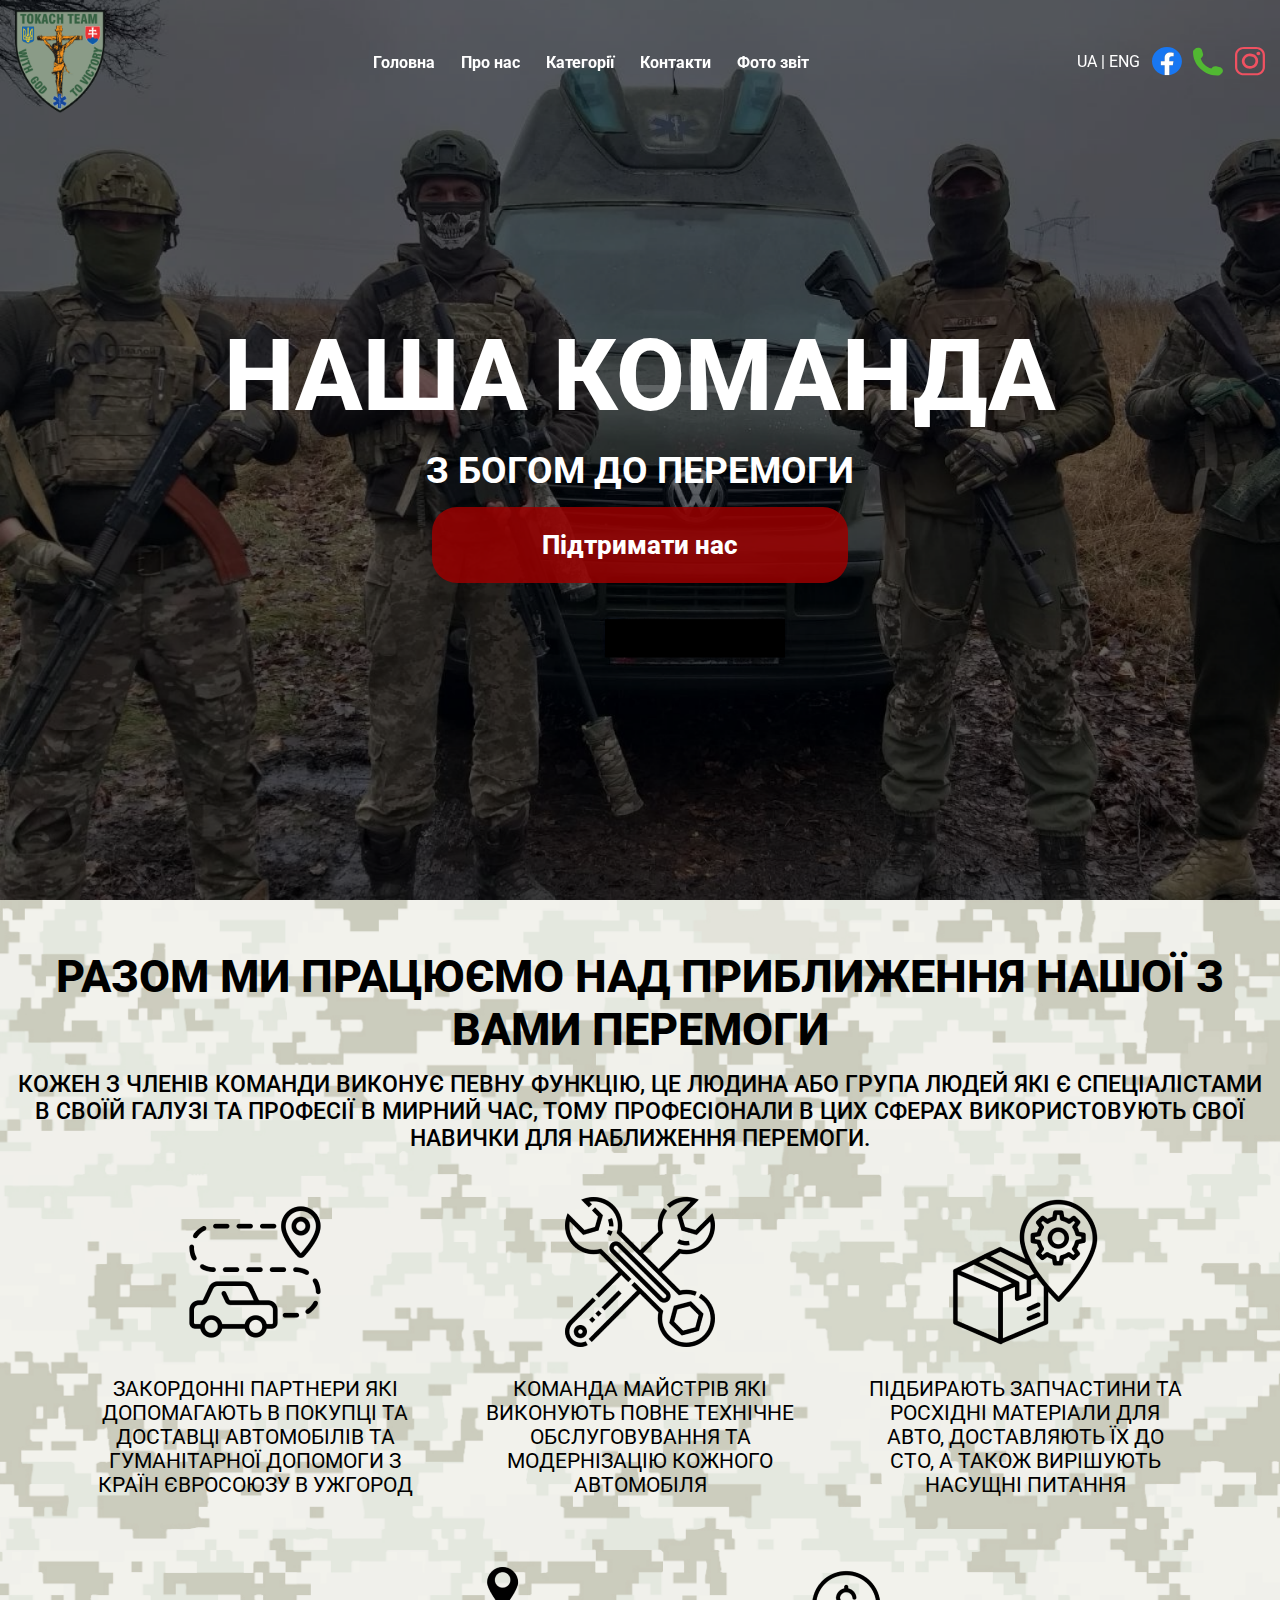
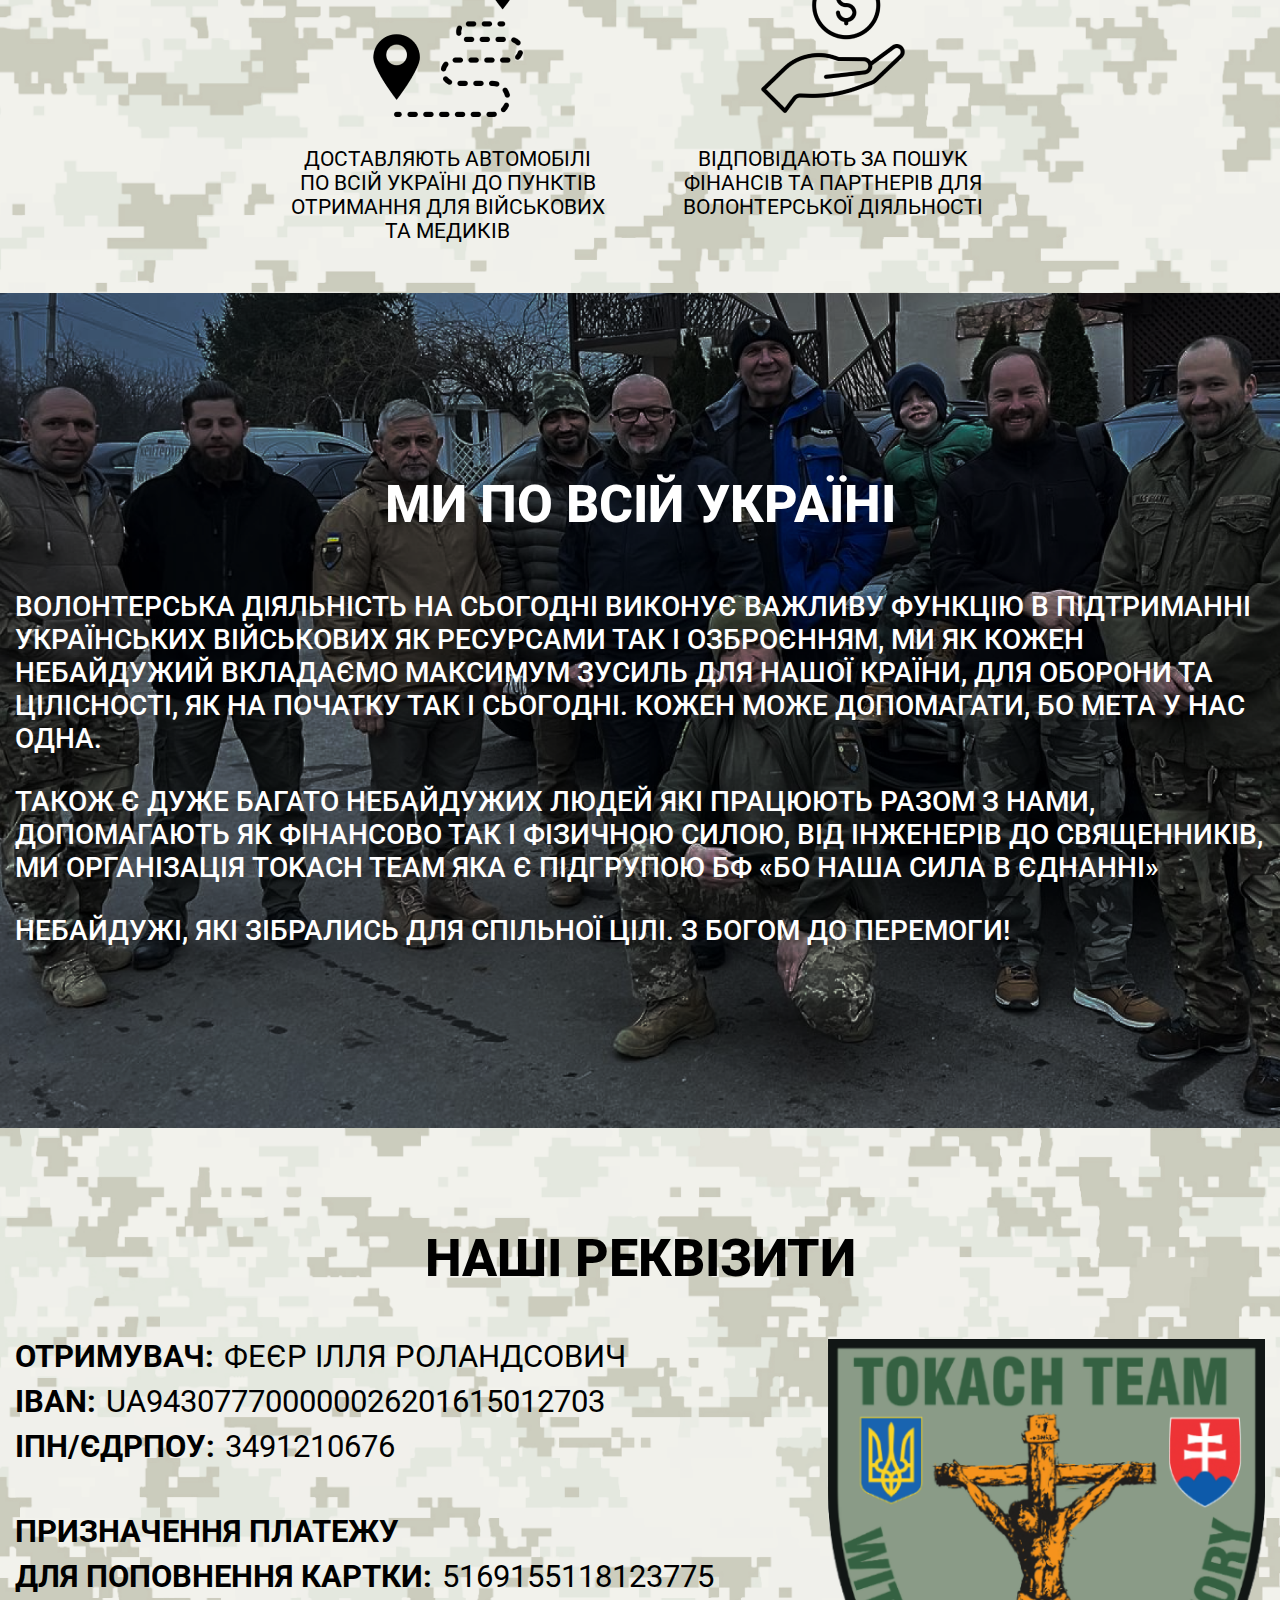
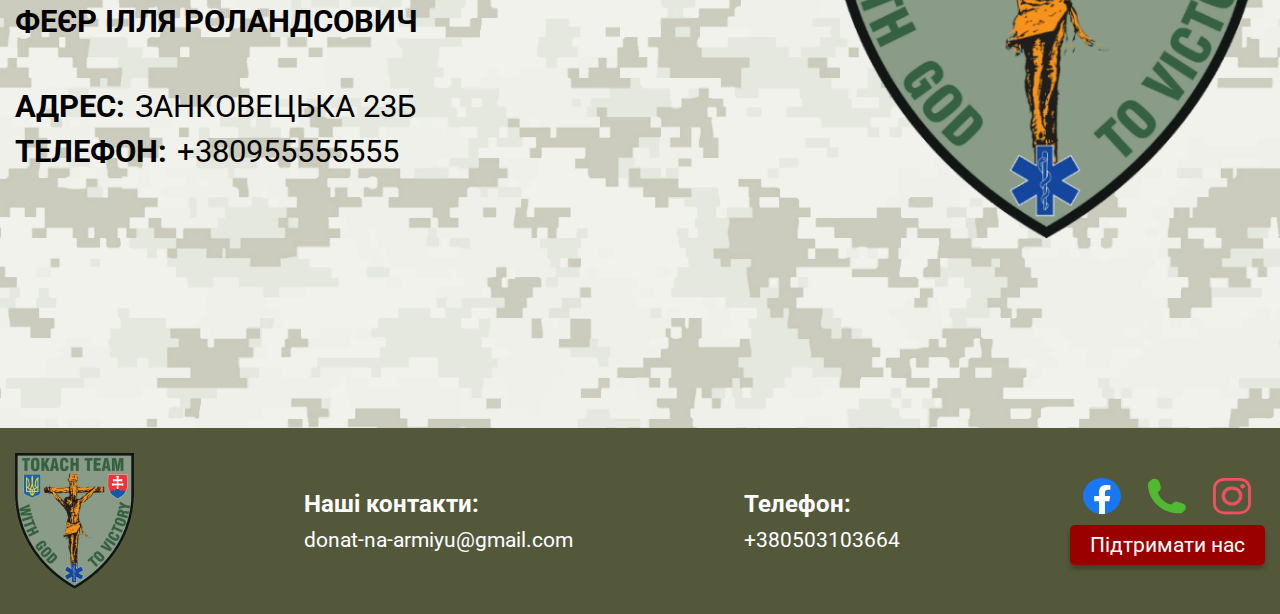
<file: about.html>
<!DOCTYPE html>
<html lang="en">

<head>
	<title>Позашляховики</title>
	<meta charset="UTF-8">
	<meta name="format-detection" content="telephone=no">
	<!-- <style>body{opacity: 0;}</style> -->
	<link rel="stylesheet" href="css/style.min.css?_v=20240618172508">
	<!-- <meta name="robots" content="noindex, nofollow"> -->
	<meta name="viewport" content="width=device-width, initial-scale=1.0">
</head>

<body>
	<div class="wrapper">
		<header data-scroll="160" class="header">
			<div class="header__container">
				<a href="index.html" class="header__logo">
					<img src="img/home/header/logo.png" alt="logo">
				</a>
				<div class="header__menu menu">
					<nav class="menu__body">
						<ul class="menu__list">
							<li class="menu__item"><a href="index.html" class="menu__link">Головна</a></li>
							<li class="menu__item"><a href="about.html" class="menu__link">Про нас</a></li>
							<li class="menu__item"><a href="" class="menu__link">Категорії</a></li>
							<li class="menu__item"><a href="" class="menu__link">Контакти</a></li>
							<li class="menu__item"><a href="photo.html" class="menu__link">Фото звіт</a></li>
						</ul>
					</nav>
				</div>
				<div class="header__actions actions-header">
					<div class="actions-header__language language-actions">
						<a href="#" class="language-actions__link">UA</a>
						<span>|</span>
						<a href="#" class="language-actions__link">ENG</a>
					</div>
					<div class="actions-header__socials socials-actions">
						<a href="" class="socials-actions__facebook">
							<img src="img/home/header/facebook.svg" alt="Image">
						</a>
						<a href="" class="socials-actions__phone">
							<img src="img/home/header/phone.svg" alt="Image">
						</a>
						<a href="" class="socials-actions__instagram">
							<img src="img/home/header/instagram.svg" alt="Image">
						</a>
					</div>
					<button type="button" class="menu__icon icon-menu"><span></span></button>
				</div>
			</div>
		</header>
		<main class="page">
			<section class="hero">
				<div class="hero__container">
					<h1 class="hero__title">Наша команда</h1>
					<p class="hero__description">З богом до перемоги</p>
					<a href="#" class="hero__btn">Підтримати нас</a>
				</div>
			</section>
			<section class="about about-about">
				<div class="about__container about-about__container">
					<div class="about-about__title">Разом ми працюємо над приближення нашої з вами перемоги</div>
					<div class="about-about__subtitle">
						Кожен з членів команди виконує певну функцію, це людина або група людей які є спеціалістами в своїй галузі та професії в мирний час, тому професіонали в цих сферах використовують свої навички для наближення перемоги.
					</div>
					<div class="about-about__items">
						<div class="about-about__item">
							<div class="about-about__image"><img src="img/about/icon1.png" alt=""></div>

							<p class="about-about__text">Закордонні партнери які допомагають в покупці та доставці автомобілів та гуманітарної допомоги з країн Євросоюзу в Ужгород

							</p>
						</div>
						<div class="about-about__item">
							<div class="about-about__image"><img src="img/about/icon2.png" alt=""></div>
							<p class="about-about__text">Команда майстрів які виконують повне технічне обслуговування та модернізацію кожного автомобіля

							</p>
						</div>
						<div class="about-about__item">
							<div class="about-about__image"><img src="img/about/icon3.png" alt=""></div>
							<p class="about-about__text">Підбирають запчастини та росхідні матеріали для авто, доставляють їх до СТО, а також вирішують насущні питання

							</p>
						</div>
						<div class="about-about__item">
							<div class="about-about__image"><img src="img/about/icon4.png" alt=""></div>
							<p class="about-about__text">Доставляють автомобілі по всій Україні до пунктів отримання для військових та медиків

							</p>
						</div>
						<div class="about-about__item">
							<div class="about-about__image"><img src="img/about/icon5.png" alt=""></div>
							<p class="about-about__text">Відповідають за пошук фінансів та партнерів для волонтерської діяльності

							</p>
						</div>
					</div>
				</div>
			</section>

			<section class="about-bg count">
				<div class="count__container">
					<h1 class="count__title">Ми по всій україні</h1>

					<div class="count__text">
						<p class="count__abzac">
							Волонтерська діяльність на сьогодні виконує важливу функцію в підтриманні українських військових як ресурсами так і озброєнням, ми як кожен небайдужий вкладаємо максимум зусиль для нашої країни, для оборони та цілісності, як на початку так і сьогодні. Кожен може допомагати, бо мета у нас одна.
						</p>
						<p class="count__abzac">
							також є дуже багато небайдужих людей які працюють разом з нами, допомагають як фінансово так і фізичною силою, від інженерів до священників, ми організація TOKACH TEAM яка є підгрупою БФ «БО НАША СИЛА В ЄДНАННІ»
						</p>
						<p class="count__abzac">
							Небайдужі, які зібрались для спільної цілі. З БОГОМ ДО ПЕРЕМОГИ!
						</p>

					</div>


				</div>
			</section>
			<section class="about about-pozshlahovik">
				<div class="about__container about-pozshlahovik__container">
					<div class="about-pozshlahovik__title">Наші реквізити</div>
					<div class="about-pozshlahovik__info about-pozshlahovik-info">
						<div class="about-pozshlahovik-info__text text-pozshlahovik">
							<div class="text-pozshlahovik__top">
								<div class="text-pozshlahovik__item">
									<span class="text-pozshlahovik__bold">Отримувач:</span>
									<p class="text-pozshlahovik__reg">ФЕЄР ІЛЛЯ РОЛАНДСОВИЧ</p>
								</div>
								<div class="text-pozshlahovik__item">
									<span class="text-pozshlahovik__bold">IBAN:</span>
									<p class="text-pozshlahovik__reg">UA943077700000026201615012703</p>
								</div>
								<div class="text-pozshlahovik__item">
									<span class="text-pozshlahovik__bold">ІПН/ЄДРПОУ:</span>
									<p class="text-pozshlahovik__reg">3491210676</p>
								</div>

							</div>
							<div class="text-pozshlahovik__mid">
								<div class="text-pozshlahovik__item">
									<span class="text-pozshlahovik__bold">Призначення платежу</span>
								</div>
								<div class="text-pozshlahovik__item">
									<span class="text-pozshlahovik__bold">Для поповнення картки:</span>
									<p class="text-pozshlahovik__reg">5169155118123775</p>
								</div>
								<div class="text-pozshlahovik__item">
									<span class="text-pozshlahovik__bold">ФЕЄР ІЛЛЯ РОЛАНДСОВИЧ</span>
								</div>
							</div>
							<div class="text-pozshlahovik__bottom">
								<div class="text-pozshlahovik__item">
									<span class="text-pozshlahovik__bold">Адрес:</span>
									<p class="text-pozshlahovik__reg">Занковецька 23Б</p>
								</div>
								<div class="text-pozshlahovik__item">
									<span class="text-pozshlahovik__bold">Телефон:</span>
									<p class="text-pozshlahovik__reg">+380955555555</p>
								</div>
							</div>
						</div>
						<div class="about-pozshlahovik-info__logo">
							<img src="img/pozashlahovik/rekvizit/logo.png" alt="Image">
						</div>
					</div>
				</div>
			</section>
		</main>
		<footer class="footer">
			<div class="footer__container">
				<div class="footer__logo">
					<img src="img/home/header/logo.png" alt="Image">
				</div>
				<div class="footer__contacts contacts-footer">
					<h2 class="contacts-footer__title">Наші контакти:</h2>
					<a href="mailto:donat-na-armiyu@gmail.com" class="contacts-footer__mail">donat-na-armiyu@gmail.com</a>
				</div>
				<div class="footer__phone phone-footer">
					<h2 class="phone-footer__title">Телефон:</h2>
					<a href="tel:+380503103664" class="phone-footer__phone">+380503103664</a>
				</div>
				<div class="footer__action action-footer">
					<div class="action-footer__social social-footer">
						<a href="" class="social-footer__item">
							<img src="img/home/header/facebook.svg" alt="Image">
						</a>
						<a href="tel:+380503103664" class="social-footer__item">
							<img src="img/home/header/phone.svg" alt="Image">
						</a>
						<a href="" class="social-footer__item">
							<img src="img/home/header/instagram.svg" alt="Image">
						</a>
					</div>
					<a href="about.html" class="action-footer__button">Підтримати нас</a>
				</div>
			</div>
		</footer>
	</div>
	<script src="js/app.min.js?_v=20240618172508"></script>
	<div id="popup" aria-hidden="true" class="popup popup__hyundai">
		<div class="popup__wrapper">
			<div class="popup__content">
				<button data-close type="button" class="popup__close">+</button>
				<div class="popup__text">
					<div class="popup__contents contents-popup">
						<div class="contents-popup__img">
							<img src="img/donate/Hyundaipopup.png" alt="Image">
						</div>
						<div class="contents-popup__text">
							На сьогодні відкрито збір коштів на цей (данний) автомобіль
							Hyundai santa fe, який потрібен для виконання службових
							завдань Центру розвідки північ в/ч ХХ 22, потрібна ( потребуємо)
							сума в 5000 євро євро (чи грн.) за для купівлі його та переміщення
							в зону бойових дій.
						</div>
					</div>
					<a href="about.html" class="popup__btn">Підтримайте нас</a>
				</div>
			</div>
		</div>
	</div>


	<div id="popup" aria-hidden="true" class="popup popup__Evakuator">
		<div class="popup__wrapper">
			<div class="popup__content">
				<button data-close type="button" class="popup__close">+</button>
				<div class="popup__text">
					<div class="popup__contents contents-popup">
						<div class="contents-popup__img">
							<img src="img/donate/Evakuatorpopup.png" alt="Image">
						</div>
						<div class="contents-popup__text">
							Цей автомобіль – евакуатор (виконує функції евакуатора),
							який є безкоштовними для перевезення (транспорту)
							пошкодженних автомобілів силових струкитур ( військовослужбовців)
							під час виконання бойових завдань.
						</div>
					</div>
					<a href="about.html" class="popup__btn">Підтримайте нас</a>
				</div>
			</div>
		</div>
	</div>

	<div id="popup" aria-hidden="true" class="popup popup__mbm">
		<div class="popup__wrapper">
			<div class="popup__content">
				<button data-close type="button" class="popup__close">+</button>
				<div class="popup__text">
					<div class="popup__contents contents-popup">
						<div class="contents-popup__img">
							<img src="img/donate/mbmpopup.png" alt="Image">
						</div>
						<div class="contents-popup__text">
							Цей автомобіль – евакуатор (виконує функції евакуатора),
							який є безкоштовними для перевезення (транспорту)
							пошкодженних автомобілів силових струкитур ( військовослужбовців)
							під час виконання бойових завдань.
						</div>
					</div>
					<a href="about.html" class="popup__btn">Підтримайте нас</a>
				</div>
			</div>
		</div>
	</div>


	<div id="popup" aria-hidden="true" class="popup popup__svidka">
		<div class="popup__wrapper">
			<div class="popup__content">
				<button data-close type="button" class="popup__close">+</button>
				<div class="popup__text">
					<div class="popup__contents contents-popup">
						<div class="contents-popup__img">
							<img src="img/donate/svidkapopup.png" alt="Image">
						</div>
						<div class="contents-popup__text">
							Карета швидкої #100 в данний момент виконує доставку поранених
							військових до пунку мед частини. В розпорядженні медичної роти
							"БУРЕВІЙ"це є перша президентська бригада національної гвардії
							України, данний автомобіль знаходиться в експлуатації на
							Леманському напрямку, є потреба в коштах на обслуговування
							автомобіля, для продовження виконання евакуації.
						</div>
					</div>
					<a href="about.html" class="popup__btn">Підтримайте нас</a>
				</div>
			</div>
		</div>
	</div>


	<div id="popup" aria-hidden="true" class="popup popup__teplo">
		<div class="popup__wrapper">
			<div class="popup__content">
				<button data-close type="button" class="popup__close">+</button>
				<div class="popup__text">
					<div class="popup__contents contents-popup">
						<div class="contents-popup__img">
							<img src="img/donate/teplopopup.png" alt="Image">
						</div>
						<div class="contents-popup__text">
							Терміновий збір на тепловізор та ноутбук для 38 ОСБ (21 ОМБр).
							Нажаль ситуація на фронті зараз дуже важка, але незважаючи ні
							на що, наші воїни продовжують виборювати нашу з Вами свободу
							і можливість мирного життя (жити). При виконанні завдань було
							втрачено дороговартісний тепловізор AGM, але це ніщо в порівнянні
							з людським життям наша ціль 150 000 грн. Дуже просимо долучитися
							до збору. Тепловізор-це очі, які допомагають нашим захисникам
							бачити вночі, саме тоді коли ворог має найбільшу активність!
						</div>
					</div>
					<a href="about.html" class="popup__btn">Підтримайте нас</a>
				</div>
			</div>
		</div>
	</div>


	<div id="popup" aria-hidden="true" class="popup popup__Gumanitarka">
		<div class="popup__wrapper">
			<div class="popup__content">
				<button data-close type="button" class="popup__close">+</button>
				<div class="popup__text">
					<div class="popup__contents contents-popup">
						<div class="contents-popup__img">
							<img src="img/donate/gumonitarkapopup.png" alt="Image">
						</div>
						<div class="contents-popup__text">
							Ми постійно збираємо допомогу нашим солдатам у
							вигляді харчів, медикаментів, медичного обладнанння
							для найскорішої перемоги
						</div>
					</div>
					<a href="about.html" class="popup__btn">Підтримайте нас</a>
				</div>
			</div>
		</div>
	</div>


	<div id="popup" aria-hidden="true" class="popup popup__opel">
		<div class="popup__wrapper">
			<div class="popup__content">
				<button data-close type="button" class="popup__close">+</button>
				<div class="popup__text">
					<div class="popup__contents contents-popup">
						<div class="contents-popup__img">
							<img src="img/donate/opelpopup.png" alt="Image">
						</div>
						<div class="contents-popup__text">
							Ми постійно збираємо допомогу нашим солдатам у вигляді харчів,
							медикаментів, медичного обладнанння для найскорішої перемоги
						</div>
					</div>
					<a href="about.html" class="popup__btn">Підтримайте нас</a>
				</div>
			</div>
		</div>
	</div>


	<div id="popup" aria-hidden="true" class="popup popup__iveco">
		<div class="popup__wrapper">
			<div class="popup__content">
				<button data-close type="button" class="popup__close">+</button>
				<div class="popup__text">
					<div class="popup__contents contents-popup">
						<div class="contents-popup__img">
							<img src="img/donate/ivecopopup.png" alt="Image">
						</div>
						<div class="contents-popup__text">
							На сьогодні відкрито збір коштів на данний автомобіль Iveco Daily,
							який потрібен для виконання службових завдань,
							потребуємо сумму в 5000 євро для купівлі його та
							переміщення в зону бойових дій.
						</div>
					</div>
					<a href="about.html" class="popup__btn">Підтримайте нас</a>
				</div>
			</div>
		</div>
	</div>
</body>

</html>
</file>
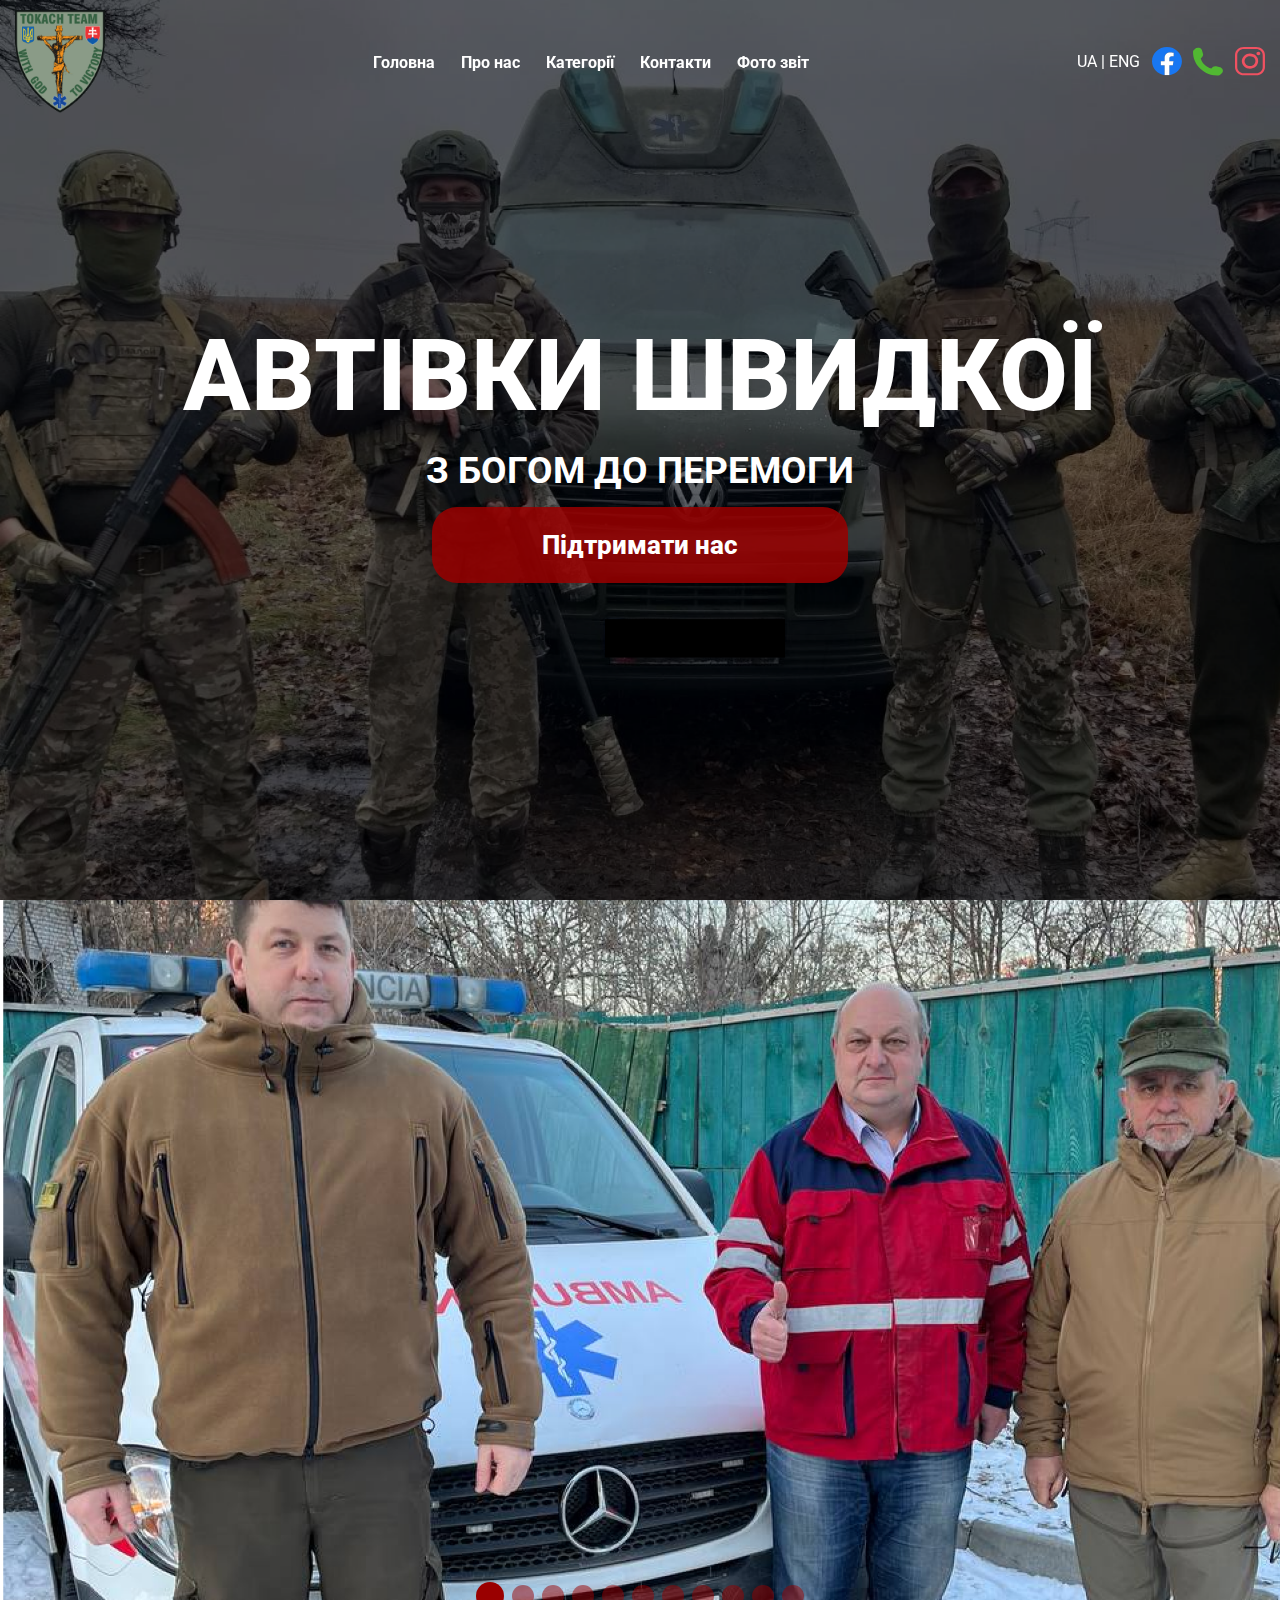
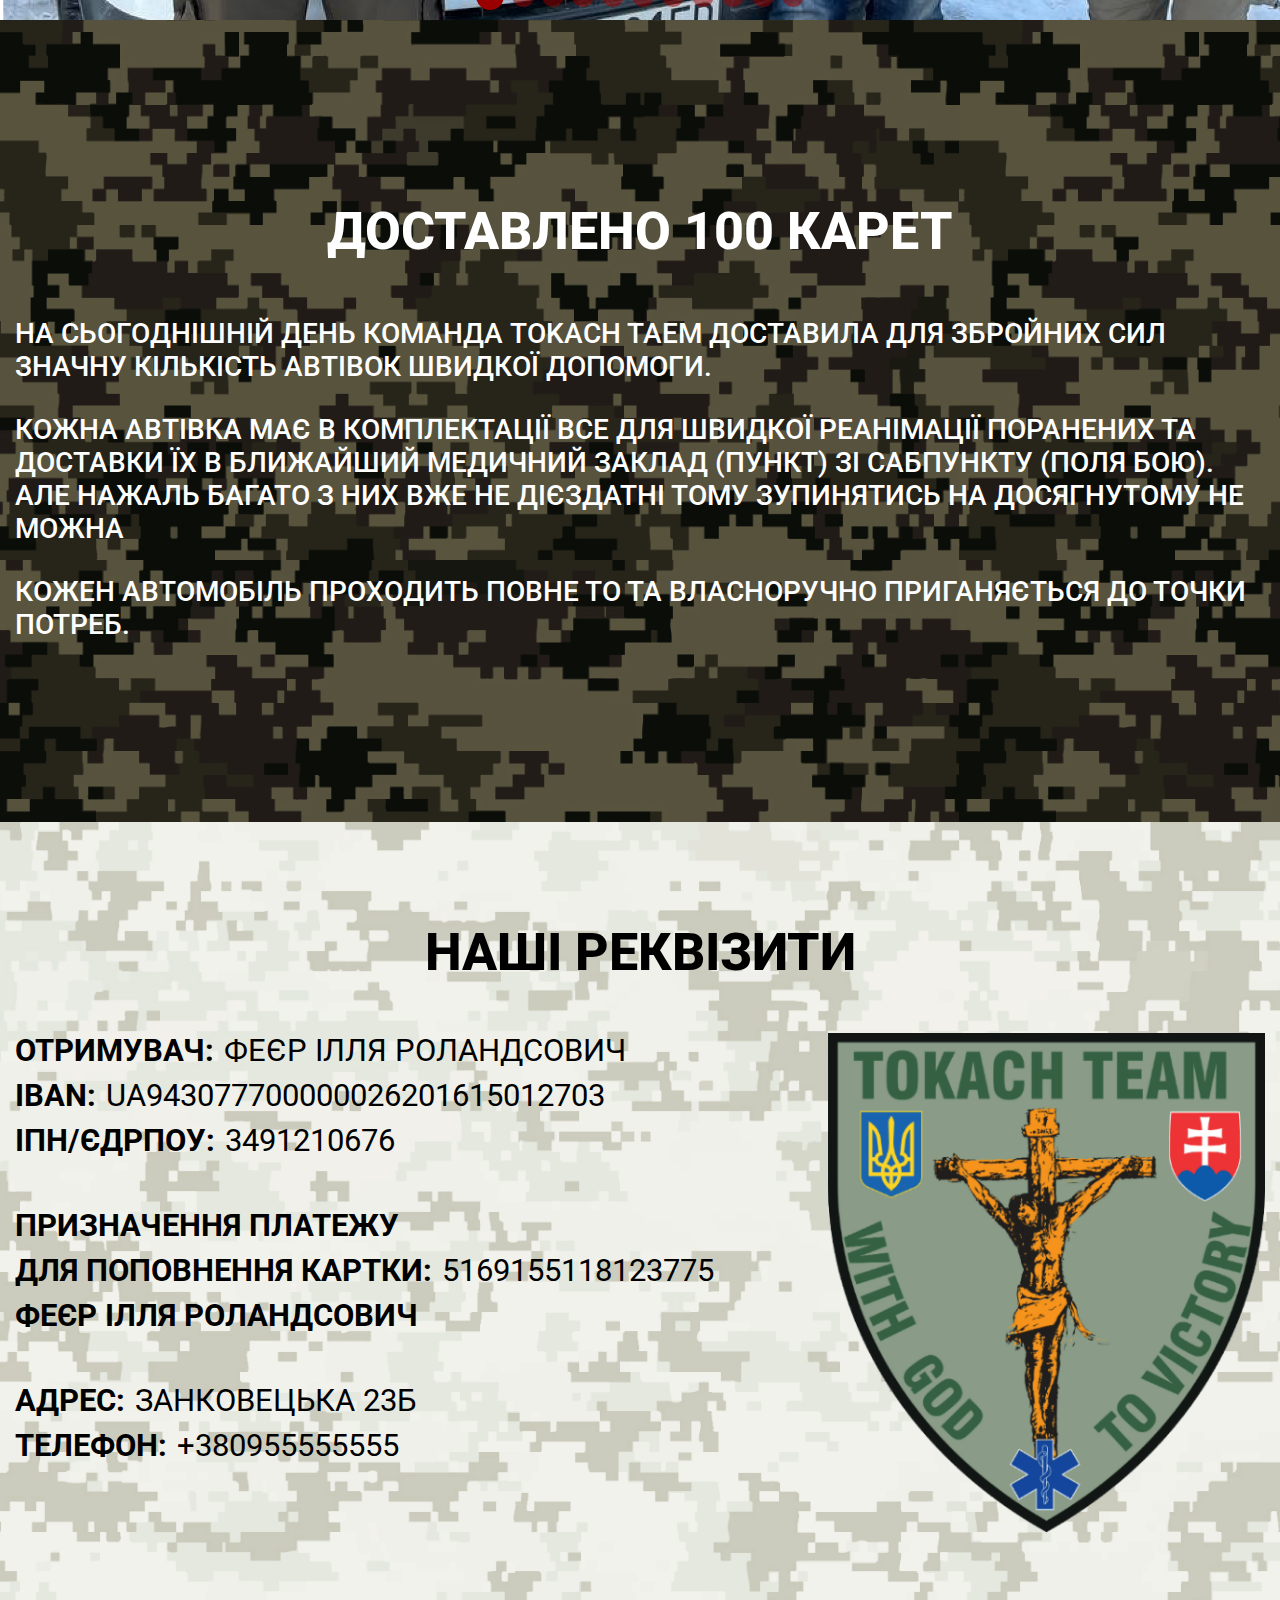
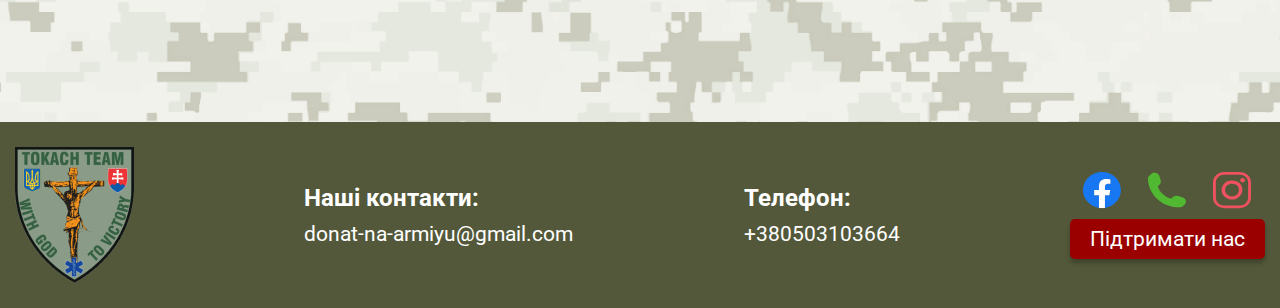
<file: ambulance.html>
<!DOCTYPE html>
<html lang="en">

<head>
	<title>Позашляховики</title>
	<meta charset="UTF-8">
	<meta name="format-detection" content="telephone=no">
	<!-- <style>body{opacity: 0;}</style> -->
	<link rel="stylesheet" href="css/style.min.css?_v=20240618172508">
	<!-- <meta name="robots" content="noindex, nofollow"> -->
	<meta name="viewport" content="width=device-width, initial-scale=1.0">
</head>

<body>
	<div class="wrapper">
		<header data-scroll="160" class="header">
			<div class="header__container">
				<a href="index.html" class="header__logo">
					<img src="img/home/header/logo.png" alt="logo">
				</a>
				<div class="header__menu menu">
					<nav class="menu__body">
						<ul class="menu__list">
							<li class="menu__item"><a href="index.html" class="menu__link">Головна</a></li>
							<li class="menu__item"><a href="about.html" class="menu__link">Про нас</a></li>
							<li class="menu__item"><a href="" class="menu__link">Категорії</a></li>
							<li class="menu__item"><a href="" class="menu__link">Контакти</a></li>
							<li class="menu__item"><a href="photo.html" class="menu__link">Фото звіт</a></li>
						</ul>
					</nav>
				</div>
				<div class="header__actions actions-header">
					<div class="actions-header__language language-actions">
						<a href="#" class="language-actions__link">UA</a>
						<span>|</span>
						<a href="#" class="language-actions__link">ENG</a>
					</div>
					<div class="actions-header__socials socials-actions">
						<a href="" class="socials-actions__facebook">
							<img src="img/home/header/facebook.svg" alt="Image">
						</a>
						<a href="" class="socials-actions__phone">
							<img src="img/home/header/phone.svg" alt="Image">
						</a>
						<a href="" class="socials-actions__instagram">
							<img src="img/home/header/instagram.svg" alt="Image">
						</a>
					</div>
					<button type="button" class="menu__icon icon-menu"><span></span></button>
				</div>
			</div>
		</header>
		<main class="page">
			<section class="hero">
				<div class="hero__container">
					<h1 class="hero__title">Автівки швидкої</h1>
					<p class="hero__description">З богом до перемоги</p>
					<a href="#" class="hero__btn">Підтримати нас</a>
				</div>
			</section>
			<section class="pozashlahovik">
				<!-- Оболонка слайдера -->
				<div class="pozashlahovik__slider swiper">
					<!-- Частина слайдера, що рухається -->
					<div class="pozashlahovik__wrapper swiper-wrapper">
						<!-- Слайд -->
						<div class="pozashlahovik__slide swiper-slide">
							<img src="img/ambulance/1.png" alt="Image">
						</div>
						<div class="pozashlahovik__slide swiper-slide">
							<img src="img/ambulance/2.png" alt="Image">
						</div>
						<div class="pozashlahovik__slide swiper-slide">
							<img src="img/ambulance/3.png" alt="Image">
						</div>
						<div class="pozashlahovik__slide swiper-slide">
							<img src="img/ambulance/4.png" alt="Image">
						</div>
						<div class="pozashlahovik__slide swiper-slide">
							<img src="img/ambulance/5.png" alt="Image">
						</div>
						<div class="pozashlahovik__slide swiper-slide">
							<img src="img/ambulance/6.png" alt="Image">
						</div>
						<div class="pozashlahovik__slide swiper-slide">
							<img src="img/ambulance/7.png" alt="Image">
						</div>
						<div class="pozashlahovik__slide swiper-slide">
							<img src="img/ambulance/8.png" alt="Image">
						</div>
						<div class="pozashlahovik__slide swiper-slide">
							<img src="img/ambulance/9.png" alt="Image">
						</div>
						<div class="pozashlahovik__slide swiper-slide">
							<img src="img/ambulance/10.png" alt="Image">
						</div>
						<div class="pozashlahovik__slide swiper-slide">
							<img src="img/ambulance/11.png" alt="Image">
						</div>
					</div>
					<!-- Якщо потрібна пагінація -->
					<div class="swiper-pagination__pozashlahovik"></div>
				</div>
			</section>

			<section class="category count">
				<div class="count__container">
					<h1 class="count__title">Доставлено 100 карет</h1>

					<div class="count__text">
						<p class="count__abzac">
							На сьогоднішній день команда TOKACH TAEM доставила для збройних сил значну кількість автівок швидкої допомоги.
						</p>
						<p class="count__abzac">
							кожна автівка має в комплектації все для швидкої реанімації поранених та доставки їх в ближайший медичний заклад (пункт) зі сабпункту (поля бою). але нажаль багато з них вже не дієздатні тому зупинятись на досягнутому не можна
						</p>
						<p class="count__abzac">
							кожен автомобіль проходить повне ТО та власноручно приганяється до точки потреб.
						</p>

					</div>


				</div>
			</section>
			<section class="about about-pozshlahovik">
				<div class="about__container about-pozshlahovik__container">
					<div class="about-pozshlahovik__title">Наші реквізити</div>
					<div class="about-pozshlahovik__info about-pozshlahovik-info">
						<div class="about-pozshlahovik-info__text text-pozshlahovik">
							<div class="text-pozshlahovik__top">
								<div class="text-pozshlahovik__item">
									<span class="text-pozshlahovik__bold">Отримувач:</span>
									<p class="text-pozshlahovik__reg">ФЕЄР ІЛЛЯ РОЛАНДСОВИЧ</p>
								</div>
								<div class="text-pozshlahovik__item">
									<span class="text-pozshlahovik__bold">IBAN:</span>
									<p class="text-pozshlahovik__reg">UA943077700000026201615012703</p>
								</div>
								<div class="text-pozshlahovik__item">
									<span class="text-pozshlahovik__bold">ІПН/ЄДРПОУ:</span>
									<p class="text-pozshlahovik__reg">3491210676</p>
								</div>

							</div>
							<div class="text-pozshlahovik__mid">
								<div class="text-pozshlahovik__item">
									<span class="text-pozshlahovik__bold">Призначення платежу</span>
								</div>
								<div class="text-pozshlahovik__item">
									<span class="text-pozshlahovik__bold">Для поповнення картки:</span>
									<p class="text-pozshlahovik__reg">5169155118123775</p>
								</div>
								<div class="text-pozshlahovik__item">
									<span class="text-pozshlahovik__bold">ФЕЄР ІЛЛЯ РОЛАНДСОВИЧ</span>
								</div>
							</div>
							<div class="text-pozshlahovik__bottom">
								<div class="text-pozshlahovik__item">
									<span class="text-pozshlahovik__bold">Адрес:</span>
									<p class="text-pozshlahovik__reg">Занковецька 23Б</p>
								</div>
								<div class="text-pozshlahovik__item">
									<span class="text-pozshlahovik__bold">Телефон:</span>
									<p class="text-pozshlahovik__reg">+380955555555</p>
								</div>
							</div>
						</div>
						<div class="about-pozshlahovik-info__logo">
							<img src="img/pozashlahovik/rekvizit/logo.png" alt="Image">
						</div>
					</div>
				</div>
			</section>
		</main>
		<footer class="footer">
			<div class="footer__container">
				<div class="footer__logo">
					<img src="img/home/header/logo.png" alt="Image">
				</div>
				<div class="footer__contacts contacts-footer">
					<h2 class="contacts-footer__title">Наші контакти:</h2>
					<a href="mailto:donat-na-armiyu@gmail.com" class="contacts-footer__mail">donat-na-armiyu@gmail.com</a>
				</div>
				<div class="footer__phone phone-footer">
					<h2 class="phone-footer__title">Телефон:</h2>
					<a href="tel:+380503103664" class="phone-footer__phone">+380503103664</a>
				</div>
				<div class="footer__action action-footer">
					<div class="action-footer__social social-footer">
						<a href="" class="social-footer__item">
							<img src="img/home/header/facebook.svg" alt="Image">
						</a>
						<a href="tel:+380503103664" class="social-footer__item">
							<img src="img/home/header/phone.svg" alt="Image">
						</a>
						<a href="" class="social-footer__item">
							<img src="img/home/header/instagram.svg" alt="Image">
						</a>
					</div>
					<a href="about.html" class="action-footer__button">Підтримати нас</a>
				</div>
			</div>
		</footer>
	</div>
	<script src="js/app.min.js?_v=20240618172508"></script>
	<div id="popup" aria-hidden="true" class="popup popup__hyundai">
		<div class="popup__wrapper">
			<div class="popup__content">
				<button data-close type="button" class="popup__close">+</button>
				<div class="popup__text">
					<div class="popup__contents contents-popup">
						<div class="contents-popup__img">
							<img src="img/donate/Hyundaipopup.png" alt="Image">
						</div>
						<div class="contents-popup__text">
							На сьогодні відкрито збір коштів на цей (данний) автомобіль
							Hyundai santa fe, який потрібен для виконання службових
							завдань Центру розвідки північ в/ч ХХ 22, потрібна ( потребуємо)
							сума в 5000 євро євро (чи грн.) за для купівлі його та переміщення
							в зону бойових дій.
						</div>
					</div>
					<a href="about.html" class="popup__btn">Підтримайте нас</a>
				</div>
			</div>
		</div>
	</div>


	<div id="popup" aria-hidden="true" class="popup popup__Evakuator">
		<div class="popup__wrapper">
			<div class="popup__content">
				<button data-close type="button" class="popup__close">+</button>
				<div class="popup__text">
					<div class="popup__contents contents-popup">
						<div class="contents-popup__img">
							<img src="img/donate/Evakuatorpopup.png" alt="Image">
						</div>
						<div class="contents-popup__text">
							Цей автомобіль – евакуатор (виконує функції евакуатора),
							який є безкоштовними для перевезення (транспорту)
							пошкодженних автомобілів силових струкитур ( військовослужбовців)
							під час виконання бойових завдань.
						</div>
					</div>
					<a href="about.html" class="popup__btn">Підтримайте нас</a>
				</div>
			</div>
		</div>
	</div>

	<div id="popup" aria-hidden="true" class="popup popup__mbm">
		<div class="popup__wrapper">
			<div class="popup__content">
				<button data-close type="button" class="popup__close">+</button>
				<div class="popup__text">
					<div class="popup__contents contents-popup">
						<div class="contents-popup__img">
							<img src="img/donate/mbmpopup.png" alt="Image">
						</div>
						<div class="contents-popup__text">
							Цей автомобіль – евакуатор (виконує функції евакуатора),
							який є безкоштовними для перевезення (транспорту)
							пошкодженних автомобілів силових струкитур ( військовослужбовців)
							під час виконання бойових завдань.
						</div>
					</div>
					<a href="about.html" class="popup__btn">Підтримайте нас</a>
				</div>
			</div>
		</div>
	</div>


	<div id="popup" aria-hidden="true" class="popup popup__svidka">
		<div class="popup__wrapper">
			<div class="popup__content">
				<button data-close type="button" class="popup__close">+</button>
				<div class="popup__text">
					<div class="popup__contents contents-popup">
						<div class="contents-popup__img">
							<img src="img/donate/svidkapopup.png" alt="Image">
						</div>
						<div class="contents-popup__text">
							Карета швидкої #100 в данний момент виконує доставку поранених
							військових до пунку мед частини. В розпорядженні медичної роти
							"БУРЕВІЙ"це є перша президентська бригада національної гвардії
							України, данний автомобіль знаходиться в експлуатації на
							Леманському напрямку, є потреба в коштах на обслуговування
							автомобіля, для продовження виконання евакуації.
						</div>
					</div>
					<a href="about.html" class="popup__btn">Підтримайте нас</a>
				</div>
			</div>
		</div>
	</div>


	<div id="popup" aria-hidden="true" class="popup popup__teplo">
		<div class="popup__wrapper">
			<div class="popup__content">
				<button data-close type="button" class="popup__close">+</button>
				<div class="popup__text">
					<div class="popup__contents contents-popup">
						<div class="contents-popup__img">
							<img src="img/donate/teplopopup.png" alt="Image">
						</div>
						<div class="contents-popup__text">
							Терміновий збір на тепловізор та ноутбук для 38 ОСБ (21 ОМБр).
							Нажаль ситуація на фронті зараз дуже важка, але незважаючи ні
							на що, наші воїни продовжують виборювати нашу з Вами свободу
							і можливість мирного життя (жити). При виконанні завдань було
							втрачено дороговартісний тепловізор AGM, але це ніщо в порівнянні
							з людським життям наша ціль 150 000 грн. Дуже просимо долучитися
							до збору. Тепловізор-це очі, які допомагають нашим захисникам
							бачити вночі, саме тоді коли ворог має найбільшу активність!
						</div>
					</div>
					<a href="about.html" class="popup__btn">Підтримайте нас</a>
				</div>
			</div>
		</div>
	</div>


	<div id="popup" aria-hidden="true" class="popup popup__Gumanitarka">
		<div class="popup__wrapper">
			<div class="popup__content">
				<button data-close type="button" class="popup__close">+</button>
				<div class="popup__text">
					<div class="popup__contents contents-popup">
						<div class="contents-popup__img">
							<img src="img/donate/gumonitarkapopup.png" alt="Image">
						</div>
						<div class="contents-popup__text">
							Ми постійно збираємо допомогу нашим солдатам у
							вигляді харчів, медикаментів, медичного обладнанння
							для найскорішої перемоги
						</div>
					</div>
					<a href="about.html" class="popup__btn">Підтримайте нас</a>
				</div>
			</div>
		</div>
	</div>


	<div id="popup" aria-hidden="true" class="popup popup__opel">
		<div class="popup__wrapper">
			<div class="popup__content">
				<button data-close type="button" class="popup__close">+</button>
				<div class="popup__text">
					<div class="popup__contents contents-popup">
						<div class="contents-popup__img">
							<img src="img/donate/opelpopup.png" alt="Image">
						</div>
						<div class="contents-popup__text">
							Ми постійно збираємо допомогу нашим солдатам у вигляді харчів,
							медикаментів, медичного обладнанння для найскорішої перемоги
						</div>
					</div>
					<a href="about.html" class="popup__btn">Підтримайте нас</a>
				</div>
			</div>
		</div>
	</div>


	<div id="popup" aria-hidden="true" class="popup popup__iveco">
		<div class="popup__wrapper">
			<div class="popup__content">
				<button data-close type="button" class="popup__close">+</button>
				<div class="popup__text">
					<div class="popup__contents contents-popup">
						<div class="contents-popup__img">
							<img src="img/donate/ivecopopup.png" alt="Image">
						</div>
						<div class="contents-popup__text">
							На сьогодні відкрито збір коштів на данний автомобіль Iveco Daily,
							який потрібен для виконання службових завдань,
							потребуємо сумму в 5000 євро для купівлі його та
							переміщення в зону бойових дій.
						</div>
					</div>
					<a href="about.html" class="popup__btn">Підтримайте нас</a>
				</div>
			</div>
		</div>
	</div>
</body>

</html>
</file>
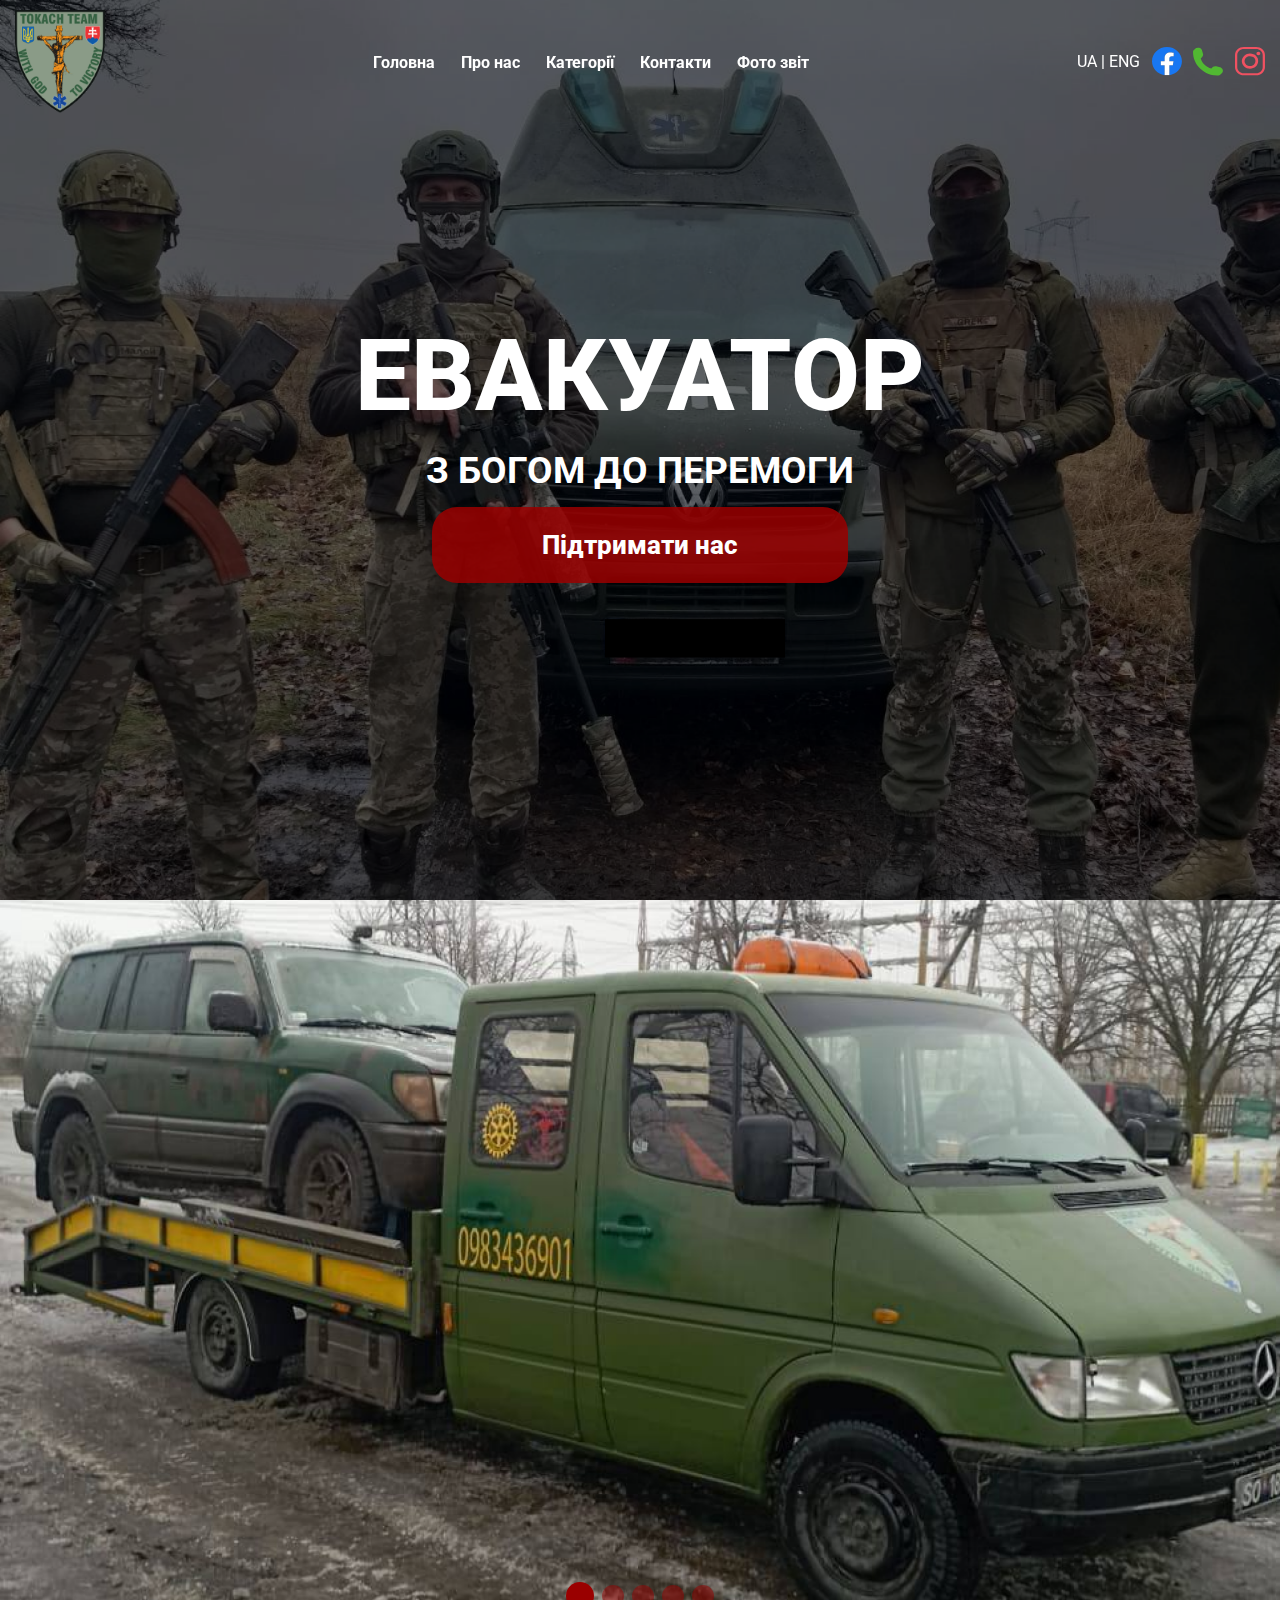
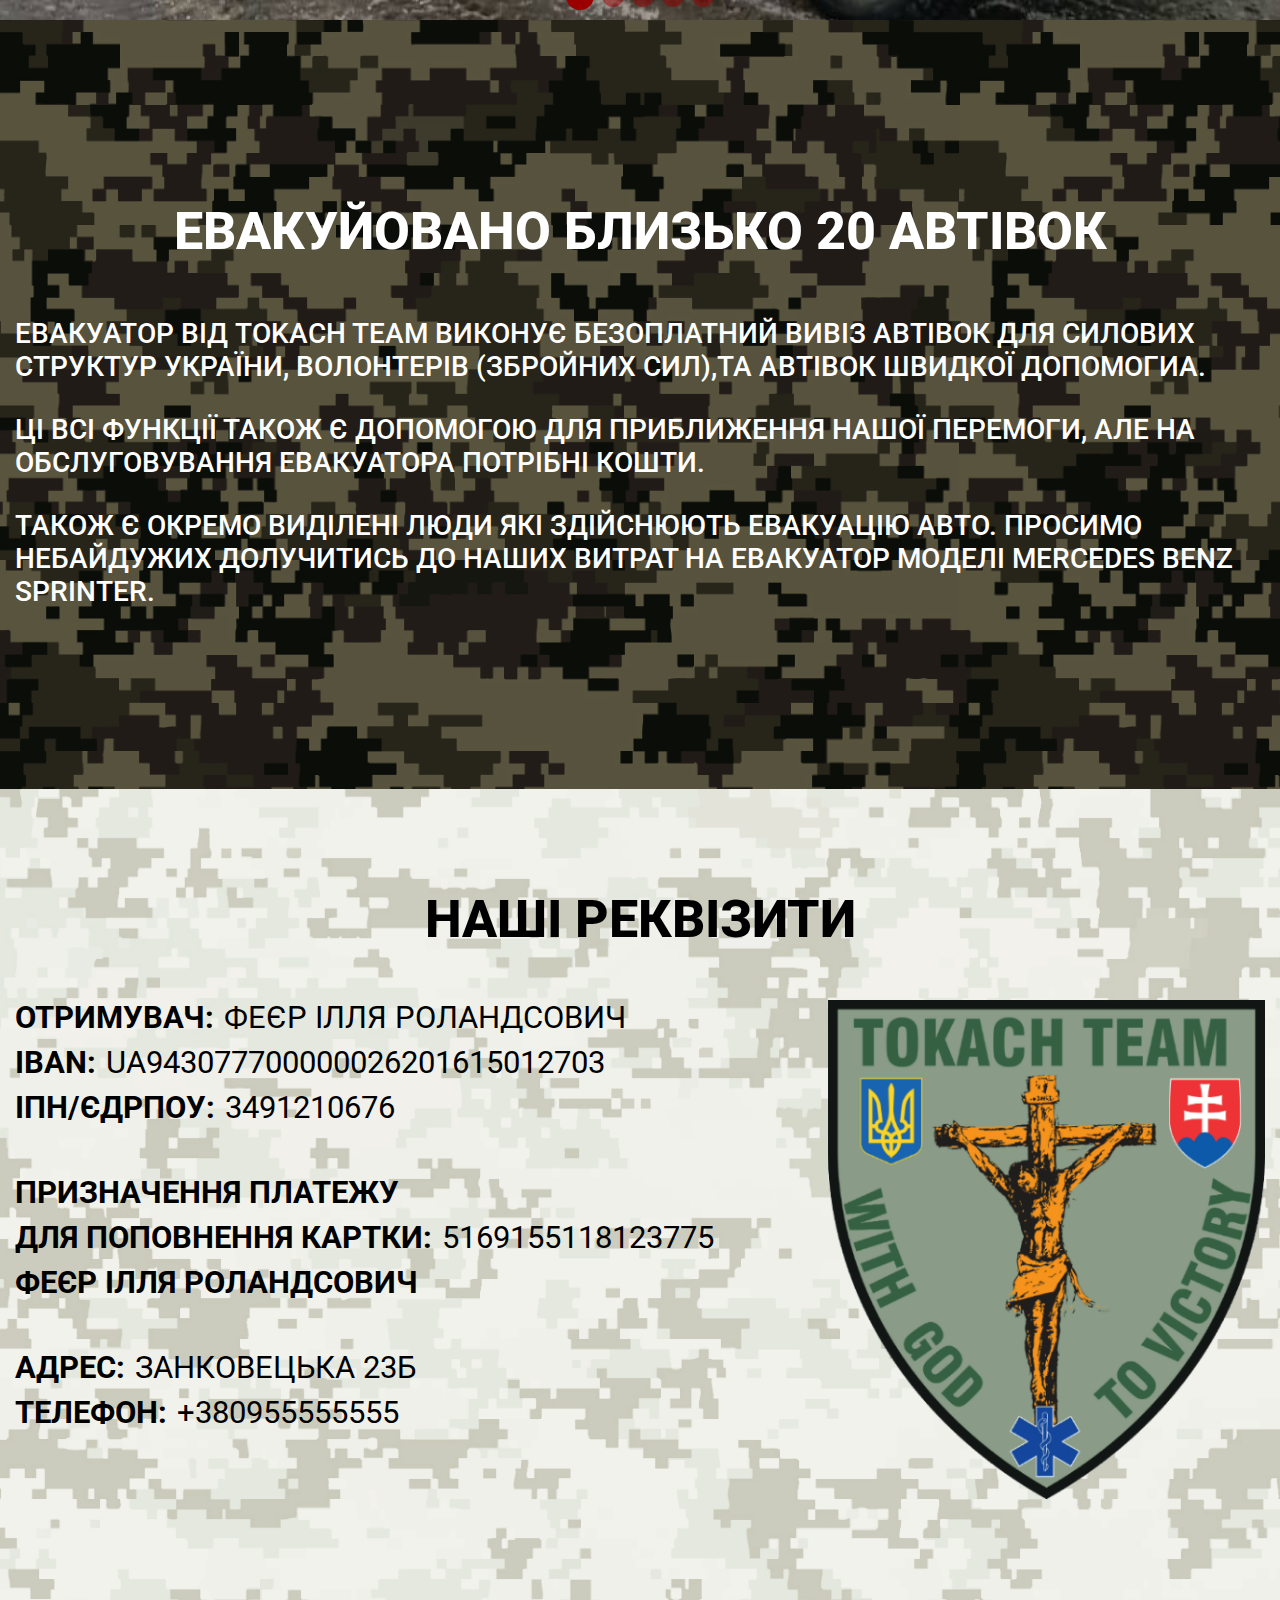
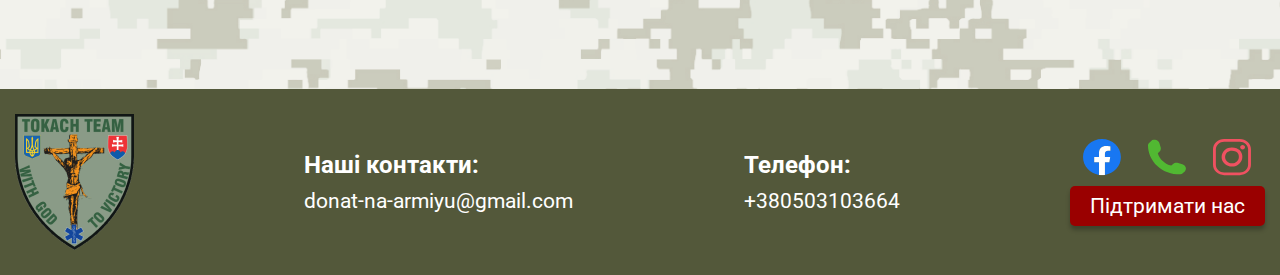
<file: evakuator.html>
<!DOCTYPE html>
<html lang="en">

<head>
	<title>Позашляховики</title>
	<meta charset="UTF-8">
	<meta name="format-detection" content="telephone=no">
	<!-- <style>body{opacity: 0;}</style> -->
	<link rel="stylesheet" href="css/style.min.css?_v=20240618172508">
	<!-- <meta name="robots" content="noindex, nofollow"> -->
	<meta name="viewport" content="width=device-width, initial-scale=1.0">
</head>

<body>
	<div class="wrapper">
		<header data-scroll="160" class="header">
			<div class="header__container">
				<a href="index.html" class="header__logo">
					<img src="img/home/header/logo.png" alt="logo">
				</a>
				<div class="header__menu menu">
					<nav class="menu__body">
						<ul class="menu__list">
							<li class="menu__item"><a href="index.html" class="menu__link">Головна</a></li>
							<li class="menu__item"><a href="about.html" class="menu__link">Про нас</a></li>
							<li class="menu__item"><a href="" class="menu__link">Категорії</a></li>
							<li class="menu__item"><a href="" class="menu__link">Контакти</a></li>
							<li class="menu__item"><a href="photo.html" class="menu__link">Фото звіт</a></li>
						</ul>
					</nav>
				</div>
				<div class="header__actions actions-header">
					<div class="actions-header__language language-actions">
						<a href="#" class="language-actions__link">UA</a>
						<span>|</span>
						<a href="#" class="language-actions__link">ENG</a>
					</div>
					<div class="actions-header__socials socials-actions">
						<a href="" class="socials-actions__facebook">
							<img src="img/home/header/facebook.svg" alt="Image">
						</a>
						<a href="" class="socials-actions__phone">
							<img src="img/home/header/phone.svg" alt="Image">
						</a>
						<a href="" class="socials-actions__instagram">
							<img src="img/home/header/instagram.svg" alt="Image">
						</a>
					</div>
					<button type="button" class="menu__icon icon-menu"><span></span></button>
				</div>
			</div>
		</header>
		<main class="page">
			<section class="hero">
				<div class="hero__container">
					<h1 class="hero__title">Евакуатор</h1>
					<p class="hero__description">З богом до перемоги</p>
					<a href="#" class="hero__btn">Підтримати нас</a>
				</div>
			</section>
			<section class="pozashlahovik">
				<!-- Оболонка слайдера -->
				<div class="pozashlahovik__slider swiper">
					<!-- Частина слайдера, що рухається -->
					<div class="pozashlahovik__wrapper swiper-wrapper">
						<!-- Слайд -->
						<div class="pozashlahovik__slide swiper-slide">
							<img src="img/evakuator/1.png" alt="Image">
						</div>
						<div class="pozashlahovik__slide swiper-slide">
							<img src="img/evakuator/2.png" alt="Image">
						</div>
						<div class="pozashlahovik__slide swiper-slide">
							<img src="img/evakuator/3.png" alt="Image">
						</div>
						<div class="pozashlahovik__slide swiper-slide">
							<img src="img/evakuator/4.png" alt="Image">
						</div>
						<div class="pozashlahovik__slide swiper-slide">
							<img src="img/evakuator/5.png" alt="Image">
						</div>
					</div>
					<!-- Якщо потрібна пагінація -->
					<div class="swiper-pagination__pozashlahovik"></div>
				</div>
			</section>

			<section class="category count">
				<div class="count__container">
					<h1 class="count__title">евакуйовано близько 20 автівок</h1>

					<div class="count__text">
						<p class="count__abzac">
							Евакуатор від TOKACH TEAM виконує безоплатний вивіз автівок для силових структур України, волонтерів (збройних сил),та автівок швидкої допомогиа.
						</p>
						<p class="count__abzac">
							ці всі функції також є допомогою для приближення нашої перемоги, але на обслуговування евакуатора потрібні кошти.
						</p>
						<p class="count__abzac">
							також є окремо виділені люди які здійснюють евакуацію авто. просимо небайдужих долучитись до наших витрат на Евакуатор моделі Mercedes Benz Sprinter.
						</p>

					</div>


				</div>
			</section>
			<section class="about about-pozshlahovik">
				<div class="about__container about-pozshlahovik__container">
					<div class="about-pozshlahovik__title">Наші реквізити</div>
					<div class="about-pozshlahovik__info about-pozshlahovik-info">
						<div class="about-pozshlahovik-info__text text-pozshlahovik">
							<div class="text-pozshlahovik__top">
								<div class="text-pozshlahovik__item">
									<span class="text-pozshlahovik__bold">Отримувач:</span>
									<p class="text-pozshlahovik__reg">ФЕЄР ІЛЛЯ РОЛАНДСОВИЧ</p>
								</div>
								<div class="text-pozshlahovik__item">
									<span class="text-pozshlahovik__bold">IBAN:</span>
									<p class="text-pozshlahovik__reg">UA943077700000026201615012703</p>
								</div>
								<div class="text-pozshlahovik__item">
									<span class="text-pozshlahovik__bold">ІПН/ЄДРПОУ:</span>
									<p class="text-pozshlahovik__reg">3491210676</p>
								</div>

							</div>
							<div class="text-pozshlahovik__mid">
								<div class="text-pozshlahovik__item">
									<span class="text-pozshlahovik__bold">Призначення платежу</span>
								</div>
								<div class="text-pozshlahovik__item">
									<span class="text-pozshlahovik__bold">Для поповнення картки:</span>
									<p class="text-pozshlahovik__reg">5169155118123775</p>
								</div>
								<div class="text-pozshlahovik__item">
									<span class="text-pozshlahovik__bold">ФЕЄР ІЛЛЯ РОЛАНДСОВИЧ</span>
								</div>
							</div>
							<div class="text-pozshlahovik__bottom">
								<div class="text-pozshlahovik__item">
									<span class="text-pozshlahovik__bold">Адрес:</span>
									<p class="text-pozshlahovik__reg">Занковецька 23Б</p>
								</div>
								<div class="text-pozshlahovik__item">
									<span class="text-pozshlahovik__bold">Телефон:</span>
									<p class="text-pozshlahovik__reg">+380955555555</p>
								</div>
							</div>
						</div>
						<div class="about-pozshlahovik-info__logo">
							<img src="img/pozashlahovik/rekvizit/logo.png" alt="Image">
						</div>
					</div>
				</div>
			</section>
		</main>
		<footer class="footer">
			<div class="footer__container">
				<div class="footer__logo">
					<img src="img/home/header/logo.png" alt="Image">
				</div>
				<div class="footer__contacts contacts-footer">
					<h2 class="contacts-footer__title">Наші контакти:</h2>
					<a href="mailto:donat-na-armiyu@gmail.com" class="contacts-footer__mail">donat-na-armiyu@gmail.com</a>
				</div>
				<div class="footer__phone phone-footer">
					<h2 class="phone-footer__title">Телефон:</h2>
					<a href="tel:+380503103664" class="phone-footer__phone">+380503103664</a>
				</div>
				<div class="footer__action action-footer">
					<div class="action-footer__social social-footer">
						<a href="" class="social-footer__item">
							<img src="img/home/header/facebook.svg" alt="Image">
						</a>
						<a href="tel:+380503103664" class="social-footer__item">
							<img src="img/home/header/phone.svg" alt="Image">
						</a>
						<a href="" class="social-footer__item">
							<img src="img/home/header/instagram.svg" alt="Image">
						</a>
					</div>
					<a href="about.html" class="action-footer__button">Підтримати нас</a>
				</div>
			</div>
		</footer>
	</div>
	<script src="js/app.min.js?_v=20240618172508"></script>
	<div id="popup" aria-hidden="true" class="popup popup__hyundai">
		<div class="popup__wrapper">
			<div class="popup__content">
				<button data-close type="button" class="popup__close">+</button>
				<div class="popup__text">
					<div class="popup__contents contents-popup">
						<div class="contents-popup__img">
							<img src="img/donate/Hyundaipopup.png" alt="Image">
						</div>
						<div class="contents-popup__text">
							На сьогодні відкрито збір коштів на цей (данний) автомобіль
							Hyundai santa fe, який потрібен для виконання службових
							завдань Центру розвідки північ в/ч ХХ 22, потрібна ( потребуємо)
							сума в 5000 євро євро (чи грн.) за для купівлі його та переміщення
							в зону бойових дій.
						</div>
					</div>
					<a href="about.html" class="popup__btn">Підтримайте нас</a>
				</div>
			</div>
		</div>
	</div>


	<div id="popup" aria-hidden="true" class="popup popup__Evakuator">
		<div class="popup__wrapper">
			<div class="popup__content">
				<button data-close type="button" class="popup__close">+</button>
				<div class="popup__text">
					<div class="popup__contents contents-popup">
						<div class="contents-popup__img">
							<img src="img/donate/Evakuatorpopup.png" alt="Image">
						</div>
						<div class="contents-popup__text">
							Цей автомобіль – евакуатор (виконує функції евакуатора),
							який є безкоштовними для перевезення (транспорту)
							пошкодженних автомобілів силових струкитур ( військовослужбовців)
							під час виконання бойових завдань.
						</div>
					</div>
					<a href="about.html" class="popup__btn">Підтримайте нас</a>
				</div>
			</div>
		</div>
	</div>

	<div id="popup" aria-hidden="true" class="popup popup__mbm">
		<div class="popup__wrapper">
			<div class="popup__content">
				<button data-close type="button" class="popup__close">+</button>
				<div class="popup__text">
					<div class="popup__contents contents-popup">
						<div class="contents-popup__img">
							<img src="img/donate/mbmpopup.png" alt="Image">
						</div>
						<div class="contents-popup__text">
							Цей автомобіль – евакуатор (виконує функції евакуатора),
							який є безкоштовними для перевезення (транспорту)
							пошкодженних автомобілів силових струкитур ( військовослужбовців)
							під час виконання бойових завдань.
						</div>
					</div>
					<a href="about.html" class="popup__btn">Підтримайте нас</a>
				</div>
			</div>
		</div>
	</div>


	<div id="popup" aria-hidden="true" class="popup popup__svidka">
		<div class="popup__wrapper">
			<div class="popup__content">
				<button data-close type="button" class="popup__close">+</button>
				<div class="popup__text">
					<div class="popup__contents contents-popup">
						<div class="contents-popup__img">
							<img src="img/donate/svidkapopup.png" alt="Image">
						</div>
						<div class="contents-popup__text">
							Карета швидкої #100 в данний момент виконує доставку поранених
							військових до пунку мед частини. В розпорядженні медичної роти
							"БУРЕВІЙ"це є перша президентська бригада національної гвардії
							України, данний автомобіль знаходиться в експлуатації на
							Леманському напрямку, є потреба в коштах на обслуговування
							автомобіля, для продовження виконання евакуації.
						</div>
					</div>
					<a href="about.html" class="popup__btn">Підтримайте нас</a>
				</div>
			</div>
		</div>
	</div>


	<div id="popup" aria-hidden="true" class="popup popup__teplo">
		<div class="popup__wrapper">
			<div class="popup__content">
				<button data-close type="button" class="popup__close">+</button>
				<div class="popup__text">
					<div class="popup__contents contents-popup">
						<div class="contents-popup__img">
							<img src="img/donate/teplopopup.png" alt="Image">
						</div>
						<div class="contents-popup__text">
							Терміновий збір на тепловізор та ноутбук для 38 ОСБ (21 ОМБр).
							Нажаль ситуація на фронті зараз дуже важка, але незважаючи ні
							на що, наші воїни продовжують виборювати нашу з Вами свободу
							і можливість мирного життя (жити). При виконанні завдань було
							втрачено дороговартісний тепловізор AGM, але це ніщо в порівнянні
							з людським життям наша ціль 150 000 грн. Дуже просимо долучитися
							до збору. Тепловізор-це очі, які допомагають нашим захисникам
							бачити вночі, саме тоді коли ворог має найбільшу активність!
						</div>
					</div>
					<a href="about.html" class="popup__btn">Підтримайте нас</a>
				</div>
			</div>
		</div>
	</div>


	<div id="popup" aria-hidden="true" class="popup popup__Gumanitarka">
		<div class="popup__wrapper">
			<div class="popup__content">
				<button data-close type="button" class="popup__close">+</button>
				<div class="popup__text">
					<div class="popup__contents contents-popup">
						<div class="contents-popup__img">
							<img src="img/donate/gumonitarkapopup.png" alt="Image">
						</div>
						<div class="contents-popup__text">
							Ми постійно збираємо допомогу нашим солдатам у
							вигляді харчів, медикаментів, медичного обладнанння
							для найскорішої перемоги
						</div>
					</div>
					<a href="about.html" class="popup__btn">Підтримайте нас</a>
				</div>
			</div>
		</div>
	</div>


	<div id="popup" aria-hidden="true" class="popup popup__opel">
		<div class="popup__wrapper">
			<div class="popup__content">
				<button data-close type="button" class="popup__close">+</button>
				<div class="popup__text">
					<div class="popup__contents contents-popup">
						<div class="contents-popup__img">
							<img src="img/donate/opelpopup.png" alt="Image">
						</div>
						<div class="contents-popup__text">
							Ми постійно збираємо допомогу нашим солдатам у вигляді харчів,
							медикаментів, медичного обладнанння для найскорішої перемоги
						</div>
					</div>
					<a href="about.html" class="popup__btn">Підтримайте нас</a>
				</div>
			</div>
		</div>
	</div>


	<div id="popup" aria-hidden="true" class="popup popup__iveco">
		<div class="popup__wrapper">
			<div class="popup__content">
				<button data-close type="button" class="popup__close">+</button>
				<div class="popup__text">
					<div class="popup__contents contents-popup">
						<div class="contents-popup__img">
							<img src="img/donate/ivecopopup.png" alt="Image">
						</div>
						<div class="contents-popup__text">
							На сьогодні відкрито збір коштів на данний автомобіль Iveco Daily,
							який потрібен для виконання службових завдань,
							потребуємо сумму в 5000 євро для купівлі його та
							переміщення в зону бойових дій.
						</div>
					</div>
					<a href="about.html" class="popup__btn">Підтримайте нас</a>
				</div>
			</div>
		</div>
	</div>
</body>

</html>
</file>
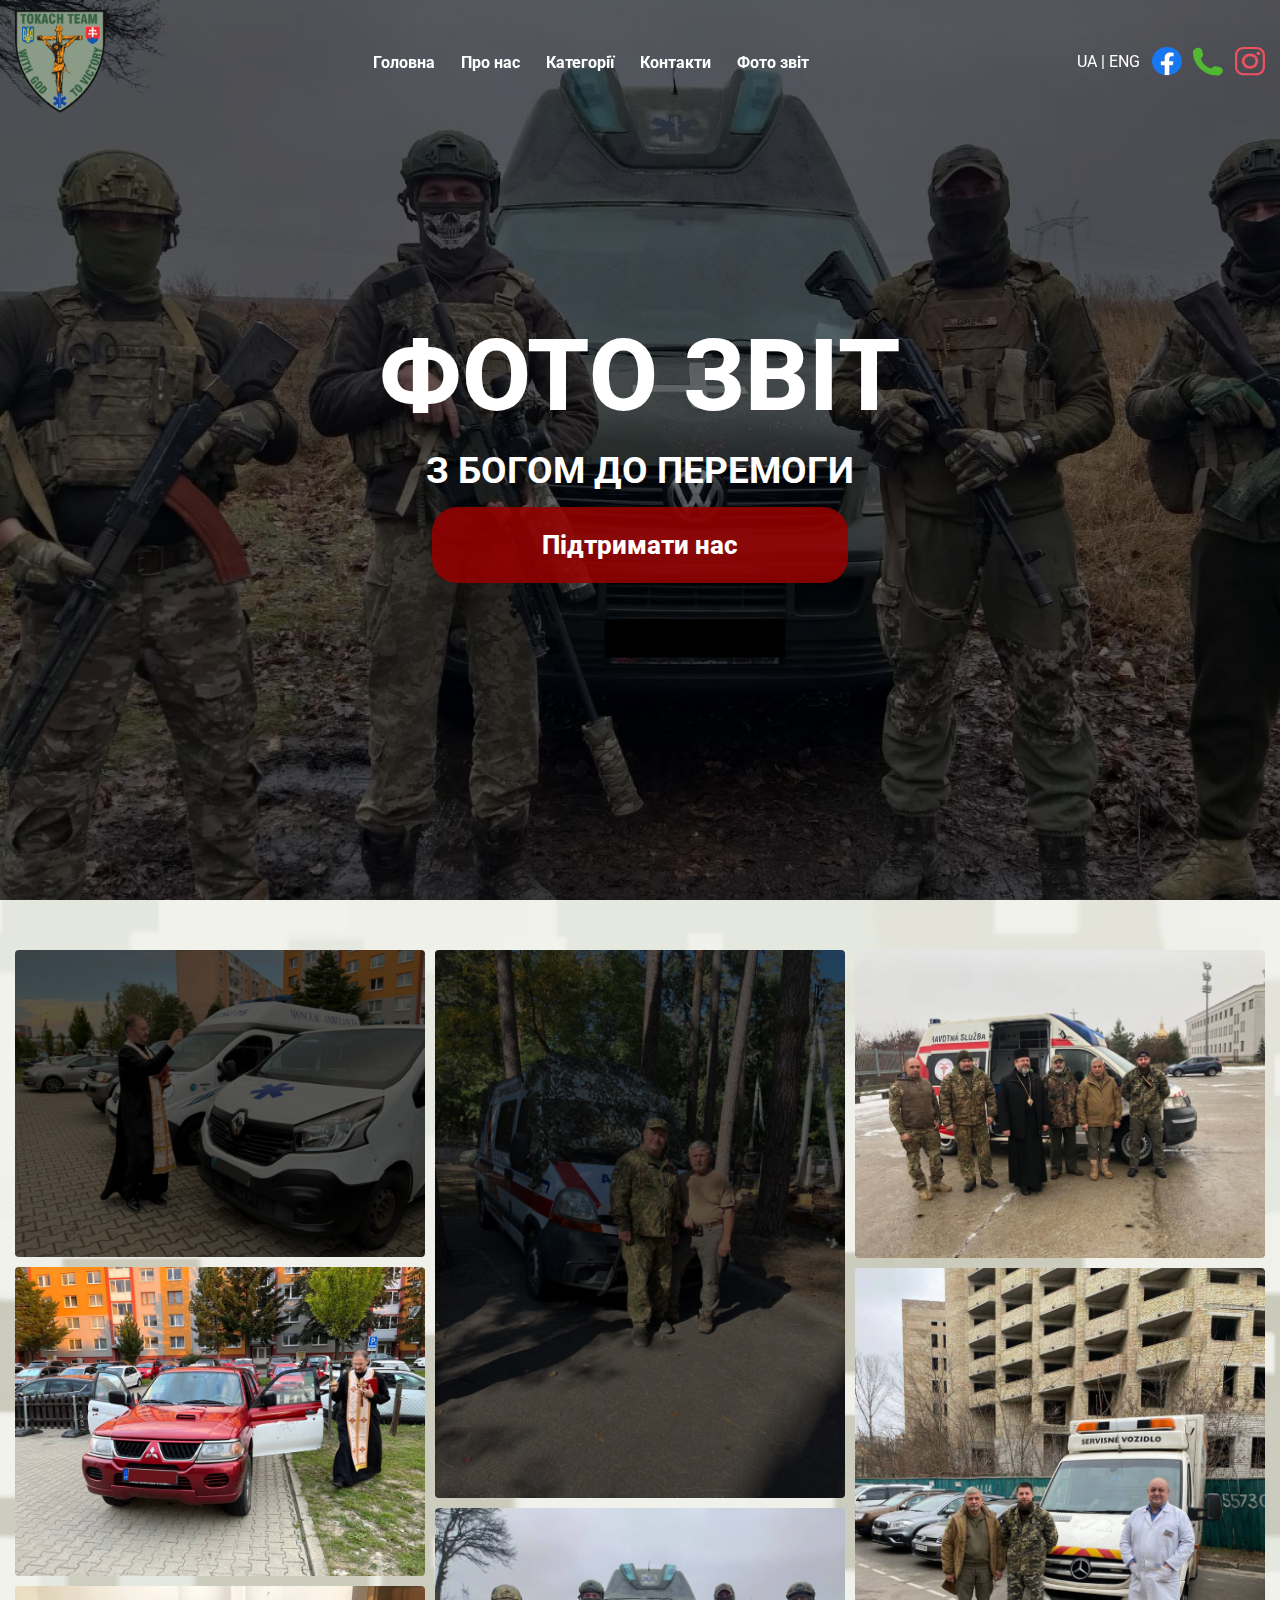
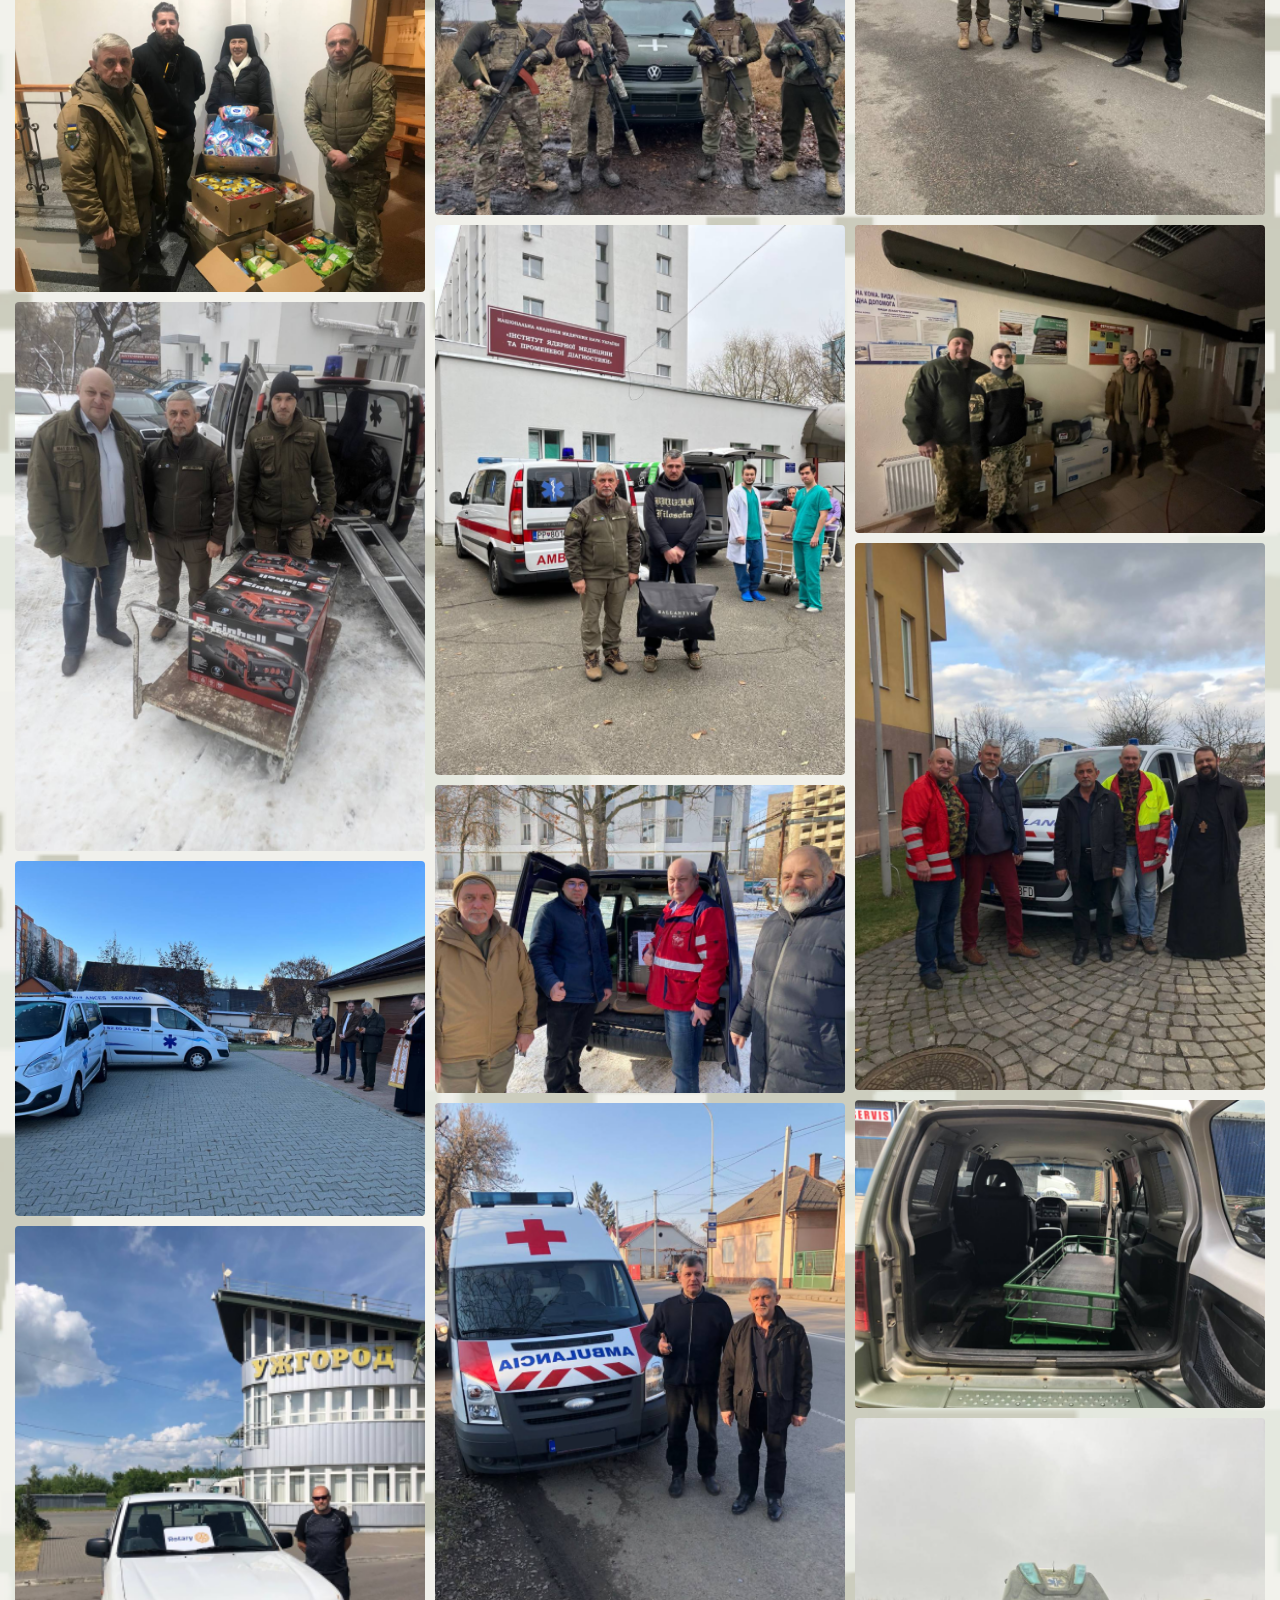
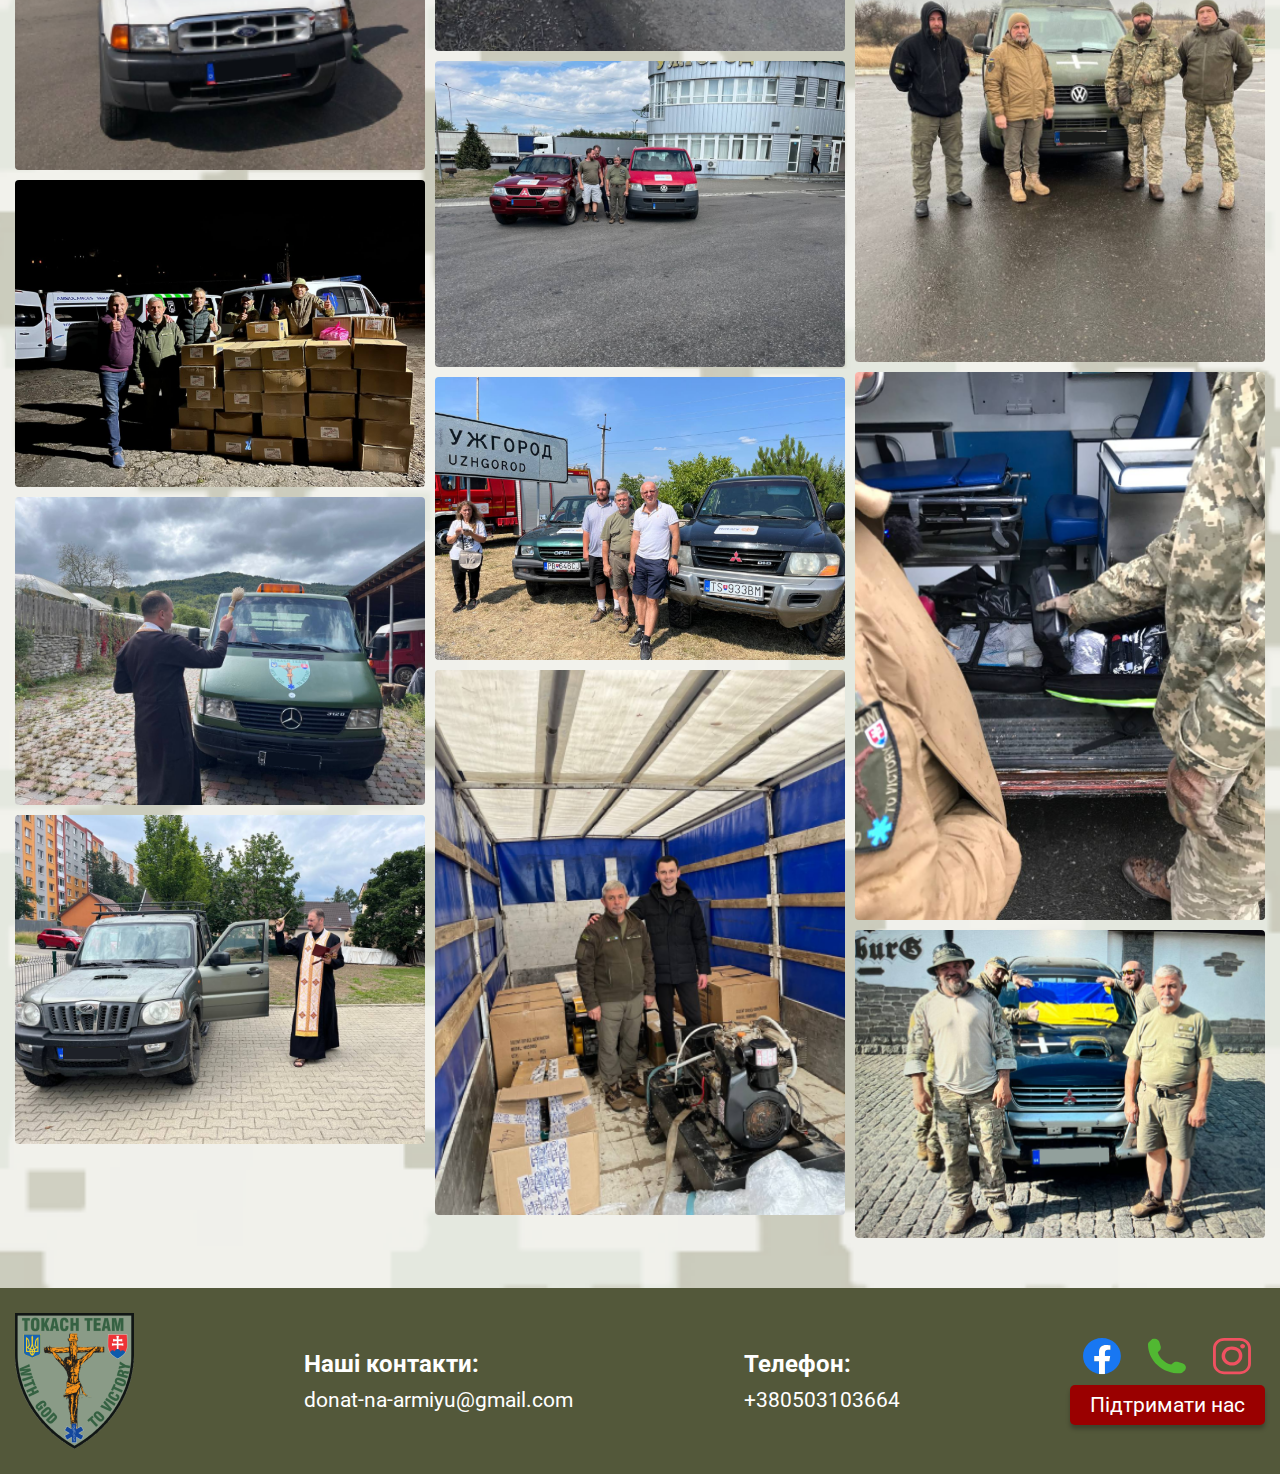
<file: photo.html>
<!DOCTYPE html>
<html lang="en">

<head>
	<title>Фото звіт</title>
	<meta charset="UTF-8">
	<meta name="format-detection" content="telephone=no">
	<!-- <style>body{opacity: 0;}</style> -->
	<link rel="stylesheet" href="css/style.min.css?_v=20240618172508">
	<!-- <meta name="robots" content="noindex, nofollow"> -->
	<meta name="viewport" content="width=device-width, initial-scale=1.0">
</head>

<body>
	<div class="wrapper">
		<header data-scroll="160" class="header">
			<div class="header__container">
				<a href="index.html" class="header__logo">
					<img src="img/home/header/logo.png" alt="logo">
				</a>
				<div class="header__menu menu">
					<nav class="menu__body">
						<ul class="menu__list">
							<li class="menu__item"><a href="index.html" class="menu__link">Головна</a></li>
							<li class="menu__item"><a href="about.html" class="menu__link">Про нас</a></li>
							<li class="menu__item"><a href="" class="menu__link">Категорії</a></li>
							<li class="menu__item"><a href="" class="menu__link">Контакти</a></li>
							<li class="menu__item"><a href="photo.html" class="menu__link">Фото звіт</a></li>
						</ul>
					</nav>
				</div>
				<div class="header__actions actions-header">
					<div class="actions-header__language language-actions">
						<a href="#" class="language-actions__link">UA</a>
						<span>|</span>
						<a href="#" class="language-actions__link">ENG</a>
					</div>
					<div class="actions-header__socials socials-actions">
						<a href="" class="socials-actions__facebook">
							<img src="img/home/header/facebook.svg" alt="Image">
						</a>
						<a href="" class="socials-actions__phone">
							<img src="img/home/header/phone.svg" alt="Image">
						</a>
						<a href="" class="socials-actions__instagram">
							<img src="img/home/header/instagram.svg" alt="Image">
						</a>
					</div>
					<button type="button" class="menu__icon icon-menu"><span></span></button>
				</div>
			</div>
		</header>
		<main class="page">
			<section class="hero">
				<div class="hero__container">
					<h1 class="hero__title">Фото звіт</h1>
					<p class="hero__description">З богом до перемоги</p>
					<a href="#" class="hero__btn">Підтримати нас</a>
				</div>
			</section>
			<section class="about about-photo">
				<div class="about__container">
					<div class="about-photo__box">
						<figure>
							<img class="photo__mansori" src="img/photo/1.png" alt="Image">
						</figure>
						<figure>
							<img class="photo__mansori" src="img/photo/4.png" alt="Image">
						</figure>
						<figure>
							<img class="photo__mansori" src="img/photo/7.png" alt="Image">
						</figure>
						<figure>
							<img class="photo__mansori" src="img/photo/10.png" alt="Image">
						</figure>
						<figure>
							<img class="photo__mansori" src="img/photo/13.png" alt="Image">
						</figure>
						<figure>
							<img class="photo__mansori" src="img/photo/16.png" alt="Image">
						</figure>
						<figure>
							<img class="photo__mansori" src="img/photo/19.png" alt="Image">
						</figure>
						<figure>
							<img class="photo__mansori" src="img/photo/22.png" alt="Image">
						</figure>
						<figure>
							<img class="photo__mansori" src="img/photo/25.png" alt="Image">
						</figure>
						<figure>
							<img class="photo__mansori" src="img/photo/2.png" alt="Image">
						</figure>
						<figure>
							<img class="photo__mansori" src="img/photo/5.png" alt="Image">
						</figure>
						<figure>
							<img class="photo__mansori" src="img/photo/8.png" alt="Image">
						</figure>
						<figure>
							<img class="photo__mansori" src="img/photo/11.png" alt="Image">
						</figure>
						<figure>
							<img class="photo__mansori" src="img/photo/14.png" alt="Image">
						</figure>
						<figure>
							<img class="photo__mansori" src="img/photo/17.png" alt="Image">
						</figure>
						<figure>
							<img class="photo__mansori" src="img/photo/20.png" alt="Image">
						</figure>
						<figure>
							<img class="photo__mansori" src="img/photo/23.png" alt="Image">
						</figure>
						<figure>
							<img class="photo__mansori" src="img/photo/3.png" alt="Image">
						</figure>
						<figure>
							<img class="photo__mansori" src="img/photo/6.png" alt="Image">
						</figure>
						<figure>
							<img class="photo__mansori" src="img/photo/9.png" alt="Image">
						</figure>
						<figure>
							<img class="photo__mansori" src="img/photo/12.png" alt="Image">
						</figure>
						<figure>
							<img class="photo__mansori" src="img/photo/15.png" alt="Image">
						</figure>
						<figure>
							<img class="photo__mansori" src="img/photo/18.png" alt="Image">
						</figure>
						<figure>
							<img class="photo__mansori" src="img/photo/21.png" alt="Image">
						</figure>
						<figure>
							<img class="photo__mansori" src="img/photo/24.png" alt="Image">
						</figure>
					</div>

				</div>
			</section>

		</main>
		<footer class="footer">
			<div class="footer__container">
				<div class="footer__logo">
					<img src="img/home/header/logo.png" alt="Image">
				</div>
				<div class="footer__contacts contacts-footer">
					<h2 class="contacts-footer__title">Наші контакти:</h2>
					<a href="mailto:donat-na-armiyu@gmail.com" class="contacts-footer__mail">donat-na-armiyu@gmail.com</a>
				</div>
				<div class="footer__phone phone-footer">
					<h2 class="phone-footer__title">Телефон:</h2>
					<a href="tel:+380503103664" class="phone-footer__phone">+380503103664</a>
				</div>
				<div class="footer__action action-footer">
					<div class="action-footer__social social-footer">
						<a href="" class="social-footer__item">
							<img src="img/home/header/facebook.svg" alt="Image">
						</a>
						<a href="tel:+380503103664" class="social-footer__item">
							<img src="img/home/header/phone.svg" alt="Image">
						</a>
						<a href="" class="social-footer__item">
							<img src="img/home/header/instagram.svg" alt="Image">
						</a>
					</div>
					<a href="about.html" class="action-footer__button">Підтримати нас</a>
				</div>
			</div>
		</footer>
	</div>
	<script src="js/app.min.js?_v=20240618172508"></script>
	<div id="popup" aria-hidden="true" class="popup popup__hyundai">
		<div class="popup__wrapper">
			<div class="popup__content">
				<button data-close type="button" class="popup__close">+</button>
				<div class="popup__text">
					<div class="popup__contents contents-popup">
						<div class="contents-popup__img">
							<img src="img/donate/Hyundaipopup.png" alt="Image">
						</div>
						<div class="contents-popup__text">
							На сьогодні відкрито збір коштів на цей (данний) автомобіль
							Hyundai santa fe, який потрібен для виконання службових
							завдань Центру розвідки північ в/ч ХХ 22, потрібна ( потребуємо)
							сума в 5000 євро євро (чи грн.) за для купівлі його та переміщення
							в зону бойових дій.
						</div>
					</div>
					<a href="about.html" class="popup__btn">Підтримайте нас</a>
				</div>
			</div>
		</div>
	</div>


	<div id="popup" aria-hidden="true" class="popup popup__Evakuator">
		<div class="popup__wrapper">
			<div class="popup__content">
				<button data-close type="button" class="popup__close">+</button>
				<div class="popup__text">
					<div class="popup__contents contents-popup">
						<div class="contents-popup__img">
							<img src="img/donate/Evakuatorpopup.png" alt="Image">
						</div>
						<div class="contents-popup__text">
							Цей автомобіль – евакуатор (виконує функції евакуатора),
							який є безкоштовними для перевезення (транспорту)
							пошкодженних автомобілів силових струкитур ( військовослужбовців)
							під час виконання бойових завдань.
						</div>
					</div>
					<a href="about.html" class="popup__btn">Підтримайте нас</a>
				</div>
			</div>
		</div>
	</div>

	<div id="popup" aria-hidden="true" class="popup popup__mbm">
		<div class="popup__wrapper">
			<div class="popup__content">
				<button data-close type="button" class="popup__close">+</button>
				<div class="popup__text">
					<div class="popup__contents contents-popup">
						<div class="contents-popup__img">
							<img src="img/donate/mbmpopup.png" alt="Image">
						</div>
						<div class="contents-popup__text">
							Цей автомобіль – евакуатор (виконує функції евакуатора),
							який є безкоштовними для перевезення (транспорту)
							пошкодженних автомобілів силових струкитур ( військовослужбовців)
							під час виконання бойових завдань.
						</div>
					</div>
					<a href="about.html" class="popup__btn">Підтримайте нас</a>
				</div>
			</div>
		</div>
	</div>


	<div id="popup" aria-hidden="true" class="popup popup__svidka">
		<div class="popup__wrapper">
			<div class="popup__content">
				<button data-close type="button" class="popup__close">+</button>
				<div class="popup__text">
					<div class="popup__contents contents-popup">
						<div class="contents-popup__img">
							<img src="img/donate/svidkapopup.png" alt="Image">
						</div>
						<div class="contents-popup__text">
							Карета швидкої #100 в данний момент виконує доставку поранених
							військових до пунку мед частини. В розпорядженні медичної роти
							"БУРЕВІЙ"це є перша президентська бригада національної гвардії
							України, данний автомобіль знаходиться в експлуатації на
							Леманському напрямку, є потреба в коштах на обслуговування
							автомобіля, для продовження виконання евакуації.
						</div>
					</div>
					<a href="about.html" class="popup__btn">Підтримайте нас</a>
				</div>
			</div>
		</div>
	</div>


	<div id="popup" aria-hidden="true" class="popup popup__teplo">
		<div class="popup__wrapper">
			<div class="popup__content">
				<button data-close type="button" class="popup__close">+</button>
				<div class="popup__text">
					<div class="popup__contents contents-popup">
						<div class="contents-popup__img">
							<img src="img/donate/teplopopup.png" alt="Image">
						</div>
						<div class="contents-popup__text">
							Терміновий збір на тепловізор та ноутбук для 38 ОСБ (21 ОМБр).
							Нажаль ситуація на фронті зараз дуже важка, але незважаючи ні
							на що, наші воїни продовжують виборювати нашу з Вами свободу
							і можливість мирного життя (жити). При виконанні завдань було
							втрачено дороговартісний тепловізор AGM, але це ніщо в порівнянні
							з людським життям наша ціль 150 000 грн. Дуже просимо долучитися
							до збору. Тепловізор-це очі, які допомагають нашим захисникам
							бачити вночі, саме тоді коли ворог має найбільшу активність!
						</div>
					</div>
					<a href="about.html" class="popup__btn">Підтримайте нас</a>
				</div>
			</div>
		</div>
	</div>


	<div id="popup" aria-hidden="true" class="popup popup__Gumanitarka">
		<div class="popup__wrapper">
			<div class="popup__content">
				<button data-close type="button" class="popup__close">+</button>
				<div class="popup__text">
					<div class="popup__contents contents-popup">
						<div class="contents-popup__img">
							<img src="img/donate/gumonitarkapopup.png" alt="Image">
						</div>
						<div class="contents-popup__text">
							Ми постійно збираємо допомогу нашим солдатам у
							вигляді харчів, медикаментів, медичного обладнанння
							для найскорішої перемоги
						</div>
					</div>
					<a href="about.html" class="popup__btn">Підтримайте нас</a>
				</div>
			</div>
		</div>
	</div>


	<div id="popup" aria-hidden="true" class="popup popup__opel">
		<div class="popup__wrapper">
			<div class="popup__content">
				<button data-close type="button" class="popup__close">+</button>
				<div class="popup__text">
					<div class="popup__contents contents-popup">
						<div class="contents-popup__img">
							<img src="img/donate/opelpopup.png" alt="Image">
						</div>
						<div class="contents-popup__text">
							Ми постійно збираємо допомогу нашим солдатам у вигляді харчів,
							медикаментів, медичного обладнанння для найскорішої перемоги
						</div>
					</div>
					<a href="about.html" class="popup__btn">Підтримайте нас</a>
				</div>
			</div>
		</div>
	</div>


	<div id="popup" aria-hidden="true" class="popup popup__iveco">
		<div class="popup__wrapper">
			<div class="popup__content">
				<button data-close type="button" class="popup__close">+</button>
				<div class="popup__text">
					<div class="popup__contents contents-popup">
						<div class="contents-popup__img">
							<img src="img/donate/ivecopopup.png" alt="Image">
						</div>
						<div class="contents-popup__text">
							На сьогодні відкрито збір коштів на данний автомобіль Iveco Daily,
							який потрібен для виконання службових завдань,
							потребуємо сумму в 5000 євро для купівлі його та
							переміщення в зону бойових дій.
						</div>
					</div>
					<a href="about.html" class="popup__btn">Підтримайте нас</a>
				</div>
			</div>
		</div>
	</div>
</body>

</html>
</file>
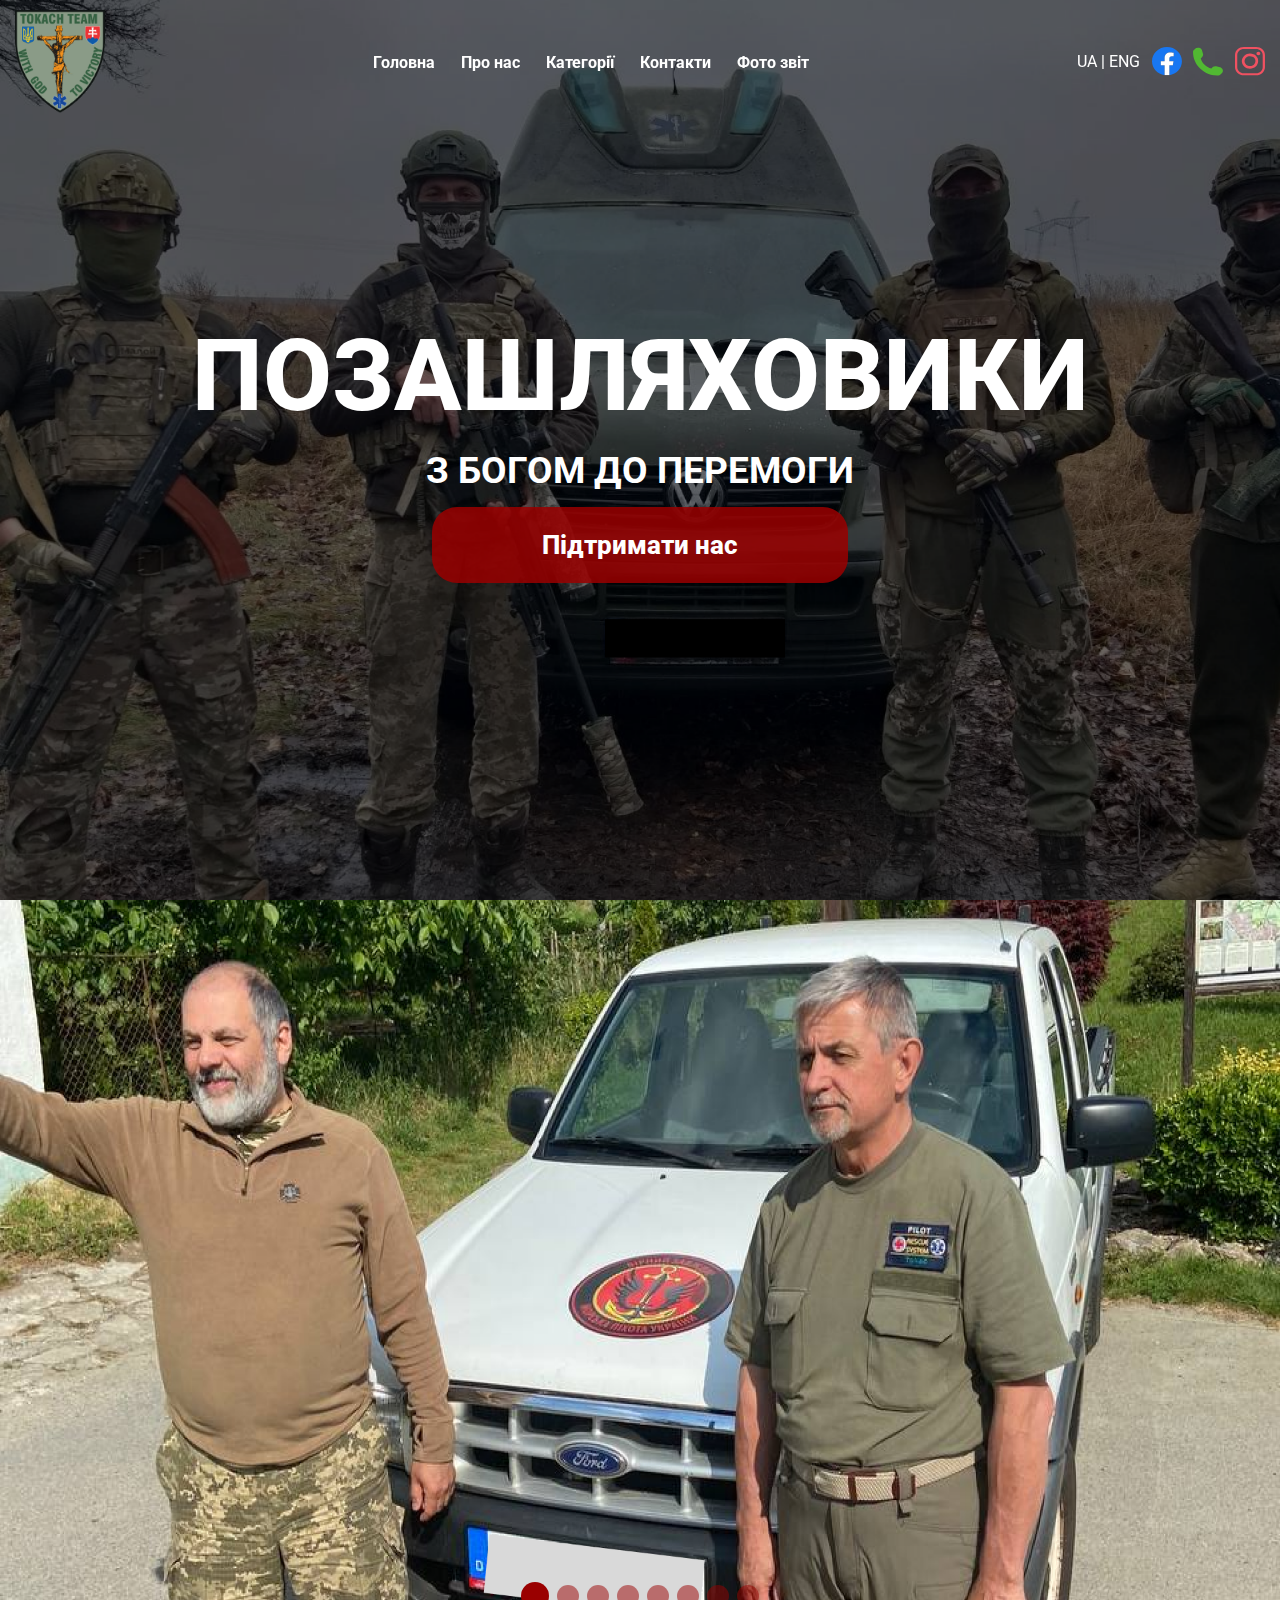
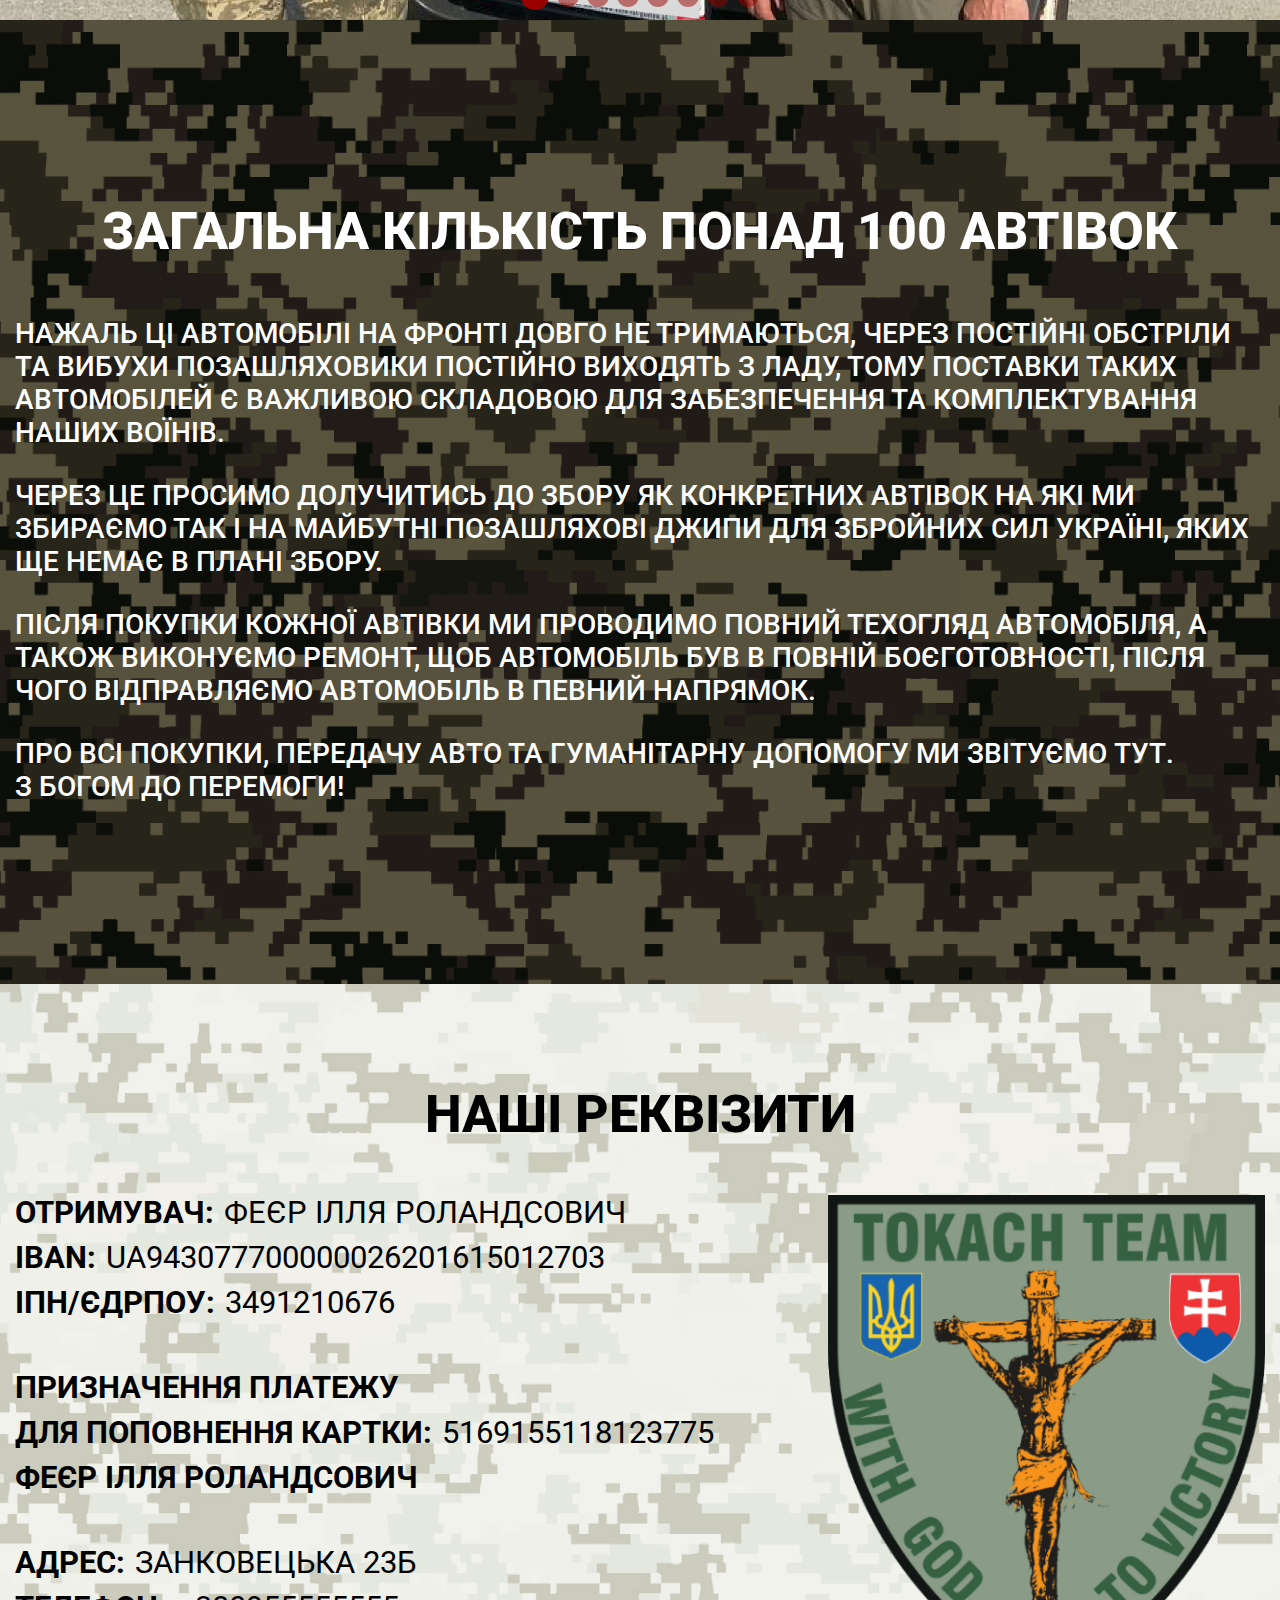
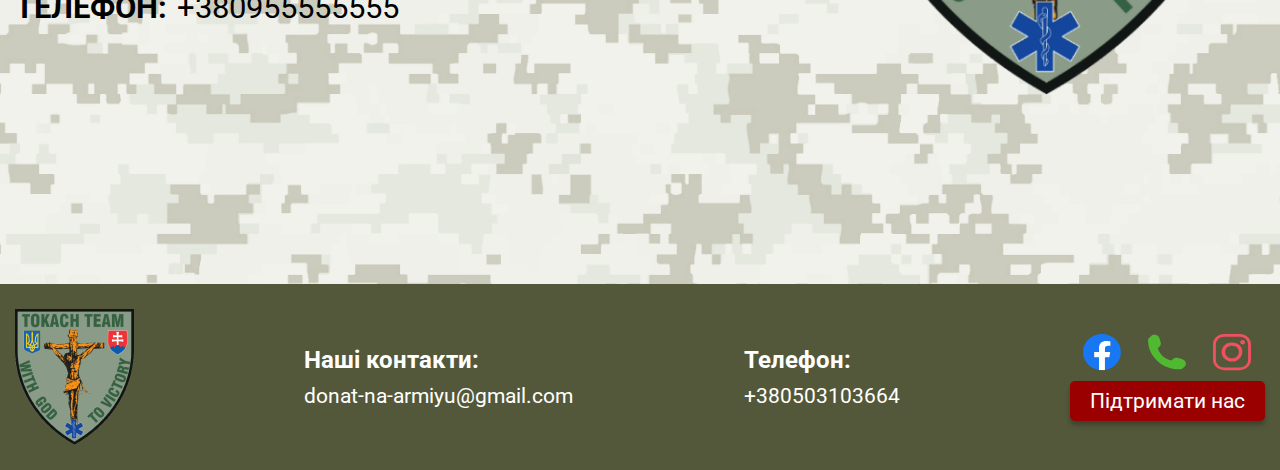
<file: pozashlyahoviki.html>
<!DOCTYPE html>
<html lang="en">

<head>
	<title>Позашляховики</title>
	<meta charset="UTF-8">
	<meta name="format-detection" content="telephone=no">
	<!-- <style>body{opacity: 0;}</style> -->
	<link rel="stylesheet" href="css/style.min.css?_v=20240618172508">
	<!-- <meta name="robots" content="noindex, nofollow"> -->
	<meta name="viewport" content="width=device-width, initial-scale=1.0">
</head>

<body>
	<div class="wrapper">
		<header data-scroll="160" class="header">
			<div class="header__container">
				<a href="index.html" class="header__logo">
					<img src="img/home/header/logo.png" alt="logo">
				</a>
				<div class="header__menu menu">
					<nav class="menu__body">
						<ul class="menu__list">
							<li class="menu__item"><a href="index.html" class="menu__link">Головна</a></li>
							<li class="menu__item"><a href="about.html" class="menu__link">Про нас</a></li>
							<li class="menu__item"><a href="" class="menu__link">Категорії</a></li>
							<li class="menu__item"><a href="" class="menu__link">Контакти</a></li>
							<li class="menu__item"><a href="photo.html" class="menu__link">Фото звіт</a></li>
						</ul>
					</nav>
				</div>
				<div class="header__actions actions-header">
					<div class="actions-header__language language-actions">
						<a href="#" class="language-actions__link">UA</a>
						<span>|</span>
						<a href="#" class="language-actions__link">ENG</a>
					</div>
					<div class="actions-header__socials socials-actions">
						<a href="" class="socials-actions__facebook">
							<img src="img/home/header/facebook.svg" alt="Image">
						</a>
						<a href="" class="socials-actions__phone">
							<img src="img/home/header/phone.svg" alt="Image">
						</a>
						<a href="" class="socials-actions__instagram">
							<img src="img/home/header/instagram.svg" alt="Image">
						</a>
					</div>
					<button type="button" class="menu__icon icon-menu"><span></span></button>
				</div>
			</div>
		</header>
		<main class="page">
			<section class="hero">
				<div class="hero__container">
					<h1 class="hero__title">Позашляховики</h1>
					<p class="hero__description">З богом до перемоги</p>
					<a href="#" class="hero__btn">Підтримати нас</a>
				</div>
			</section>
			<section class="pozashlahovik">
				<!-- Оболонка слайдера -->
				<div class="pozashlahovik__slider swiper">
					<!-- Частина слайдера, що рухається -->
					<div class="pozashlahovik__wrapper swiper-wrapper">
						<!-- Слайд -->
						<div class="pozashlahovik__slide swiper-slide">
							<img src="img/pozashlahovik/slide-1.png" alt="Image">
						</div>
						<div class="pozashlahovik__slide swiper-slide">
							<img src="img/pozashlahovik/slide-2.png" alt="Image">
						</div>
						<div class="pozashlahovik__slide swiper-slide">
							<img src="img/pozashlahovik/slide-3.png" alt="Image">
						</div>
						<div class="pozashlahovik__slide swiper-slide">
							<img src="img/pozashlahovik/slide-4.png" alt="Image">
						</div>
						<div class="pozashlahovik__slide swiper-slide">
							<img src="img/pozashlahovik/slide-5.png" alt="Image">
						</div>
						<div class="pozashlahovik__slide swiper-slide">
							<img src="img/pozashlahovik/slide-6.png" alt="Image">
						</div>
						<div class="pozashlahovik__slide swiper-slide">
							<img src="img/pozashlahovik/slide-7.png" alt="Image">
						</div>
						<div class="pozashlahovik__slide swiper-slide">
							<img src="img/pozashlahovik/slide-8.png" alt="Image">
						</div>
					</div>
					<!-- Якщо потрібна пагінація -->
					<div class="swiper-pagination__pozashlahovik"></div>
				</div>
			</section>

			<section class="category count">
				<div class="count__container">
					<h1 class="count__title">ЗАГАЛЬНА КІЛЬКІСТЬ понад 100 автівок</h1>

					<div class="count__text">
						<p class="count__abzac">
							Нажаль ці автомобілі на фронті довго не тримаються, через постійні обстріли та вибухи позашляховики постійно виходять з ладу, тому поставки таких автомобілей є важливою складовою для забезпечення та комплектування наших воїнів.
						</p>
						<p class="count__abzac">
							через це просимо долучитись до збору як конкретних автівок на які ми збираємо так і на майбутні позашляхові джипи для збройних сил україні, яких ще немає в плані збору.
						</p>
						<p class="count__abzac">
							після покупки кожної автівки ми проводимо повний техогляд автомобіля, а також виконуємо ремонт, щоб автомобіль був в повній боєготовності, після чого відправляємо автомобіль в певний напрямок.
						</p>
						<p class="count__abzac">
							про всі покупки, передачу авто та гуманітарну допомогу ми звітуємо <a href="" class="count__link">тут</a>. <br> З Богом до перемоги!
						</p>
					</div>


				</div>
			</section>
			<section class="about about-pozshlahovik">
				<div class="about__container about-pozshlahovik__container">
					<div class="about-pozshlahovik__title">Наші реквізити</div>
					<div class="about-pozshlahovik__info about-pozshlahovik-info">
						<div class="about-pozshlahovik-info__text text-pozshlahovik">
							<div class="text-pozshlahovik__top">
								<div class="text-pozshlahovik__item">
									<span class="text-pozshlahovik__bold">Отримувач:</span>
									<p class="text-pozshlahovik__reg">ФЕЄР ІЛЛЯ РОЛАНДСОВИЧ</p>
								</div>
								<div class="text-pozshlahovik__item">
									<span class="text-pozshlahovik__bold">IBAN:</span>
									<p class="text-pozshlahovik__reg">UA943077700000026201615012703</p>
								</div>
								<div class="text-pozshlahovik__item">
									<span class="text-pozshlahovik__bold">ІПН/ЄДРПОУ:</span>
									<p class="text-pozshlahovik__reg">3491210676</p>
								</div>

							</div>
							<div class="text-pozshlahovik__mid">
								<div class="text-pozshlahovik__item">
									<span class="text-pozshlahovik__bold">Призначення платежу</span>
								</div>
								<div class="text-pozshlahovik__item">
									<span class="text-pozshlahovik__bold">Для поповнення картки:</span>
									<p class="text-pozshlahovik__reg">5169155118123775</p>
								</div>
								<div class="text-pozshlahovik__item">
									<span class="text-pozshlahovik__bold">ФЕЄР ІЛЛЯ РОЛАНДСОВИЧ</span>
								</div>
							</div>
							<div class="text-pozshlahovik__bottom">
								<div class="text-pozshlahovik__item">
									<span class="text-pozshlahovik__bold">Адрес:</span>
									<p class="text-pozshlahovik__reg">Занковецька 23Б</p>
								</div>
								<div class="text-pozshlahovik__item">
									<span class="text-pozshlahovik__bold">Телефон:</span>
									<p class="text-pozshlahovik__reg">+380955555555</p>
								</div>
							</div>
						</div>
						<div class="about-pozshlahovik-info__logo">
							<img src="img/pozashlahovik/rekvizit/logo.png" alt="Image">
						</div>
					</div>
				</div>
			</section>
		</main>
		<footer class="footer">
			<div class="footer__container">
				<div class="footer__logo">
					<img src="img/home/header/logo.png" alt="Image">
				</div>
				<div class="footer__contacts contacts-footer">
					<h2 class="contacts-footer__title">Наші контакти:</h2>
					<a href="mailto:donat-na-armiyu@gmail.com" class="contacts-footer__mail">donat-na-armiyu@gmail.com</a>
				</div>
				<div class="footer__phone phone-footer">
					<h2 class="phone-footer__title">Телефон:</h2>
					<a href="tel:+380503103664" class="phone-footer__phone">+380503103664</a>
				</div>
				<div class="footer__action action-footer">
					<div class="action-footer__social social-footer">
						<a href="" class="social-footer__item">
							<img src="img/home/header/facebook.svg" alt="Image">
						</a>
						<a href="tel:+380503103664" class="social-footer__item">
							<img src="img/home/header/phone.svg" alt="Image">
						</a>
						<a href="" class="social-footer__item">
							<img src="img/home/header/instagram.svg" alt="Image">
						</a>
					</div>
					<a href="about.html" class="action-footer__button">Підтримати нас</a>
				</div>
			</div>
		</footer>
	</div>
	<script src="js/app.min.js?_v=20240618172508"></script>
	<div id="popup" aria-hidden="true" class="popup popup__hyundai">
		<div class="popup__wrapper">
			<div class="popup__content">
				<button data-close type="button" class="popup__close">+</button>
				<div class="popup__text">
					<div class="popup__contents contents-popup">
						<div class="contents-popup__img">
							<img src="img/donate/Hyundaipopup.png" alt="Image">
						</div>
						<div class="contents-popup__text">
							На сьогодні відкрито збір коштів на цей (данний) автомобіль
							Hyundai santa fe, який потрібен для виконання службових
							завдань Центру розвідки північ в/ч ХХ 22, потрібна ( потребуємо)
							сума в 5000 євро євро (чи грн.) за для купівлі його та переміщення
							в зону бойових дій.
						</div>
					</div>
					<a href="about.html" class="popup__btn">Підтримайте нас</a>
				</div>
			</div>
		</div>
	</div>


	<div id="popup" aria-hidden="true" class="popup popup__Evakuator">
		<div class="popup__wrapper">
			<div class="popup__content">
				<button data-close type="button" class="popup__close">+</button>
				<div class="popup__text">
					<div class="popup__contents contents-popup">
						<div class="contents-popup__img">
							<img src="img/donate/Evakuatorpopup.png" alt="Image">
						</div>
						<div class="contents-popup__text">
							Цей автомобіль – евакуатор (виконує функції евакуатора),
							який є безкоштовними для перевезення (транспорту)
							пошкодженних автомобілів силових струкитур ( військовослужбовців)
							під час виконання бойових завдань.
						</div>
					</div>
					<a href="about.html" class="popup__btn">Підтримайте нас</a>
				</div>
			</div>
		</div>
	</div>

	<div id="popup" aria-hidden="true" class="popup popup__mbm">
		<div class="popup__wrapper">
			<div class="popup__content">
				<button data-close type="button" class="popup__close">+</button>
				<div class="popup__text">
					<div class="popup__contents contents-popup">
						<div class="contents-popup__img">
							<img src="img/donate/mbmpopup.png" alt="Image">
						</div>
						<div class="contents-popup__text">
							Цей автомобіль – евакуатор (виконує функції евакуатора),
							який є безкоштовними для перевезення (транспорту)
							пошкодженних автомобілів силових струкитур ( військовослужбовців)
							під час виконання бойових завдань.
						</div>
					</div>
					<a href="about.html" class="popup__btn">Підтримайте нас</a>
				</div>
			</div>
		</div>
	</div>


	<div id="popup" aria-hidden="true" class="popup popup__svidka">
		<div class="popup__wrapper">
			<div class="popup__content">
				<button data-close type="button" class="popup__close">+</button>
				<div class="popup__text">
					<div class="popup__contents contents-popup">
						<div class="contents-popup__img">
							<img src="img/donate/svidkapopup.png" alt="Image">
						</div>
						<div class="contents-popup__text">
							Карета швидкої #100 в данний момент виконує доставку поранених
							військових до пунку мед частини. В розпорядженні медичної роти
							"БУРЕВІЙ"це є перша президентська бригада національної гвардії
							України, данний автомобіль знаходиться в експлуатації на
							Леманському напрямку, є потреба в коштах на обслуговування
							автомобіля, для продовження виконання евакуації.
						</div>
					</div>
					<a href="about.html" class="popup__btn">Підтримайте нас</a>
				</div>
			</div>
		</div>
	</div>


	<div id="popup" aria-hidden="true" class="popup popup__teplo">
		<div class="popup__wrapper">
			<div class="popup__content">
				<button data-close type="button" class="popup__close">+</button>
				<div class="popup__text">
					<div class="popup__contents contents-popup">
						<div class="contents-popup__img">
							<img src="img/donate/teplopopup.png" alt="Image">
						</div>
						<div class="contents-popup__text">
							Терміновий збір на тепловізор та ноутбук для 38 ОСБ (21 ОМБр).
							Нажаль ситуація на фронті зараз дуже важка, але незважаючи ні
							на що, наші воїни продовжують виборювати нашу з Вами свободу
							і можливість мирного життя (жити). При виконанні завдань було
							втрачено дороговартісний тепловізор AGM, але це ніщо в порівнянні
							з людським життям наша ціль 150 000 грн. Дуже просимо долучитися
							до збору. Тепловізор-це очі, які допомагають нашим захисникам
							бачити вночі, саме тоді коли ворог має найбільшу активність!
						</div>
					</div>
					<a href="about.html" class="popup__btn">Підтримайте нас</a>
				</div>
			</div>
		</div>
	</div>


	<div id="popup" aria-hidden="true" class="popup popup__Gumanitarka">
		<div class="popup__wrapper">
			<div class="popup__content">
				<button data-close type="button" class="popup__close">+</button>
				<div class="popup__text">
					<div class="popup__contents contents-popup">
						<div class="contents-popup__img">
							<img src="img/donate/gumonitarkapopup.png" alt="Image">
						</div>
						<div class="contents-popup__text">
							Ми постійно збираємо допомогу нашим солдатам у
							вигляді харчів, медикаментів, медичного обладнанння
							для найскорішої перемоги
						</div>
					</div>
					<a href="about.html" class="popup__btn">Підтримайте нас</a>
				</div>
			</div>
		</div>
	</div>


	<div id="popup" aria-hidden="true" class="popup popup__opel">
		<div class="popup__wrapper">
			<div class="popup__content">
				<button data-close type="button" class="popup__close">+</button>
				<div class="popup__text">
					<div class="popup__contents contents-popup">
						<div class="contents-popup__img">
							<img src="img/donate/opelpopup.png" alt="Image">
						</div>
						<div class="contents-popup__text">
							Ми постійно збираємо допомогу нашим солдатам у вигляді харчів,
							медикаментів, медичного обладнанння для найскорішої перемоги
						</div>
					</div>
					<a href="about.html" class="popup__btn">Підтримайте нас</a>
				</div>
			</div>
		</div>
	</div>


	<div id="popup" aria-hidden="true" class="popup popup__iveco">
		<div class="popup__wrapper">
			<div class="popup__content">
				<button data-close type="button" class="popup__close">+</button>
				<div class="popup__text">
					<div class="popup__contents contents-popup">
						<div class="contents-popup__img">
							<img src="img/donate/ivecopopup.png" alt="Image">
						</div>
						<div class="contents-popup__text">
							На сьогодні відкрито збір коштів на данний автомобіль Iveco Daily,
							який потрібен для виконання службових завдань,
							потребуємо сумму в 5000 євро для купівлі його та
							переміщення в зону бойових дій.
						</div>
					</div>
					<a href="about.html" class="popup__btn">Підтримайте нас</a>
				</div>
			</div>
		</div>
	</div>
</body>

</html>
</file>
<file: css/style.min.css>
@import url(https://fonts.googleapis.com/css?family=Roboto:100,300,regular,500,700,900);*{padding:0;margin:0;border:0}*,*::after,*::before{box-sizing:border-box}*::after,*::before{display:inline-block}body,html{height:100%;min-width:320px}body{color:#333;line-height:1;font-family:Roboto;font-size:1.3125rem;-ms-text-size-adjust:100%;-moz-text-size-adjust:100%;-webkit-text-size-adjust:100%;-webkit-font-smoothing:antialiased;-moz-osx-font-smoothing:grayscale}button,input,textarea{font-family:Roboto;font-size:inherit;line-height:inherit;color:inherit;background-color:transparent}input,textarea{width:100%}button,option,select{cursor:pointer}a{display:inline-block;color:inherit;text-decoration:none}ul li{list-style:none}img{vertical-align:top}h1,h2,h3,h4,h5,h6{font-weight:inherit;font-size:inherit}.lock body{overflow:hidden;touch-action:none;-ms-scroll-chaining:none;overscroll-behavior:none}.wrapper{min-height:100%;display:flex;flex-direction:column;overflow:hidden}@supports (overflow:clip){.wrapper{overflow:clip}}.wrapper > main{flex:1 1 auto}.wrapper > *{min-width:0}[class*=__container]{max-width:90rem;margin:0 auto;padding:0 .9375rem}.icon-menu{display:none}body::after{content:"";background-color:rgba(0,0,0,.5);position:fixed;width:100%;height:100%;top:0;left:0;opacity:0;transition:opacity .8s ease 0s;pointer-events:none;z-index:149}.popup-show body::after{opacity:1}.popup{position:fixed;top:0;left:0;bottom:0;right:0;padding:30px 10px;transition:visibility .8s ease 0s;visibility:hidden;pointer-events:none}.popup_show{z-index:150;visibility:visible;overflow:auto;pointer-events:auto}.popup_show .popup__content{visibility:visible;-webkit-transform:scale(1);transform:scale(1)}.popup__wrapper{display:flex;flex-direction:column;align-items:center;min-height:100%;flex:1 1 auto;width:100%;display:flex;justify-content:center;align-items:center}.popup__content{visibility:hidden;-webkit-transform:scale(0);transform:scale(0);transition:-webkit-transform .3s ease 0s;transition:transform .3s ease 0s;transition:transform .3s ease 0s,-webkit-transform .3s ease 0s;background-color:#eee;padding:20px;width:100%;max-width:900px;border-radius:20px}.lock .popup__content{visibility:visible}.spollers{display:grid;gap:15px}.spollers__item{font-size:1.25rem}.spollers__title{width:100%;cursor:default;text-align:left;padding:.625rem .9375rem;border-radius:.3125rem;position:relative;list-style:none;background:#53583a}.spollers__title::-webkit-details-marker,.spollers__title::marker{display:none}._spoller-init .spollers__title{cursor:pointer}._spoller-init .spollers__title::after,._spoller-init .spollers__title::before{content:"";position:absolute;right:10px;top:50%;background-color:#fff;height:2px;width:15px;transition:-webkit-transform .5s ease 0s;transition:transform .5s ease 0s;transition:transform .5s ease 0s,-webkit-transform .5s ease 0s}._spoller-init .spollers__title::before{-webkit-transform:translate(-75%,-50%) rotate(40deg);transform:translate(-75%,-50%) rotate(40deg)}._spoller-init .spollers__title::after{-webkit-transform:translate(0,-50%) rotate(-40deg);transform:translate(0,-50%) rotate(-40deg)}._spoller-init .spollers__title._spoller-active::before{-webkit-transform:translateX(-75%) rotate(-40deg);transform:translateX(-75%) rotate(-40deg)}._spoller-init .spollers__title._spoller-active::after{-webkit-transform:rotate(40deg);transform:rotate(40deg)}.spollers__body{padding:1.25rem;border-radius:.3125rem;background:#53583a}.ibg{width:100%;height:100%;-o-object-fit:cover;object-fit:cover}.ibg--top{-o-object-position:top;object-position:top}.ibg--bottom{-o-object-position:bottom;object-position:bottom}.ibg--left{-o-object-position:left;object-position:left}.ibg--right{-o-object-position:right;object-position:right}.ibg--contain{-o-object-fit:contain;object-fit:contain}.header{position:fixed;width:100%;padding:10px 0;background-color:transparent;transition:all .3s;z-index:2}.header__container{display:flex;justify-content:space-between;align-items:center;position:relative}.header__logo{width:90px;z-index:2}.header__logo img{width:100%}.header__actions{display:flex;align-items:center;-webkit-column-gap:1.25rem;-moz-column-gap:1.25rem;column-gap:1.25rem;z-index:2}._header-scroll{background:#53583a}.menu__body{padding:0 10px}.menu__list{display:flex;align-items:center;-webkit-column-gap:2.5rem;-moz-column-gap:2.5rem;column-gap:2.5rem;flex-wrap:wrap}.menu__link{color:#fff;font-size:16px;font-weight:700;line-height:normal;transition:all .3s}.menu__link:hover{color:#d6d6d6}.actions-header__language{color:#fff;font-size:16px;font-weight:400;line-height:normal}.actions-header__socials{display:flex;align-items:center;-webkit-column-gap:1.25rem;-moz-column-gap:1.25rem;column-gap:1.25rem}.language-actions__link{transition:all .3s;cursor:pointer}.language-actions__link:hover{cursor:default;color:#d6d6d6}.socials-actions__facebook{transition:all .3s;width:30px}.socials-actions__facebook:hover{-webkit-transform:rotate(-40deg);transform:rotate(-40deg)}.socials-actions__facebook img{width:100%}.socials-actions__phone{transition:all .3s;width:30px}.socials-actions__phone:hover{-webkit-transform:rotate(30deg);transform:rotate(30deg)}.socials-actions__phone img{width:100%}.socials-actions__instagram{transition:all .3s;width:30px}.socials-actions__instagram:hover{-webkit-transform:rotate(20deg);transform:rotate(20deg)}.socials-actions__instagram img{width:100%}.footer{background:#53583a}.footer__container{display:flex;align-items:center;justify-content:space-between;padding-top:1.5625rem;padding-bottom:1.5625rem}.footer__contacts{display:flex;flex-direction:column;row-gap:.625rem}.footer__phone{display:flex;flex-direction:column;row-gap:.625rem}.footer__action{display:flex;flex-direction:column;row-gap:.625rem}.contacts-footer__title{color:#fff;font-family:Roboto;font-size:24px;font-style:normal;font-weight:700;line-height:normal}.contacts-footer__mail{color:#fff;font-family:Roboto;font-size:21px;font-style:normal;font-weight:400;line-height:normal;transition:all .3s}.contacts-footer__mail:hover{scale:1.1}.phone-footer__title{color:#fff;font-family:Roboto;font-size:24px;font-style:normal;font-weight:700;line-height:normal}.phone-footer__phone{color:#fff;font-family:Roboto;font-size:21px;font-style:normal;font-weight:400;line-height:normal;transition:all .3s}.phone-footer__phone:hover{scale:1.1}.action-footer__social{display:flex;align-items:center;justify-content:space-around}.action-footer__button{color:#fff;font-family:Roboto;font-size:21px;font-style:normal;font-weight:400;line-height:normal;border-radius:5px;background:#9a0000;box-shadow:0 4px 4px 0 rgba(0,0,0,.25);padding:8px 20px;transition:all .3s}.action-footer__button:hover{background:#c90808}.social-footer__item{transition:all .3s}.social-footer__item:hover{-webkit-transform:rotate(45deg);transform:rotate(45deg)}a:active,a:focus{outline:0}input,textarea{outline:0}input:active,textarea:active{outline:0}:focus{outline:0}textarea{resize:none}textarea{resize:vertical}textarea{resize:horizontal}.hero{width:100%;height:100vh;background:url(../img/home/banner.png) no-repeat top;background-size:cover}.hero__container{display:flex;flex-direction:column;row-gap:15px;align-items:center;justify-content:center;width:100%;height:100%}.hero__title{color:#fff;font-size:100px;font-weight:800;line-height:normal;text-transform:uppercase}.hero__description{color:#fff;font-size:37px;font-weight:700;line-height:normal;text-transform:uppercase}.hero__btn{color:#fff;font-family:Roboto;font-size:26px;font-weight:800;line-height:normal;border-radius:25px;background:rgba(154,0,0,.8509803922);padding:23px 110px;transition:all .3s}.hero__btn:hover{background-color:#820101}.about{width:100%;height:100vh;display:flex;background:url(../img/home/block1/bg.png) no-repeat top;background-size:cover}.about__container{display:flex;width:100%;align-items:center;-webkit-column-gap:120px;-moz-column-gap:120px;column-gap:120px}.about__text{display:flex;flex-direction:column;align-items:center;row-gap:40px}.text-about__title{font-size:40px;font-weight:800;line-height:55px;text-transform:uppercase}.text-about__description{font-size:28px;font-weight:500;line-height:55px}.button{color:#fff;font-size:26px;font-weight:800;line-height:normal;text-transform:uppercase;padding:40px 140px;border-radius:25px;background:#9a0000}.blue{color:#0057b8}.yellow{color:#ffd800}.donate{width:100%;height:100vh;display:flex;background:url(../img/donate/bg.png) no-repeat top;background-size:cover;display:flex;align-items:center;justify-content:center}.donate__container{position:relative;width:100%;display:flex;flex-direction:column;text-align:center;row-gap:6.25rem;transition:all .3s}.menu-open .donate__container{scale:0}.donate__title{color:#fff;text-align:center;font-size:48px;font-style:normal;font-weight:700;line-height:normal;text-transform:uppercase}.donate__slider{height:430px}.donate__wrapper{align-items:center}.donate__box{width:100%;position:relative;display:flex;align-items:center;justify-content:center;height:310px;cursor:pointer}.donate__img{position:absolute;top:0;left:0;width:100%}.donate__img img{width:100%}.donate__text{position:relative;z-index:2;color:#fff;text-align:center;-webkit-text-stroke-width:1;-webkit-text-stroke-color:#fff;font-family:Roboto;font-size:32px;font-style:normal;font-weight:700;line-height:normal;text-transform:uppercase;width:80%}.popup__close{display:flex;font-size:40px;-webkit-transform:rotate(45deg);transform:rotate(45deg)}.popup__close:active{border:none}.popup__close:focus{border:none}.popup__text{display:flex;flex-direction:column;align-items:center;row-gap:3.125rem}.popup__contents{display:flex;flex-direction:column;align-items:center;row-gap:3.125rem}.popup__btn{width:100%;padding:21px 0;display:flex;justify-content:center;border-radius:5px;background:#4d5237;box-shadow:10px 10px 10px 0 rgba(0,0,0,.39);transition:all .3s;color:#fff}.popup__btn:hover{background:#5c6242}.contents-popup__img{width:100%}.contents-popup__img img{width:100%}.contents-popup__text{color:#333;font-family:Roboto;font-size:28px;font-style:normal;font-weight:500;line-height:normal;text-transform:uppercase}.video{background:#cfcfcf}.video__container{display:flex;flex-direction:column;row-gap:4.625rem;padding-top:5.0625rem;padding-bottom:6.875rem}.video__title{color:#333;text-align:center;font-family:Roboto;font-size:48px;font-style:normal;font-weight:700;line-height:normal;text-transform:uppercase}.video__frame{width:100%}.video__frame iframe{width:100%;height:37.5rem}.category{background:url(../img/categoty/bg.png)}.category__container{padding-top:3.125rem;padding-bottom:8.125rem;display:flex;flex-direction:column;row-gap:15.625rem}.category__title{color:#fff;text-align:center;font-family:Roboto;font-size:48px;font-style:normal;font-weight:700;line-height:normal;text-transform:uppercase}.category__items{display:flex;justify-content:space-around}.category__item{display:flex;flex-direction:column;border-radius:20px;background:#d9d9d9;align-items:center;position:relative;width:350px;height:25rem;justify-content:center;-webkit-filter:drop-shadow(15px 15px 15px rgba(0, 0, 0, .5));filter:drop-shadow(15px 15px 15px rgba(0, 0, 0, .5));-webkit-transform:translate(70px,210px);transform:translate(70px,210px)}.category__slide{height:37.5rem!important;display:flex;justify-content:center;-webkit-transform:translateX(-60px);transform:translateX(-60px)}.category__slider{-webkit-transform:translateY(-100px);transform:translateY(-100px)}.evakuator{width:132%;-webkit-transform:translate(-2px,-40px);transform:translate(-2px,-40px)}.ambulance{width:108%;-webkit-transform:translateY(-40px);transform:translateY(-40px)}.car{width:120%;-webkit-transform:translate(-22px,-40px);transform:translate(-22px,-40px)}.item-category__image{position:absolute;top:-10.625rem}.item-category__text{padding-top:6.25rem;display:flex;flex-direction:column;align-items:center;row-gap:.375rem}.item-category__title{color:#000;font-family:Roboto;font-size:36px;font-style:normal;font-weight:600;line-height:normal;text-transform:uppercase}.item-category__description{color:#000;font-family:Roboto;font-size:24px;font-style:normal;font-weight:400;line-height:normal}.item-category__button{color:#fff;font-family:Roboto;font-size:30px;font-style:normal;font-weight:500;line-height:normal;text-transform:uppercase;border-radius:5px;background:#9a0000;width:90%;padding:15px 0;display:flex;align-items:center;justify-content:center;-webkit-transform:translateY(60px);transform:translateY(60px);transition:.3s}.item-category__button:hover{background:#c10a0a}.faq{background-color:#cfcfcf}.faq__container{display:flex;flex-direction:column;align-items:center;padding-top:7.125rem;padding-bottom:7.125rem;row-gap:5.625rem}.faq__title{color:#333;text-align:center;font-family:Roboto;font-size:48px;font-style:normal;font-weight:700;line-height:normal;text-transform:uppercase}.faq__description{color:#fff;font-family:Roboto;font-size:30px;font-style:normal;font-weight:700;line-height:normal;width:100%;cursor:default;text-align:left;padding:.625rem .9375rem;border-radius:.3125rem;position:relative;list-style:none;background:#53583a}.spollers__title{color:#fff;font-family:Roboto;font-size:30px;font-style:normal;font-weight:700;line-height:normal}.spollers__body{color:#fff;font-family:Roboto;font-size:30px;font-style:normal;font-weight:700;line-height:normal}.spoler-text{width:90%}.about-photo{height:100%!important;padding-top:3.125rem;padding-bottom:3.125rem}.photo__mansori{width:100%;border-radius:4px}figure{margin:0;display:flex;margin-bottom:10px;-webkit-column-break-inside:avoid;-moz-column-break-inside:avoid;break-inside:avoid}.about-photo__box{-webkit-column-count:3;-moz-column-count:3;column-count:3;-webkit-column-gap:10px;-moz-column-gap:10px;column-gap:10px}.pozashlahovik{height:100%}.pozashlahovik__slider{height:100%}.pozashlahovik__slide img{width:100%}.swiper-pagination__pozashlahovik{bottom:70px;left:0;width:100%;position:absolute;z-index:2;display:flex;align-items:center;justify-content:center}.count__container{padding-top:11.3125rem;padding-bottom:11.3125rem;display:flex;flex-direction:column;align-items:center;row-gap:3.4375rem}.count__title{color:#fff;font-size:52px;font-style:normal;font-weight:800;line-height:normal;text-transform:uppercase;text-align:center}.count__text{color:#fff;font-size:28px;font-style:normal;font-weight:500;line-height:normal;text-transform:uppercase;display:flex;flex-direction:column;row-gap:1.875rem}.about-pozshlahovik__container{display:flex;flex-direction:column;width:100%;row-gap:3.125rem;padding-top:6.25rem;padding-bottom:6.25rem}.about-pozshlahovik__title{color:#000;font-size:52px;font-style:normal;font-weight:800;line-height:normal;text-transform:uppercase}.about-pozshlahovik__info{display:flex;align-items:flex-start;justify-content:space-between;width:100%}.about-pozshlahovik-info__text{display:flex;flex-direction:column;row-gap:3.125rem}.about-pozshlahovik-info__logo{width:35%}.about-pozshlahovik-info__logo img{width:100%}.text-pozshlahovik__top{display:flex;flex-direction:column;row-gap:.625rem}.text-pozshlahovik__item{display:flex;-webkit-column-gap:.625rem;-moz-column-gap:.625rem;column-gap:.625rem;align-items:center}.text-pozshlahovik__bold{font-weight:700;color:#000;font-size:34px;font-style:normal;line-height:normal;text-transform:uppercase}.text-pozshlahovik__reg{color:#000;font-size:34px;font-style:normal;font-weight:400;line-height:normal;text-transform:uppercase}.text-pozshlahovik__mid{display:flex;flex-direction:column;row-gap:.625rem}.text-pozshlahovik__bottom{display:flex;flex-direction:column;row-gap:.625rem}.about-about{height:100%}.about-about__container{display:flex;flex-direction:column;row-gap:.9375rem;padding-top:3.125rem;padding-bottom:3.125rem}.about-about__title{color:#000;text-align:center;font-size:45px;font-style:normal;font-weight:800;line-height:normal;text-transform:uppercase}.about-about__subtitle{color:#000;text-align:center;font-size:23px;font-style:normal;font-weight:500;line-height:normal;text-transform:uppercase}.about-about__items{margin-top:1.875rem;display:flex;flex-wrap:wrap;justify-content:center;gap:4.375rem}.about-about__item{max-width:315px;width:100%;display:flex;flex-direction:column;row-gap:1.875rem;align-items:center;text-align:center}.about-about__text{color:#000;text-align:center;font-size:21px;font-style:normal;font-weight:400;line-height:normal;text-transform:uppercase}.about-bg{background:url(../img/about/bg.png) no-repeat;background-size:cover;background-position:center}@font-face{font-family:swiper-icons;src:url("data:application/font-woff;charset=utf-8;base64, [base64]//wADZ2x5ZgAAAywAAADMAAAD2MHtryVoZWFkAAABbAAAADAAAAA2E2+eoWhoZWEAAAGcAAAAHwAAACQC9gDzaG10eAAAAigAAAAZAAAArgJkABFsb2NhAAAC0AAAAFoAAABaFQAUGG1heHAAAAG8AAAAHwAAACAAcABAbmFtZQAAA/gAAAE5AAACXvFdBwlwb3N0AAAFNAAAAGIAAACE5s74hXjaY2BkYGAAYpf5Hu/j+W2+MnAzMYDAzaX6QjD6/4//Bxj5GA8AuRwMYGkAPywL13jaY2BkYGA88P8Agx4j+/8fQDYfA1AEBWgDAIB2BOoAeNpjYGRgYNBh4GdgYgABEMnIABJzYNADCQAACWgAsQB42mNgYfzCOIGBlYGB0YcxjYGBwR1Kf2WQZGhhYGBiYGVmgAFGBiQQkOaawtDAoMBQxXjg/wEGPcYDDA4wNUA2CCgwsAAAO4EL6gAAeNpj2M0gyAACqxgGNWBkZ2D4/wMA+xkDdgAAAHjaY2BgYGaAYBkGRgYQiAHyGMF8FgYHIM3DwMHABGQrMOgyWDLEM1T9/w8UBfEMgLzE////P/5//f/V/xv+r4eaAAeMbAxwIUYmIMHEgKYAYjUcsDAwsLKxc3BycfPw8jEQA/[base64]/uznmfPFBNODM2K7MTQ45YEAZqGP81AmGGcF3iPqOop0r1SPTaTbVkfUe4HXj97wYE+yNwWYxwWu4v1ugWHgo3S1XdZEVqWM7ET0cfnLGxWfkgR42o2PvWrDMBSFj/IHLaF0zKjRgdiVMwScNRAoWUoH78Y2icB/yIY09An6AH2Bdu/UB+yxopYshQiEvnvu0dURgDt8QeC8PDw7Fpji3fEA4z/PEJ6YOB5hKh4dj3EvXhxPqH/SKUY3rJ7srZ4FZnh1PMAtPhwP6fl2PMJMPDgeQ4rY8YT6Gzao0eAEA409DuggmTnFnOcSCiEiLMgxCiTI6Cq5DZUd3Qmp10vO0LaLTd2cjN4fOumlc7lUYbSQcZFkutRG7g6JKZKy0RmdLY680CDnEJ+UMkpFFe1RN7nxdVpXrC4aTtnaurOnYercZg2YVmLN/d/gczfEimrE/fs/bOuq29Zmn8tloORaXgZgGa78yO9/cnXm2BpaGvq25Dv9S4E9+5SIc9PqupJKhYFSSl47+Qcr1mYNAAAAeNptw0cKwkAAAMDZJA8Q7OUJvkLsPfZ6zFVERPy8qHh2YER+3i/BP83vIBLLySsoKimrqKqpa2hp6+jq6RsYGhmbmJqZSy0sraxtbO3sHRydnEMU4uR6yx7JJXveP7WrDycAAAAAAAH//wACeNpjYGRgYOABYhkgZgJCZgZNBkYGLQZtIJsFLMYAAAw3ALgAeNolizEKgDAQBCchRbC2sFER0YD6qVQiBCv/H9ezGI6Z5XBAw8CBK/m5iQQVauVbXLnOrMZv2oLdKFa8Pjuru2hJzGabmOSLzNMzvutpB3N42mNgZGBg4GKQYzBhYMxJLMlj4GBgAYow/P/PAJJhLM6sSoWKfWCAAwDAjgbRAAB42mNgYGBkAIIbCZo5IPrmUn0hGA0AO8EFTQAA");font-weight:400;font-style:normal}:root{--swiper-theme-color:#007aff}.swiper{position:relative;overflow:hidden;list-style:none;padding:0;z-index:1}.swiper-vertical > .swiper-wrapper{flex-direction:column}.swiper-wrapper{position:relative;width:100%;height:100%;z-index:1;display:flex;transition-property:-webkit-transform;transition-property:transform;transition-property:transform,-webkit-transform;box-sizing:content-box}.swiper-android .swiper-slide,.swiper-wrapper{-webkit-transform:translate3d(0,0,0);transform:translate3d(0,0,0)}.swiper-pointer-events{touch-action:pan-y}.swiper-pointer-events.swiper-vertical{touch-action:pan-x}.swiper-slide{flex-shrink:0;width:100%;height:100%;position:relative;transition-property:-webkit-transform;transition-property:transform;transition-property:transform,-webkit-transform}.swiper-slide-invisible-blank{visibility:hidden}.swiper-autoheight,.swiper-autoheight .swiper-slide{height:auto}.swiper-autoheight .swiper-wrapper{align-items:flex-start;transition-property:height,-webkit-transform;transition-property:transform,height;transition-property:transform,height,-webkit-transform}.swiper-3d,.swiper-3d.swiper-css-mode .swiper-wrapper{-webkit-perspective:1200px;perspective:1200px}.swiper-3d .swiper-cube-shadow,.swiper-3d .swiper-slide,.swiper-3d .swiper-slide-shadow,.swiper-3d .swiper-slide-shadow-bottom,.swiper-3d .swiper-slide-shadow-left,.swiper-3d .swiper-slide-shadow-right,.swiper-3d .swiper-slide-shadow-top,.swiper-3d .swiper-wrapper{-webkit-transform-style:preserve-3d;transform-style:preserve-3d}.swiper-3d .swiper-slide-shadow,.swiper-3d .swiper-slide-shadow-bottom,.swiper-3d .swiper-slide-shadow-left,.swiper-3d .swiper-slide-shadow-right,.swiper-3d .swiper-slide-shadow-top{position:absolute;left:0;top:0;width:100%;height:100%;pointer-events:none;z-index:10}.swiper-3d .swiper-slide-shadow{background:rgba(0,0,0,.15)}.swiper-3d .swiper-slide-shadow-left{background-image:linear-gradient(to left,rgba(0,0,0,.5),rgba(0,0,0,0))}.swiper-3d .swiper-slide-shadow-right{background-image:linear-gradient(to right,rgba(0,0,0,.5),rgba(0,0,0,0))}.swiper-3d .swiper-slide-shadow-top{background-image:linear-gradient(to top,rgba(0,0,0,.5),rgba(0,0,0,0))}.swiper-3d .swiper-slide-shadow-bottom{background-image:linear-gradient(to bottom,rgba(0,0,0,.5),rgba(0,0,0,0))}.swiper-css-mode > .swiper-wrapper{overflow:auto;scrollbar-width:none;-ms-overflow-style:none}.swiper-css-mode > .swiper-wrapper::-webkit-scrollbar{display:none}.swiper-css-mode > .swiper-wrapper > .swiper-slide{scroll-snap-align:start start}.swiper-horizontal.swiper-css-mode > .swiper-wrapper{-ms-scroll-snap-type:x mandatory;scroll-snap-type:x mandatory}.swiper-vertical.swiper-css-mode > .swiper-wrapper{-ms-scroll-snap-type:y mandatory;scroll-snap-type:y mandatory}.swiper-centered > .swiper-wrapper::before{content:"";flex-shrink:0;order:9999}.swiper-centered.swiper-horizontal > .swiper-wrapper > .swiper-slide:first-child{-webkit-margin-start:var(--swiper-centered-offset-before);margin-inline-start:var(--swiper-centered-offset-before)}.swiper-centered.swiper-horizontal > .swiper-wrapper::before{height:100%;min-height:1px;width:var(--swiper-centered-offset-after)}.swiper-centered.swiper-vertical > .swiper-wrapper > .swiper-slide:first-child{-webkit-margin-before:var(--swiper-centered-offset-before);margin-block-start:var(--swiper-centered-offset-before)}.swiper-centered.swiper-vertical > .swiper-wrapper::before{width:100%;min-width:1px;height:var(--swiper-centered-offset-after)}.swiper-centered > .swiper-wrapper > .swiper-slide{scroll-snap-align:center center}.swiper-virtual.swiper-css-mode .swiper-wrapper::after{content:"";position:absolute;left:0;top:0;pointer-events:none}.swiper-virtual.swiper-css-mode.swiper-horizontal .swiper-wrapper::after{height:1px;width:var(--swiper-virtual-size)}.swiper-virtual.swiper-css-mode.swiper-vertical .swiper-wrapper::after{width:1px;height:var(--swiper-virtual-size)}:root{--swiper-navigation-size:44px}.swiper-button-next,.swiper-button-prev{position:absolute;top:50%;width:calc(var(--swiper-navigation-size)/ 44 * 27);height:var(--swiper-navigation-size);margin-top:calc(0px - var(--swiper-navigation-size)/ 2);z-index:10;cursor:pointer;display:flex;align-items:center;justify-content:center;color:var(--swiper-navigation-color,var(--swiper-theme-color))}.swiper-button-next.swiper-button-disabled,.swiper-button-prev.swiper-button-disabled{opacity:.35;cursor:auto;pointer-events:none}.swiper-button-next:after,.swiper-button-prev:after{font-family:swiper-icons;font-size:var(--swiper-navigation-size);text-transform:none!important;letter-spacing:0;text-transform:none;font-variant:initial;line-height:1}.swiper-button-prev,.swiper-rtl .swiper-button-next{left:10px;right:auto}.swiper-button-prev:after,.swiper-rtl .swiper-button-next:after{content:"prev"}.swiper-button-next,.swiper-rtl .swiper-button-prev{right:10px;left:auto}.swiper-button-next:after,.swiper-rtl .swiper-button-prev:after{content:"next"}.swiper-button-lock{display:none}.swiper-pagination{position:absolute;text-align:center;transition:.3s opacity;-webkit-transform:translate3d(0,0,0);transform:translate3d(0,0,0);z-index:10;display:flex;align-items:center;justify-content:center;-webkit-column-gap:5px;-moz-column-gap:5px;column-gap:5px}.swiper-pagination.swiper-pagination-hidden{opacity:0}.swiper-horizontal > .swiper-pagination-bullets,.swiper-pagination-bullets.swiper-pagination-horizontal,.swiper-pagination-custom,.swiper-pagination-fraction{bottom:10px;left:0;width:100%}.swiper-pagination-bullets-dynamic{overflow:hidden;font-size:0}.swiper-pagination-bullets-dynamic .swiper-pagination-bullet{-webkit-transform:scale(.33);transform:scale(.33);position:relative}.swiper-pagination-bullets-dynamic .swiper-pagination-bullet-active{-webkit-transform:scale(1);transform:scale(1)}.swiper-pagination-bullets-dynamic .swiper-pagination-bullet-active-main{-webkit-transform:scale(1);transform:scale(1)}.swiper-pagination-bullets-dynamic .swiper-pagination-bullet-active-prev{-webkit-transform:scale(.66);transform:scale(.66)}.swiper-pagination-bullets-dynamic .swiper-pagination-bullet-active-prev-prev{-webkit-transform:scale(.33);transform:scale(.33)}.swiper-pagination-bullets-dynamic .swiper-pagination-bullet-active-next{-webkit-transform:scale(.66);transform:scale(.66)}.swiper-pagination-bullets-dynamic .swiper-pagination-bullet-active-next-next{-webkit-transform:scale(.33);transform:scale(.33)}.swiper-pagination-bullet{width:var(--swiper-pagination-bullet-width,var(--swiper-pagination-bullet-size,22px));height:var(--swiper-pagination-bullet-height,var(--swiper-pagination-bullet-size,22px));display:inline-block;border-radius:50%;background:rgba(154,0,0,.5019607843);opacity:var(--swiper-pagination-bullet-inactive-opacity,1)}button.swiper-pagination-bullet{border:none;margin:0;padding:0;box-shadow:none;-webkit-appearance:none;appearance:none}.swiper-pagination-clickable .swiper-pagination-bullet{cursor:pointer}.swiper-pagination-bullet:only-child{display:none!important}.swiper-pagination-bullet-active{width:var(--swiper-pagination-bullet-width,var(--swiper-pagination-bullet-size,28px));height:var(--swiper-pagination-bullet-height,var(--swiper-pagination-bullet-size,28px));opacity:var(--swiper-pagination-bullet-opacity,1);background:#9a0000}.swiper-pagination-vertical.swiper-pagination-bullets,.swiper-vertical > .swiper-pagination-bullets{right:10px;top:50%;-webkit-transform:translate3d(0,-50%,0);transform:translate3d(0,-50%,0)}.swiper-pagination-vertical.swiper-pagination-bullets .swiper-pagination-bullet,.swiper-vertical > .swiper-pagination-bullets .swiper-pagination-bullet{margin:var(--swiper-pagination-bullet-vertical-gap,6px) 0;display:block}.swiper-pagination-vertical.swiper-pagination-bullets.swiper-pagination-bullets-dynamic,.swiper-vertical > .swiper-pagination-bullets.swiper-pagination-bullets-dynamic{top:50%;-webkit-transform:translateY(-50%);transform:translateY(-50%);width:8px}.swiper-pagination-vertical.swiper-pagination-bullets.swiper-pagination-bullets-dynamic .swiper-pagination-bullet,.swiper-vertical > .swiper-pagination-bullets.swiper-pagination-bullets-dynamic .swiper-pagination-bullet{display:inline-block;transition:.2s top,.2s -webkit-transform;transition:.2s transform,.2s top;transition:.2s transform,.2s top,.2s -webkit-transform}.swiper-horizontal > .swiper-pagination-bullets .swiper-pagination-bullet,.swiper-pagination-horizontal.swiper-pagination-bullets .swiper-pagination-bullet{margin:0 var(--swiper-pagination-bullet-horizontal-gap,4px)}.swiper-horizontal > .swiper-pagination-bullets.swiper-pagination-bullets-dynamic,.swiper-pagination-horizontal.swiper-pagination-bullets.swiper-pagination-bullets-dynamic{left:50%;-webkit-transform:translateX(-50%);transform:translateX(-50%);white-space:nowrap}.swiper-horizontal > .swiper-pagination-bullets.swiper-pagination-bullets-dynamic .swiper-pagination-bullet,.swiper-pagination-horizontal.swiper-pagination-bullets.swiper-pagination-bullets-dynamic .swiper-pagination-bullet{transition:.2s left,.2s -webkit-transform;transition:.2s transform,.2s left;transition:.2s transform,.2s left,.2s -webkit-transform}.swiper-horizontal.swiper-rtl > .swiper-pagination-bullets-dynamic .swiper-pagination-bullet{transition:.2s right,.2s -webkit-transform;transition:.2s transform,.2s right;transition:.2s transform,.2s right,.2s -webkit-transform}.swiper-pagination-progressbar{background:rgba(0,0,0,.25);position:absolute}.swiper-pagination-progressbar .swiper-pagination-progressbar-fill{background:var(--swiper-pagination-color,var(--swiper-theme-color));position:absolute;left:0;top:0;width:100%;height:100%;-webkit-transform:scale(0);transform:scale(0);-webkit-transform-origin:left top;transform-origin:left top}.swiper-rtl .swiper-pagination-progressbar .swiper-pagination-progressbar-fill{-webkit-transform-origin:right top;transform-origin:right top}.swiper-horizontal > .swiper-pagination-progressbar,.swiper-pagination-progressbar.swiper-pagination-horizontal,.swiper-pagination-progressbar.swiper-pagination-vertical.swiper-pagination-progressbar-opposite,.swiper-vertical > .swiper-pagination-progressbar.swiper-pagination-progressbar-opposite{width:100%;height:4px;left:0;top:0}.swiper-horizontal > .swiper-pagination-progressbar.swiper-pagination-progressbar-opposite,.swiper-pagination-progressbar.swiper-pagination-horizontal.swiper-pagination-progressbar-opposite,.swiper-pagination-progressbar.swiper-pagination-vertical,.swiper-vertical > .swiper-pagination-progressbar{width:4px;height:100%;left:0;top:0}.swiper-pagination-lock{display:none}.swiper-scrollbar{border-radius:10px;position:relative;-ms-touch-action:none;background:rgba(0,0,0,.1)}.swiper-horizontal > .swiper-scrollbar{position:absolute;left:1%;bottom:3px;z-index:50;height:5px;width:98%}.swiper-vertical > .swiper-scrollbar{position:absolute;right:3px;top:1%;z-index:50;width:5px;height:98%}.swiper-scrollbar-drag{height:100%;width:100%;position:relative;background:rgba(0,0,0,.5);border-radius:10px;left:0;top:0}.swiper-scrollbar-cursor-drag{cursor:move}.swiper-scrollbar-lock{display:none}.swiper-zoom-container{width:100%;height:100%;display:flex;justify-content:center;align-items:center;text-align:center}.swiper-zoom-container > canvas,.swiper-zoom-container > img,.swiper-zoom-container > svg{max-width:100%;max-height:100%;-o-object-fit:contain;object-fit:contain}.swiper-slide-zoomed{cursor:move}.swiper-lazy-preloader{width:42px;height:42px;position:absolute;left:50%;top:50%;margin-left:-21px;margin-top:-21px;z-index:10;-webkit-transform-origin:50%;transform-origin:50%;-webkit-animation:swiper-preloader-spin 1s infinite linear;animation:swiper-preloader-spin 1s infinite linear;box-sizing:border-box;border:4px solid var(--swiper-preloader-color,var(--swiper-theme-color));border-radius:50%;border-top-color:transparent}.swiper-lazy-preloader-white{--swiper-preloader-color:#fff}.swiper-lazy-preloader-black{--swiper-preloader-color:#000}@-webkit-keyframes swiper-preloader-spin{100%{-webkit-transform:rotate(360deg);transform:rotate(360deg)}}@keyframes swiper-preloader-spin{100%{-webkit-transform:rotate(360deg);transform:rotate(360deg)}}.swiper .swiper-notification{position:absolute;left:0;top:0;pointer-events:none;opacity:0;z-index:-1000}.swiper-free-mode > .swiper-wrapper{transition-timing-function:ease-out;margin:0 auto}.swiper-grid > .swiper-wrapper{flex-wrap:wrap}.swiper-grid-column > .swiper-wrapper{flex-wrap:wrap;flex-direction:column}.swiper-fade.swiper-free-mode .swiper-slide{transition-timing-function:ease-out}.swiper-fade .swiper-slide{pointer-events:none;transition-property:opacity}.swiper-fade .swiper-slide .swiper-slide{pointer-events:none}.swiper-fade .swiper-slide-active,.swiper-fade .swiper-slide-active .swiper-slide-active{pointer-events:auto}.swiper-cube{overflow:visible}.swiper-cube .swiper-slide{pointer-events:none;-webkit-backface-visibility:hidden;backface-visibility:hidden;z-index:1;visibility:hidden;-webkit-transform-origin:0 0;transform-origin:0 0;width:100%;height:100%}.swiper-cube .swiper-slide .swiper-slide{pointer-events:none}.swiper-cube.swiper-rtl .swiper-slide{-webkit-transform-origin:100% 0;transform-origin:100% 0}.swiper-cube .swiper-slide-active,.swiper-cube .swiper-slide-active .swiper-slide-active{pointer-events:auto}.swiper-cube .swiper-slide-active,.swiper-cube .swiper-slide-next,.swiper-cube .swiper-slide-next + .swiper-slide,.swiper-cube .swiper-slide-prev{pointer-events:auto;visibility:visible}.swiper-cube .swiper-slide-shadow-bottom,.swiper-cube .swiper-slide-shadow-left,.swiper-cube .swiper-slide-shadow-right,.swiper-cube .swiper-slide-shadow-top{z-index:0;-webkit-backface-visibility:hidden;backface-visibility:hidden}.swiper-cube .swiper-cube-shadow{position:absolute;left:0;bottom:0;width:100%;height:100%;opacity:.6;z-index:0}.swiper-cube .swiper-cube-shadow:before{content:"";background:#000;position:absolute;left:0;top:0;bottom:0;right:0;-webkit-filter:blur(50px);filter:blur(50px)}.swiper-flip{overflow:visible}.swiper-flip .swiper-slide{pointer-events:none;-webkit-backface-visibility:hidden;backface-visibility:hidden;z-index:1}.swiper-flip .swiper-slide .swiper-slide{pointer-events:none}.swiper-flip .swiper-slide-active,.swiper-flip .swiper-slide-active .swiper-slide-active{pointer-events:auto}.swiper-flip .swiper-slide-shadow-bottom,.swiper-flip .swiper-slide-shadow-left,.swiper-flip .swiper-slide-shadow-right,.swiper-flip .swiper-slide-shadow-top{z-index:0;-webkit-backface-visibility:hidden;backface-visibility:hidden}.swiper-creative .swiper-slide{-webkit-backface-visibility:hidden;backface-visibility:hidden;overflow:hidden;transition-property:opacity,height,-webkit-transform;transition-property:transform,opacity,height;transition-property:transform,opacity,height,-webkit-transform}.swiper-cards{overflow:visible}.swiper-cards .swiper-slide{-webkit-transform-origin:center bottom;transform-origin:center bottom;-webkit-backface-visibility:hidden;backface-visibility:hidden;overflow:hidden}@media (max-width:768px){.swiper-horizontal > .swiper-pagination-bullets,.swiper-pagination-bullets.swiper-pagination-horizontal,.swiper-pagination-custom,.swiper-pagination-fraction{bottom:-50px}.swiper-pagination-bullet{width:12px;height:12px}.swiper-pagination-bullet-active{width:18px;height:18px}}@media (max-width:61.99875em){.menu__body{position:fixed;width:100%;height:100%;left:-100%;top:0;overflow:auto;padding:3.125rem .9375rem .9375rem 1.875rem;transition:left .3s}.menu__body::before{content:"";position:fixed;width:100%;height:4.375rem;left:-100%;top:0;transition:left .3s;z-index:2}.menu-open .menu__body{left:0}.menu-open .menu__body::before{left:0}.icon-menu{display:block;position:relative;width:1.875rem;height:1.125rem;z-index:5}.icon-menu span,.icon-menu::after,.icon-menu::before{content:"";transition:all .3s ease 0s;right:0;position:absolute;width:100%;height:.125rem;background-color:#fff}.icon-menu::before{top:0}.icon-menu::after{bottom:0}.icon-menu span{top:calc(50% - .0625rem)}.menu-open .icon-menu span{width:0}.menu-open .icon-menu::before{top:calc(50% - .0625rem);-webkit-transform:rotate(-45deg);transform:rotate(-45deg)}.menu-open .icon-menu::after{bottom:calc(50% - .0625rem);-webkit-transform:rotate(45deg);transform:rotate(45deg)}.menu__body{width:100%;height:100%;background-color:#53583a;display:flex;align-items:center;justify-content:center}.menu__list{display:flex;flex-direction:column;gap:30px}.footer__container{flex-direction:column;align-items:center;justify-content:center;row-gap:1.25rem}.footer__contacts{align-items:center;justify-content:center;row-gap:1.25rem}.footer__phone{align-items:center;justify-content:center;row-gap:1.25rem}}@media (max-width:61.99875em) and (any-hover:none){.icon-menu{cursor:default}}@media (max-width:47.99875em){.about{height:auto}.about__container{flex-direction:column;height:auto}.about__image{order:2;width:100%}.about__image img{width:100%}.about__text{order:1;padding-top:3.125rem;padding-bottom:3.125rem;width:100%}.text-about__description{font-size:.875rem;line-height:20px}.button{padding-top:1.25rem;padding-bottom:1.25rem;padding-left:3.75rem;padding-right:3.75rem;font-size:.875rem}.donate__slider{height:530px}.donate__box{height:530px}.swiper-pagination__pozashlahovik{bottom:20px!important}.about-pozshlahovik__info{flex-direction:column;row-gap:1.25rem;align-items:center}.about-pozshlahovik-info__logo{display:none}}@media (max-width:29.99875em){.category__item{width:270px}.car{-webkit-transform:translate(-15px,-40px);transform:translate(-15px,-40px)}.item-category__image{top:-5rem}.about-photo__box{-webkit-column-count:2;-moz-column-count:2;column-count:2}}@media (min-width:22.5em) and (max-width:61.9375em){@supports (width:clamp(3.75rem ,2.6802694136rem + 4.7543581616vw ,5.625rem)){.header__logo{width:clamp(3.75rem ,2.6802694136rem + 4.7543581616vw ,5.625rem)}}@supports not (width:clamp(3.75rem ,2.6802694136rem + 4.7543581616vw ,5.625rem)){.header__logo{width:calc(3.75rem + 1.875 * (100vw - 22.5rem)/ 39.4375)}}@supports (font-size:clamp(0.875rem ,0.8036846276rem + 0.3169572108vw ,1rem)){.actions-header__language{font-size:clamp(.875rem ,.8036846276rem + .3169572108vw ,1rem)}}@supports not (font-size:clamp(0.875rem ,0.8036846276rem + 0.3169572108vw ,1rem)){.actions-header__language{font-size:calc(.875rem + .125 * (100vw - 22.5rem)/ 39.4375)}}@supports (width:clamp(1.5625rem ,1.3842115689rem + 0.7923930269vw ,1.875rem)){.socials-actions__facebook{width:clamp(1.5625rem ,1.3842115689rem + .7923930269vw ,1.875rem)}}@supports not (width:clamp(1.5625rem ,1.3842115689rem + 0.7923930269vw ,1.875rem)){.socials-actions__facebook{width:calc(1.5625rem + .3125 * (100vw - 22.5rem)/ 39.4375)}}@supports (width:clamp(1.5625rem ,1.3842115689rem + 0.7923930269vw ,1.875rem)){.socials-actions__phone{width:clamp(1.5625rem ,1.3842115689rem + .7923930269vw ,1.875rem)}}@supports not (width:clamp(1.5625rem ,1.3842115689rem + 0.7923930269vw ,1.875rem)){.socials-actions__phone{width:calc(1.5625rem + .3125 * (100vw - 22.5rem)/ 39.4375)}}@supports (width:clamp(1.5625rem ,1.3842115689rem + 0.7923930269vw ,1.875rem)){.socials-actions__instagram{width:clamp(1.5625rem ,1.3842115689rem + .7923930269vw ,1.875rem)}}@supports not (width:clamp(1.5625rem ,1.3842115689rem + 0.7923930269vw ,1.875rem)){.socials-actions__instagram{width:calc(1.5625rem + .3125 * (100vw - 22.5rem)/ 39.4375)}}@supports (font-size:clamp(2.25rem ,-0.0320919176rem + 10.1426307448vw ,6.25rem)){.hero__title{font-size:clamp(2.25rem ,-.0320919176rem + 10.1426307448vw ,6.25rem)}}@supports not (font-size:clamp(2.25rem ,-0.0320919176rem + 10.1426307448vw ,6.25rem)){.hero__title{font-size:calc(2.25rem + 4 * (100vw - 22.5rem)/ 39.4375)}}@supports (font-size:clamp(1.6875rem ,1.3309231379rem + 1.5847860539vw ,2.3125rem)){.hero__description{font-size:clamp(1.6875rem ,1.3309231379rem + 1.5847860539vw ,2.3125rem)}}@supports not (font-size:clamp(1.6875rem ,1.3309231379rem + 1.5847860539vw ,2.3125rem)){.hero__description{font-size:calc(1.6875rem + .625 * (100vw - 22.5rem)/ 39.4375)}}@supports (padding-left:clamp(3.75rem ,1.9671156894rem + 7.9239302694vw ,6.875rem)){.hero__btn{padding-left:clamp(3.75rem ,1.9671156894rem + 7.9239302694vw ,6.875rem)}}@supports not (padding-left:clamp(3.75rem ,1.9671156894rem + 7.9239302694vw ,6.875rem)){.hero__btn{padding-left:calc(3.75rem + 3.125 * (100vw - 22.5rem)/ 39.4375)}}@supports (padding-right:clamp(3.75rem ,1.9671156894rem + 7.9239302694vw ,6.875rem)){.hero__btn{padding-right:clamp(3.75rem ,1.9671156894rem + 7.9239302694vw ,6.875rem)}}@supports not (padding-right:clamp(3.75rem ,1.9671156894rem + 7.9239302694vw ,6.875rem)){.hero__btn{padding-right:calc(3.75rem + 3.125 * (100vw - 22.5rem)/ 39.4375)}}}@media (min-width:48em) and (max-width:120em){@supports ((-moz-column-gap:clamp(0.3125rem ,-0.3125rem + 1.3020833333vw ,1.25rem)) or (column-gap:clamp(0.3125rem ,-0.3125rem + 1.3020833333vw ,1.25rem))){.header__actions{-webkit-column-gap:clamp(.3125rem ,-.3125rem + 1.3020833333vw ,1.25rem);-moz-column-gap:clamp(.3125rem ,-.3125rem + 1.3020833333vw ,1.25rem);column-gap:clamp(.3125rem ,-.3125rem + 1.3020833333vw ,1.25rem)}}@supports not ((-moz-column-gap:clamp(0.3125rem ,-0.3125rem + 1.3020833333vw ,1.25rem)) or (column-gap:clamp(0.3125rem ,-0.3125rem + 1.3020833333vw ,1.25rem))){.header__actions{-webkit-column-gap:calc(.3125rem + .9375 * (100vw - 48rem)/ 72);-moz-column-gap:calc(.3125rem + .9375 * (100vw - 48rem)/ 72);column-gap:calc(.3125rem + .9375 * (100vw - 48rem)/ 72)}}@supports ((-moz-column-gap:clamp(0.9375rem ,-0.1041666667rem + 2.1701388889vw ,2.5rem)) or (column-gap:clamp(0.9375rem ,-0.1041666667rem + 2.1701388889vw ,2.5rem))){.menu__list{-webkit-column-gap:clamp(.9375rem ,-.1041666667rem + 2.1701388889vw ,2.5rem);-moz-column-gap:clamp(.9375rem ,-.1041666667rem + 2.1701388889vw ,2.5rem);column-gap:clamp(.9375rem ,-.1041666667rem + 2.1701388889vw ,2.5rem)}}@supports not ((-moz-column-gap:clamp(0.9375rem ,-0.1041666667rem + 2.1701388889vw ,2.5rem)) or (column-gap:clamp(0.9375rem ,-0.1041666667rem + 2.1701388889vw ,2.5rem))){.menu__list{-webkit-column-gap:calc(.9375rem + 1.5625 * (100vw - 48rem)/ 72);-moz-column-gap:calc(.9375rem + 1.5625 * (100vw - 48rem)/ 72);column-gap:calc(.9375rem + 1.5625 * (100vw - 48rem)/ 72)}}@supports ((-moz-column-gap:clamp(0.3125rem ,-0.3125rem + 1.3020833333vw ,1.25rem)) or (column-gap:clamp(0.3125rem ,-0.3125rem + 1.3020833333vw ,1.25rem))){.actions-header__socials{-webkit-column-gap:clamp(.3125rem ,-.3125rem + 1.3020833333vw ,1.25rem);-moz-column-gap:clamp(.3125rem ,-.3125rem + 1.3020833333vw ,1.25rem);column-gap:clamp(.3125rem ,-.3125rem + 1.3020833333vw ,1.25rem)}}@supports not ((-moz-column-gap:clamp(0.3125rem ,-0.3125rem + 1.3020833333vw ,1.25rem)) or (column-gap:clamp(0.3125rem ,-0.3125rem + 1.3020833333vw ,1.25rem))){.actions-header__socials{-webkit-column-gap:calc(.3125rem + .9375 * (100vw - 48rem)/ 72);-moz-column-gap:calc(.3125rem + .9375 * (100vw - 48rem)/ 72);column-gap:calc(.3125rem + .9375 * (100vw - 48rem)/ 72)}}@supports ((-moz-column-gap:clamp(1.25rem ,-2.9166666667rem + 8.6805555556vw ,7.5rem)) or (column-gap:clamp(1.25rem ,-2.9166666667rem + 8.6805555556vw ,7.5rem))){.about__container{-webkit-column-gap:clamp(1.25rem ,-2.9166666667rem + 8.6805555556vw ,7.5rem);-moz-column-gap:clamp(1.25rem ,-2.9166666667rem + 8.6805555556vw ,7.5rem);column-gap:clamp(1.25rem ,-2.9166666667rem + 8.6805555556vw ,7.5rem)}}@supports not ((-moz-column-gap:clamp(1.25rem ,-2.9166666667rem + 8.6805555556vw ,7.5rem)) or (column-gap:clamp(1.25rem ,-2.9166666667rem + 8.6805555556vw ,7.5rem))){.about__container{-webkit-column-gap:calc(1.25rem + 6.25 * (100vw - 48rem)/ 72);-moz-column-gap:calc(1.25rem + 6.25 * (100vw - 48rem)/ 72);column-gap:calc(1.25rem + 6.25 * (100vw - 48rem)/ 72)}}@supports (font-size:clamp(2rem ,1.6666666667rem + 0.6944444444vw ,2.5rem)){.text-about__title{font-size:clamp(2rem ,1.6666666667rem + .6944444444vw ,2.5rem)}}@supports not (font-size:clamp(2rem ,1.6666666667rem + 0.6944444444vw ,2.5rem)){.text-about__title{font-size:calc(2rem + .5 * (100vw - 48rem)/ 72)}}@supports (line-height:clamp(1.25rem ,-0.2083333333rem + 3.0381944444vw ,3.4375rem)){.text-about__title{line-height:clamp(1.25rem ,-.2083333333rem + 3.0381944444vw ,3.4375rem)}}@supports not (line-height:clamp(1.25rem ,-0.2083333333rem + 3.0381944444vw ,3.4375rem)){.text-about__title{line-height:calc(1.25rem + 2.1875 * (100vw - 48rem)/ 72)}}@supports (padding-top:clamp(1.25rem ,0.4166666667rem + 1.7361111111vw ,2.5rem)){.button{padding-top:clamp(1.25rem ,.4166666667rem + 1.7361111111vw ,2.5rem)}}@supports not (padding-top:clamp(1.25rem ,0.4166666667rem + 1.7361111111vw ,2.5rem)){.button{padding-top:calc(1.25rem + 1.25 * (100vw - 48rem)/ 72)}}@supports (padding-bottom:clamp(1.25rem ,0.4166666667rem + 1.7361111111vw ,2.5rem)){.button{padding-bottom:clamp(1.25rem ,.4166666667rem + 1.7361111111vw ,2.5rem)}}@supports not (padding-bottom:clamp(1.25rem ,0.4166666667rem + 1.7361111111vw ,2.5rem)){.button{padding-bottom:calc(1.25rem + 1.25 * (100vw - 48rem)/ 72)}}@supports (padding-left:clamp(3.75rem ,0.4166666667rem + 6.9444444444vw ,8.75rem)){.button{padding-left:clamp(3.75rem ,.4166666667rem + 6.9444444444vw ,8.75rem)}}@supports not (padding-left:clamp(3.75rem ,0.4166666667rem + 6.9444444444vw ,8.75rem)){.button{padding-left:calc(3.75rem + 5 * (100vw - 48rem)/ 72)}}@supports (padding-right:clamp(3.75rem ,0.4166666667rem + 6.9444444444vw ,8.75rem)){.button{padding-right:clamp(3.75rem ,.4166666667rem + 6.9444444444vw ,8.75rem)}}@supports not (padding-right:clamp(3.75rem ,0.4166666667rem + 6.9444444444vw ,8.75rem)){.button{padding-right:calc(3.75rem + 5 * (100vw - 48rem)/ 72)}}}@media (min-width:22.5em) and (max-width:48em){@supports ((-moz-column-gap:clamp(1.25rem ,1.25rem + 0vw ,1.25rem)) or (column-gap:clamp(1.25rem ,1.25rem + 0vw ,1.25rem))){.about__container{-webkit-column-gap:clamp(1.25rem ,1.25rem + 0 ,1.25rem);-moz-column-gap:clamp(1.25rem ,1.25rem + 0 ,1.25rem);column-gap:clamp(1.25rem ,1.25rem + 0 ,1.25rem)}}@supports not ((-moz-column-gap:clamp(1.25rem ,1.25rem + 0vw ,1.25rem)) or (column-gap:clamp(1.25rem ,1.25rem + 0vw ,1.25rem))){.about__container{-webkit-column-gap:calc(1.25rem + 0 * (100vw - 22.5rem)/ 25.5);-moz-column-gap:calc(1.25rem + 0 * (100vw - 22.5rem)/ 25.5);column-gap:calc(1.25rem + 0 * (100vw - 22.5rem)/ 25.5)}}@supports (row-gap:clamp(1.25rem ,0.1470588235rem + 4.9019607843vw ,2.5rem)){.about__text{row-gap:clamp(1.25rem ,.1470588235rem + 4.9019607843vw ,2.5rem)}}@supports not (row-gap:clamp(1.25rem ,0.1470588235rem + 4.9019607843vw ,2.5rem)){.about__text{row-gap:calc(1.25rem + 1.25 * (100vw - 22.5rem)/ 25.5)}}@supports (font-size:clamp(1.5rem ,1.0588235294rem + 1.9607843137vw ,2rem)){.text-about__title{font-size:clamp(1.5rem ,1.0588235294rem + 1.9607843137vw ,2rem)}}@supports not (font-size:clamp(1.5rem ,1.0588235294rem + 1.9607843137vw ,2rem)){.text-about__title{font-size:calc(1.5rem + .5 * (100vw - 22.5rem)/ 25.5)}}@supports (row-gap:clamp(3.125rem ,0.3676470588rem + 12.2549019608vw ,6.25rem)){.donate__container{row-gap:clamp(3.125rem ,.3676470588rem + 12.2549019608vw ,6.25rem)}}@supports not (row-gap:clamp(3.125rem ,0.3676470588rem + 12.2549019608vw ,6.25rem)){.donate__container{row-gap:calc(3.125rem + 3.125 * (100vw - 22.5rem)/ 25.5)}}@supports (font-size:clamp(1.5rem ,0.1764705882rem + 5.8823529412vw ,3rem)){.donate__title{font-size:clamp(1.5rem ,.1764705882rem + 5.8823529412vw ,3rem)}}@supports not (font-size:clamp(1.5rem ,0.1764705882rem + 5.8823529412vw ,3rem)){.donate__title{font-size:calc(1.5rem + 1.5 * (100vw - 22.5rem)/ 25.5)}}@supports (font-size:clamp(1.5rem ,1.0588235294rem + 1.9607843137vw ,2rem)){.donate__text{font-size:clamp(1.5rem ,1.0588235294rem + 1.9607843137vw ,2rem)}}@supports not (font-size:clamp(1.5rem ,1.0588235294rem + 1.9607843137vw ,2rem)){.donate__text{font-size:calc(1.5rem + .5 * (100vw - 22.5rem)/ 25.5)}}@supports (font-size:clamp(0.875rem ,0.1029411765rem + 3.431372549vw ,1.75rem)){.contents-popup__text{font-size:clamp(.875rem ,.1029411765rem + 3.431372549vw ,1.75rem)}}@supports not (font-size:clamp(0.875rem ,0.1029411765rem + 3.431372549vw ,1.75rem)){.contents-popup__text{font-size:calc(.875rem + .875 * (100vw - 22.5rem)/ 25.5)}}@supports (font-size:clamp(1.5rem ,0.1764705882rem + 5.8823529412vw ,3rem)){.video__title{font-size:clamp(1.5rem ,.1764705882rem + 5.8823529412vw ,3rem)}}@supports not (font-size:clamp(1.5rem ,0.1764705882rem + 5.8823529412vw ,3rem)){.video__title{font-size:calc(1.5rem + 1.5 * (100vw - 22.5rem)/ 25.5)}}@supports (padding-bottom:clamp(3.125rem ,-1.2867647059rem + 19.6078431373vw ,8.125rem)){.category__container{padding-bottom:clamp(3.125rem ,-1.2867647059rem + 19.6078431373vw ,8.125rem)}}@supports not (padding-bottom:clamp(3.125rem ,-1.2867647059rem + 19.6078431373vw ,8.125rem)){.category__container{padding-bottom:calc(3.125rem + 5 * (100vw - 22.5rem)/ 25.5)}}@supports (row-gap:clamp(5rem ,-4.375rem + 41.6666666667vw ,15.625rem)){.category__container{row-gap:clamp(5rem ,-4.375rem + 41.6666666667vw ,15.625rem)}}@supports not (row-gap:clamp(5rem ,-4.375rem + 41.6666666667vw ,15.625rem)){.category__container{row-gap:calc(5rem + 10.625 * (100vw - 22.5rem)/ 25.5)}}@supports (font-size:clamp(1.5rem ,0.1764705882rem + 5.8823529412vw ,3rem)){.category__title{font-size:clamp(1.5rem ,.1764705882rem + 5.8823529412vw ,3rem)}}@supports not (font-size:clamp(1.5rem ,0.1764705882rem + 5.8823529412vw ,3rem)){.category__title{font-size:calc(1.5rem + 1.5 * (100vw - 22.5rem)/ 25.5)}}@supports (font-size:clamp(1.125rem ,0.1323529412rem + 4.4117647059vw ,2.25rem)){.item-category__title{font-size:clamp(1.125rem ,.1323529412rem + 4.4117647059vw ,2.25rem)}}@supports not (font-size:clamp(1.125rem ,0.1323529412rem + 4.4117647059vw ,2.25rem)){.item-category__title{font-size:calc(1.125rem + 1.125 * (100vw - 22.5rem)/ 25.5)}}@supports (font-size:clamp(0.75rem ,0.0882352941rem + 2.9411764706vw ,1.5rem)){.item-category__description{font-size:clamp(.75rem ,.0882352941rem + 2.9411764706vw ,1.5rem)}}@supports not (font-size:clamp(0.75rem ,0.0882352941rem + 2.9411764706vw ,1.5rem)){.item-category__description{font-size:calc(.75rem + .75 * (100vw - 22.5rem)/ 25.5)}}@supports (font-size:clamp(1rem ,0.2279411765rem + 3.431372549vw ,1.875rem)){.faq__description{font-size:clamp(1rem ,.2279411765rem + 3.431372549vw ,1.875rem)}}@supports not (font-size:clamp(1rem ,0.2279411765rem + 3.431372549vw ,1.875rem)){.faq__description{font-size:calc(1rem + .875 * (100vw - 22.5rem)/ 25.5)}}@supports (font-size:clamp(1rem ,0.2279411765rem + 3.431372549vw ,1.875rem)){.spollers__title{font-size:clamp(1rem ,.2279411765rem + 3.431372549vw ,1.875rem)}}@supports not (font-size:clamp(1rem ,0.2279411765rem + 3.431372549vw ,1.875rem)){.spollers__title{font-size:calc(1rem + .875 * (100vw - 22.5rem)/ 25.5)}}@supports (font-size:clamp(1rem ,0.2279411765rem + 3.431372549vw ,1.875rem)){.spollers__body{font-size:clamp(1rem ,.2279411765rem + 3.431372549vw ,1.875rem)}}@supports not (font-size:clamp(1rem ,0.2279411765rem + 3.431372549vw ,1.875rem)){.spollers__body{font-size:calc(1rem + .875 * (100vw - 22.5rem)/ 25.5)}}@supports (padding-top:clamp(3.125rem ,-4.0992647059rem + 32.1078431373vw ,11.3125rem)){.count__container{padding-top:clamp(3.125rem ,-4.0992647059rem + 32.1078431373vw ,11.3125rem)}}@supports not (padding-top:clamp(3.125rem ,-4.0992647059rem + 32.1078431373vw ,11.3125rem)){.count__container{padding-top:calc(3.125rem + 8.1875 * (100vw - 22.5rem)/ 25.5)}}@supports (padding-bottom:clamp(3.125rem ,-4.0992647059rem + 32.1078431373vw ,11.3125rem)){.count__container{padding-bottom:clamp(3.125rem ,-4.0992647059rem + 32.1078431373vw ,11.3125rem)}}@supports not (padding-bottom:clamp(3.125rem ,-4.0992647059rem + 32.1078431373vw ,11.3125rem)){.count__container{padding-bottom:calc(3.125rem + 8.1875 * (100vw - 22.5rem)/ 25.5)}}@supports (font-size:clamp(1.875rem ,0.6617647059rem + 5.3921568627vw ,3.25rem)){.count__title{font-size:clamp(1.875rem ,.6617647059rem + 5.3921568627vw ,3.25rem)}}@supports not (font-size:clamp(1.875rem ,0.6617647059rem + 5.3921568627vw ,3.25rem)){.count__title{font-size:calc(1.875rem + 1.375 * (100vw - 22.5rem)/ 25.5)}}@supports (font-size:clamp(1rem ,0.3382352941rem + 2.9411764706vw ,1.75rem)){.count__text{font-size:clamp(1rem ,.3382352941rem + 2.9411764706vw ,1.75rem)}}@supports not (font-size:clamp(1rem ,0.3382352941rem + 2.9411764706vw ,1.75rem)){.count__text{font-size:calc(1rem + .75 * (100vw - 22.5rem)/ 25.5)}}@supports (font-size:clamp(1.875rem ,0.6617647059rem + 5.3921568627vw ,3.25rem)){.about-pozshlahovik__title{font-size:clamp(1.875rem ,.6617647059rem + 5.3921568627vw ,3.25rem)}}@supports not (font-size:clamp(1.875rem ,0.6617647059rem + 5.3921568627vw ,3.25rem)){.about-pozshlahovik__title{font-size:calc(1.875rem + 1.375 * (100vw - 22.5rem)/ 25.5)}}@supports (font-size:clamp(0.875rem ,0.5441176471rem + 1.4705882353vw ,1.25rem)){.text-pozshlahovik__bold{font-size:clamp(.875rem ,.5441176471rem + 1.4705882353vw ,1.25rem)}}@supports not (font-size:clamp(0.875rem ,0.5441176471rem + 1.4705882353vw ,1.25rem)){.text-pozshlahovik__bold{font-size:calc(.875rem + .375 * (100vw - 22.5rem)/ 25.5)}}@supports (font-size:clamp(0.875rem ,0.5441176471rem + 1.4705882353vw ,1.25rem)){.text-pozshlahovik__reg{font-size:clamp(.875rem ,.5441176471rem + 1.4705882353vw ,1.25rem)}}@supports not (font-size:clamp(0.875rem ,0.5441176471rem + 1.4705882353vw ,1.25rem)){.text-pozshlahovik__reg{font-size:calc(.875rem + .375 * (100vw - 22.5rem)/ 25.5)}}@supports (font-size:clamp(1.375rem ,0.1066176471rem + 5.637254902vw ,2.8125rem)){.about-about__title{font-size:clamp(1.375rem ,.1066176471rem + 5.637254902vw ,2.8125rem)}}@supports not (font-size:clamp(1.375rem ,0.1066176471rem + 5.637254902vw ,2.8125rem)){.about-about__title{font-size:calc(1.375rem + 1.4375 * (100vw - 22.5rem)/ 25.5)}}@supports (font-size:clamp(1rem ,0.6139705882rem + 1.7156862745vw ,1.4375rem)){.about-about__subtitle{font-size:clamp(1rem ,.6139705882rem + 1.7156862745vw ,1.4375rem)}}@supports not (font-size:clamp(1rem ,0.6139705882rem + 1.7156862745vw ,1.4375rem)){.about-about__subtitle{font-size:calc(1rem + .4375 * (100vw - 22.5rem)/ 25.5)}}@supports (font-size:clamp(0.875rem ,0.4889705882rem + 1.7156862745vw ,1.3125rem)){.about-about__text{font-size:clamp(.875rem ,.4889705882rem + 1.7156862745vw ,1.3125rem)}}@supports not (font-size:clamp(0.875rem ,0.4889705882rem + 1.7156862745vw ,1.3125rem)){.about-about__text{font-size:calc(.875rem + .4375 * (100vw - 22.5rem)/ 25.5)}}}@media (min-width:48.0625em) and (max-width:120em){@supports (font-size:clamp(0.875rem ,0.2903996525rem + 1.2163336229vw ,1.75rem)){.text-about__description{font-size:clamp(.875rem ,.2903996525rem + 1.2163336229vw ,1.75rem)}}@supports not (font-size:clamp(0.875rem ,0.2903996525rem + 1.2163336229vw ,1.75rem)){.text-about__description{font-size:calc(.875rem + .875 * (100vw - 48.0625rem)/ 71.9375)}}@supports (line-height:clamp(1.25rem ,-0.2115008688rem + 3.0408340573vw ,3.4375rem)){.text-about__description{line-height:clamp(1.25rem ,-.2115008688rem + 3.0408340573vw ,3.4375rem)}}@supports not (line-height:clamp(1.25rem ,-0.2115008688rem + 3.0408340573vw ,3.4375rem)){.text-about__description{line-height:calc(1.25rem + 2.1875 * (100vw - 48.0625rem)/ 71.9375)}}@supports (font-size:clamp(0.875rem ,0.2903996525rem + 1.2163336229vw ,1.75rem)){.button{font-size:clamp(.875rem ,.2903996525rem + 1.2163336229vw ,1.75rem)}}@supports not (font-size:clamp(0.875rem ,0.2903996525rem + 1.2163336229vw ,1.75rem)){.button{font-size:calc(.875rem + .875 * (100vw - 48.0625rem)/ 71.9375)}}}@media (min-width:20em) and (max-width:48em){@supports (font-size:clamp(0.875rem ,0.875rem + 0vw ,0.875rem)){.text-about__description{font-size:clamp(.875rem ,.875rem + 0 ,.875rem)}}@supports not (font-size:clamp(0.875rem ,0.875rem + 0vw ,0.875rem)){.text-about__description{font-size:calc(.875rem + 0 * (100vw - 20rem)/ 28)}}}@media (max-width:47.99875em) and (min-width:22.5em) and (max-width:48em){@supports (height:clamp(14.375rem ,-2.1691176471rem + 73.5294117647vw ,33.125rem)){.donate__slider{height:clamp(14.375rem ,-2.1691176471rem + 73.5294117647vw ,33.125rem)}}@supports not (height:clamp(14.375rem ,-2.1691176471rem + 73.5294117647vw ,33.125rem)){.donate__slider{height:calc(14.375rem + 18.75 * (100vw - 22.5rem)/ 25.5)}}@supports (height:clamp(14.375rem ,-2.1691176471rem + 73.5294117647vw ,33.125rem)){.donate__box{height:clamp(14.375rem ,-2.1691176471rem + 73.5294117647vw ,33.125rem)}}@supports not (height:clamp(14.375rem ,-2.1691176471rem + 73.5294117647vw ,33.125rem)){.donate__box{height:calc(14.375rem + 18.75 * (100vw - 22.5rem)/ 25.5)}}}@media (min-width:48em) and (max-width:90em){@supports (height:clamp(15rem ,10rem + 10.4166666667vw ,19.375rem)){.donate__box{height:clamp(15rem ,10rem + 10.4166666667vw ,19.375rem)}}@supports not (height:clamp(15rem ,10rem + 10.4166666667vw ,19.375rem)){.donate__box{height:calc(15rem + 4.375 * (100vw - 48rem)/ 42)}}@supports (font-size:clamp(1.25rem ,0.25rem + 2.0833333333vw ,2.125rem)){.text-pozshlahovik__bold{font-size:clamp(1.25rem ,.25rem + 2.0833333333vw ,2.125rem)}}@supports not (font-size:clamp(1.25rem ,0.25rem + 2.0833333333vw ,2.125rem)){.text-pozshlahovik__bold{font-size:calc(1.25rem + .875 * (100vw - 48rem)/ 42)}}@supports (font-size:clamp(1.25rem ,0.25rem + 2.0833333333vw ,2.125rem)){.text-pozshlahovik__reg{font-size:clamp(1.25rem ,.25rem + 2.0833333333vw ,2.125rem)}}@supports not (font-size:clamp(1.25rem ,0.25rem + 2.0833333333vw ,2.125rem)){.text-pozshlahovik__reg{font-size:calc(1.25rem + .875 * (100vw - 48rem)/ 42)}}}
</file>
